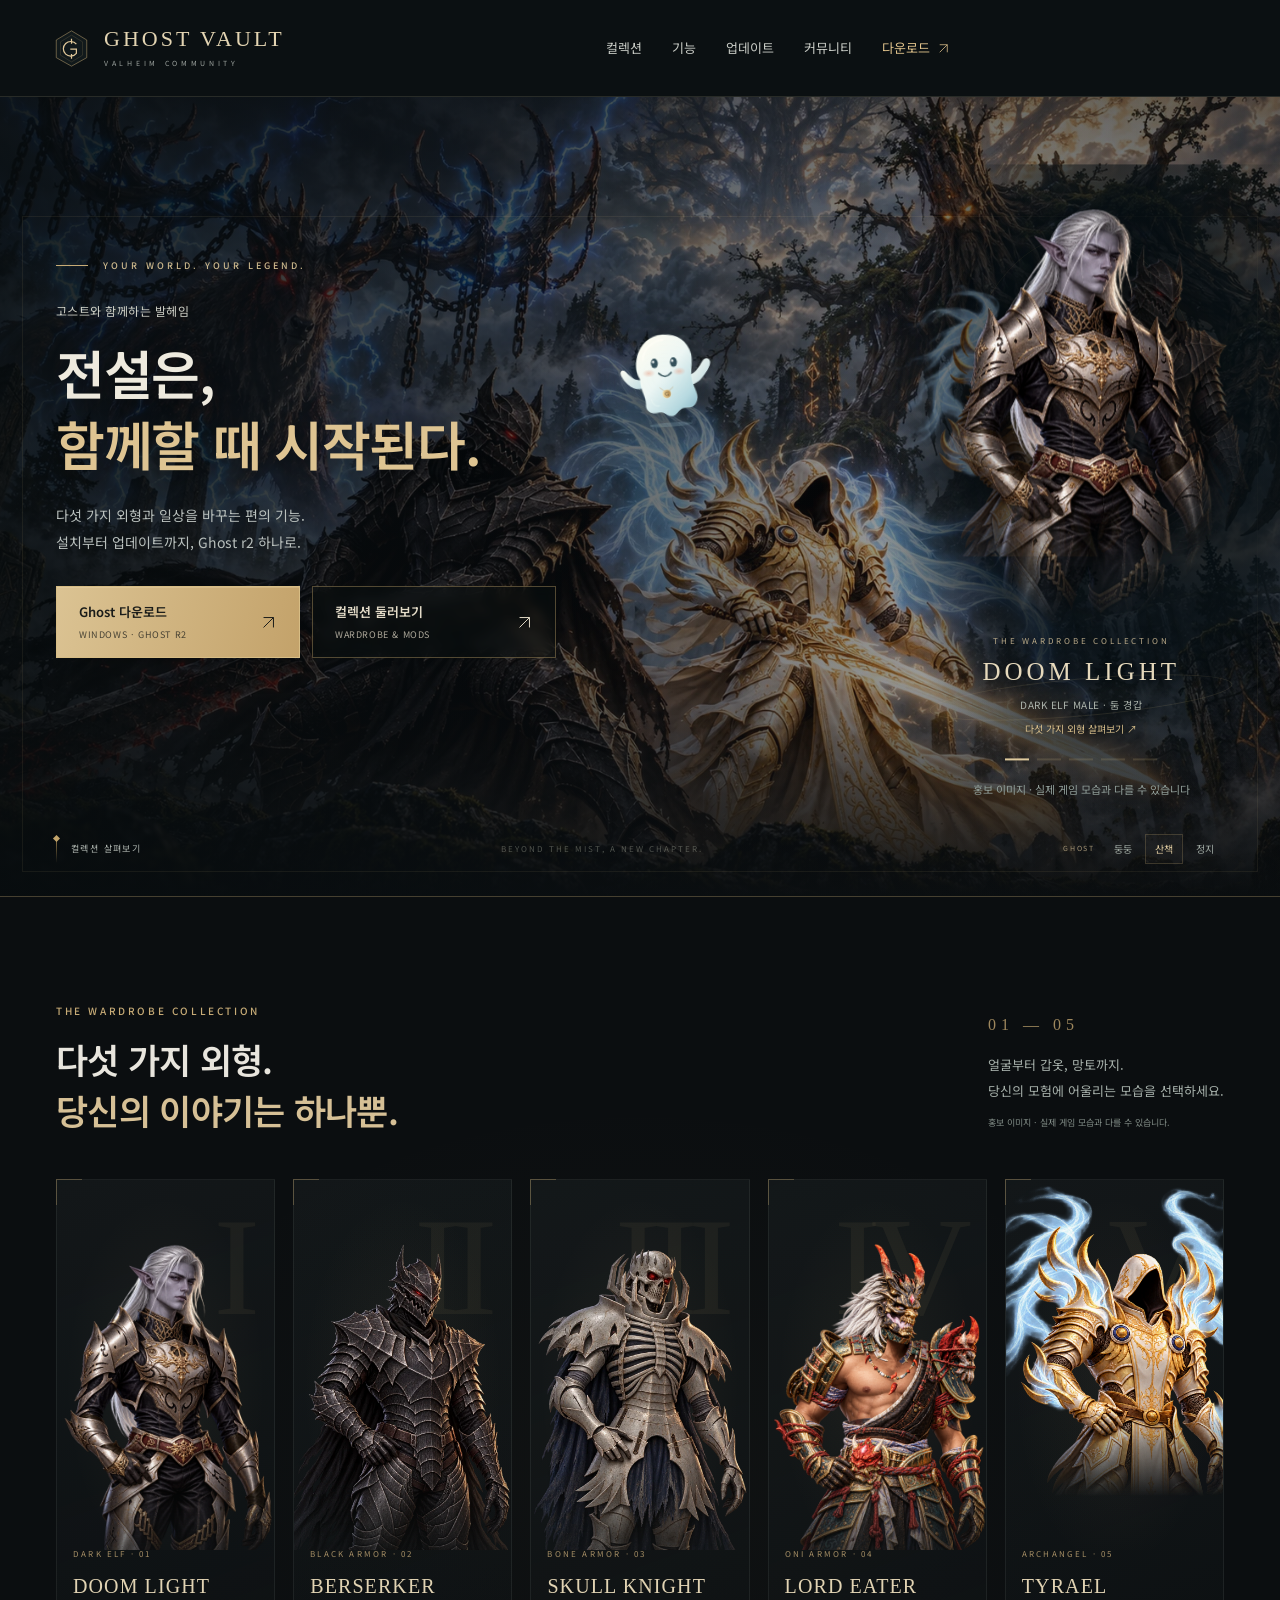
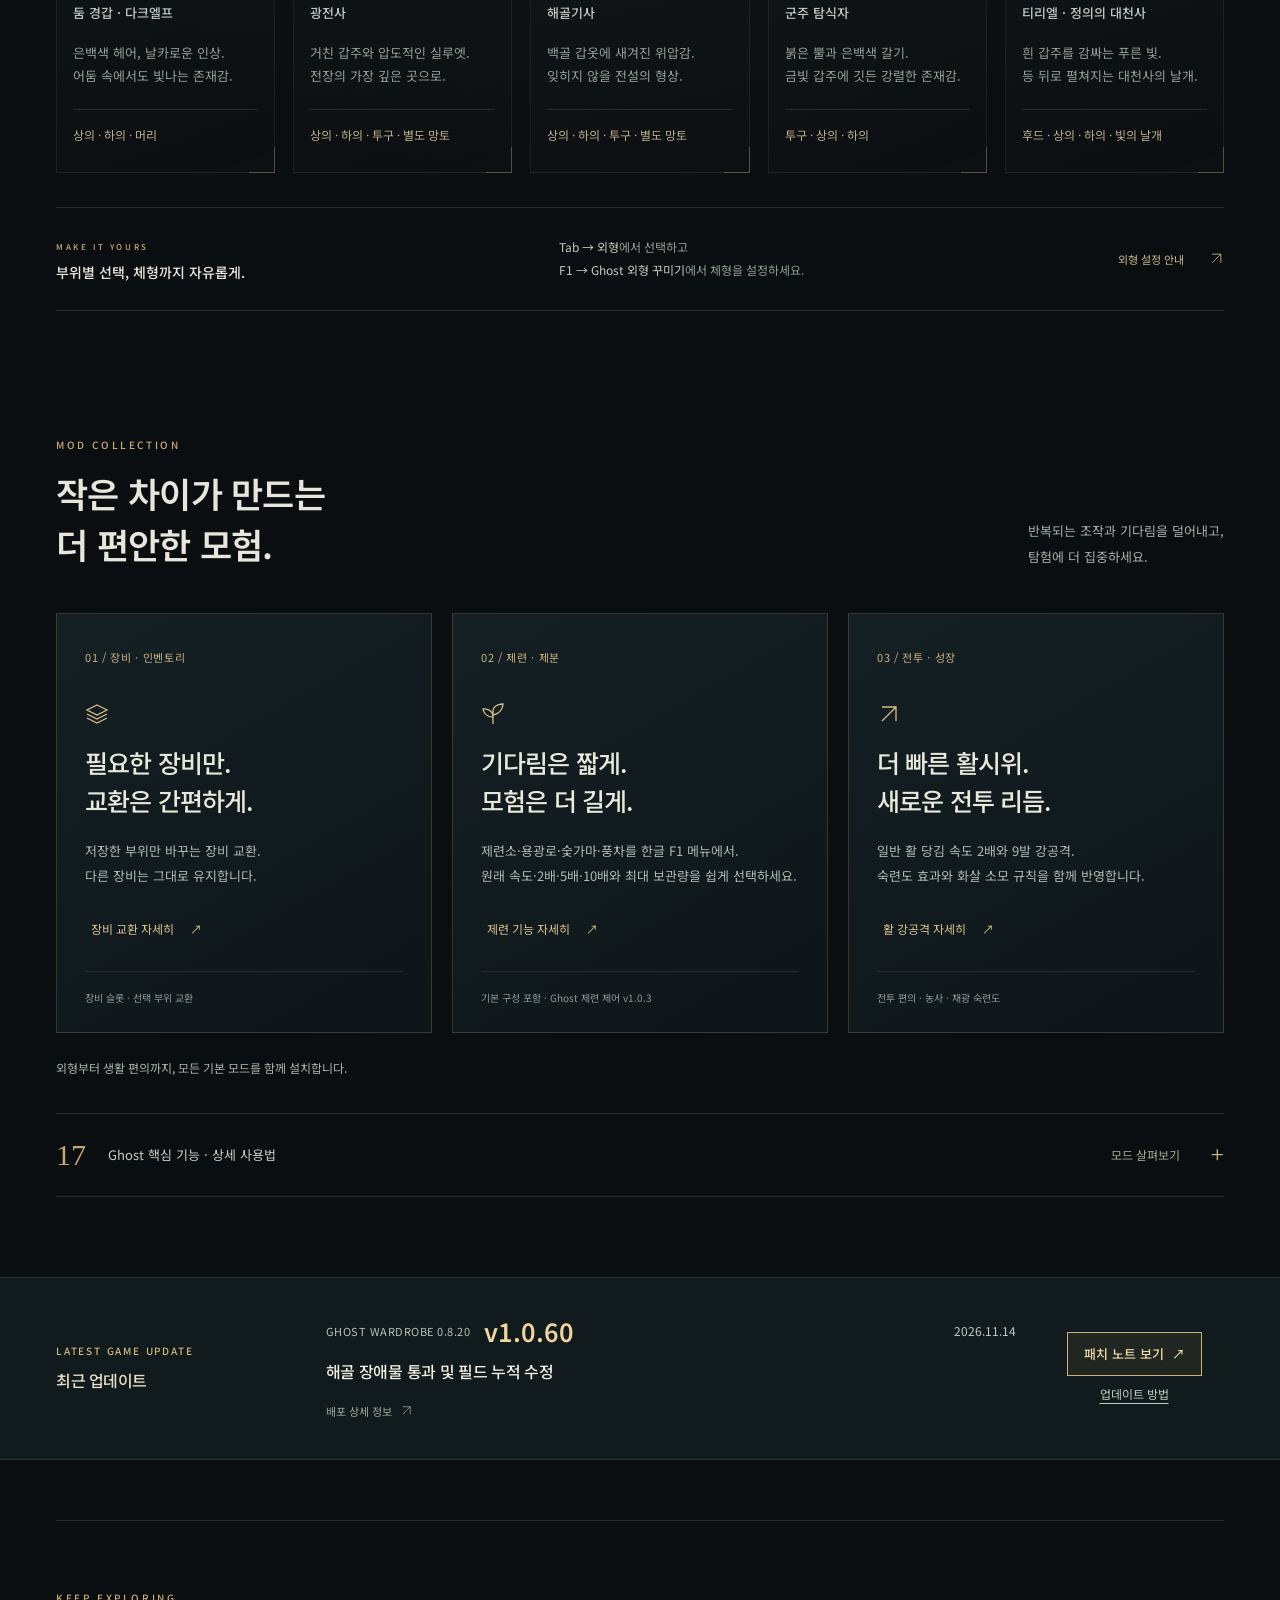
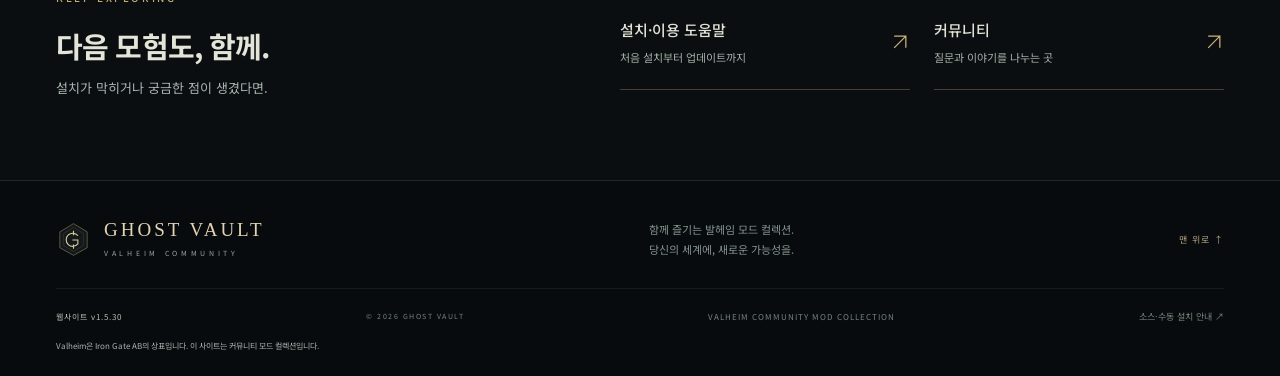
<file: docs/index.html>
<!doctype html>
<html lang="ko" translate="no">
<head>
<meta charset="utf-8"><meta name="google" content="notranslate"><meta name="viewport" content="width=device-width,initial-scale=1"><meta name="theme-color" content="#0b0e10">
<title>GHOST VAULT — 전설은, 함께할 때 시작된다.</title>
<meta name="description" content="고스트와 함께하는 발헤임. 다섯 가지 외형, 엄선한 편의 기능, 하나의 통합팩. Ghost r2로 당신의 모험을 시작하세요.">

<link rel="icon" href="assets/mark.svg" type="image/svg+xml"><script src="hero-backgrounds.js?v=1.0.0"></script>

<link rel="preload" href="assets/ghost-kr-sans-v2.woff" as="font" type="font/woff" crossorigin>
<link rel="stylesheet" href="motion.css?v=1.2.0"><link rel="stylesheet" href="style.css?v=1.2.0">
<!-- ghost-homepage-organized-v3 / ghost-homepage-royal-v4 / ghost-homepage-optimized-v1.2.0 -->
<script src="modules.js?v=1.5.31" defer></script><script src="app.js?v=1.5.0" defer></script><script src="motion.js?v=1.2.0" defer></script>
<link rel="stylesheet" href="wardrobe-five.css?v=1.4.20"><link rel="stylesheet" href="typography-ko-v3.css?v=1.4.20"><!-- ghost-history-style-v1 --><link rel="stylesheet" href="update-history.css?v=1.2.0"><!-- /ghost-history-style-v1 --><link rel="canonical" href="https://sukgicalm-lang.github.io/ghost-valheim-vault/"><link rel="stylesheet" href="site-layout.css?v=1.5.1"><link rel="stylesheet" href="hero-backgrounds.css?v=1.0.3"></head>
<body>
<a class="skip" href="#main">본문 바로가기</a><svg class="svg-defs" xmlns="http://www.w3.org/2000/svg" aria-hidden="true"><defs>
<symbol id="arrow" viewBox="0 0 24 24"><path d="M5 19 19 5M5 5h14v14"/></symbol>
<symbol id="download" viewBox="0 0 24 24"><path d="M12 3v12m-5-5 5 5 5-5M4 17v4h16v-4"/></symbol>
<symbol id="refresh" viewBox="0 0 24 24"><path d="M20 8a9 9 0 1 0 1 7M20 3v6h-6"/></symbol>
<symbol id="search" viewBox="0 0 24 24"><circle cx="10.5" cy="10.5" r="6.5"/><path d="m16 16 5 5"/></symbol>
<symbol id="shield" viewBox="0 0 24 24"><path d="m12 2 8 3v7c0 5-8 10-8 10S4 17 4 12V5l8-3Z"/><path d="m8 12 3 3 5-6"/></symbol>
<symbol id="layers" viewBox="0 0 24 24"><path d="m12 3 10 5-10 5L2 8l10-5Zm-10 9 10 5 10-5M2 16l10 5 10-5"/></symbol>
<symbol id="growth" viewBox="0 0 24 24"><path d="M12 22V9m0 6C3 15 2 7 2 7s10-1 10 8Zm0-6C12 2 22 2 22 2s0 9-10 11"/></symbol>
</defs></svg>
<header class="header"><div class="header-inner"><a class="brand" href="#main" aria-label="Ghost Vault 홈"><img src="assets/mark.svg" width="42" height="42" alt=""><span>GHOST VAULT<small>VALHEIM COMMUNITY</small></span></a><nav aria-label="주 메뉴"><a href="#wardrobe">컬렉션</a><a href="#collection">기능</a><a href="#release">업데이트</a><a id="ghost-board-link" href="https://ghost-valheim-board.nobleox7.chatgpt.site/">커뮤니티</a><a class="nav-download" href="install.html">다운로드 <svg aria-hidden="true"><use href="#arrow"/></svg></a></nav><button class="menu-toggle" aria-label="메뉴 열기" aria-expanded="false"><span></span><span></span></button></div></header>
<main id="main">
<section class="hero" aria-labelledby="hero-title" data-ghost-motion="wander">
<div class="hero-art" aria-hidden="true"></div><div class="hero-vignette" aria-hidden="true"></div>
<div class="ghost-companion" aria-hidden="true">
  <div class="companion-aura"></div>
  <svg class="ghost-mascot" viewBox="0 0 280 300" xmlns="http://www.w3.org/2000/svg">
   <defs><linearGradient id="ghost-pearl" x1=".15" y1="0" x2=".9" y2="1"><stop offset="0" stop-color="#fffdf1"/><stop offset=".46" stop-color="#edf6f4"/><stop offset=".82" stop-color="#b5d8df"/><stop offset="1" stop-color="#89b7c8"/></linearGradient><linearGradient id="ghost-hand" x1="0" y1="0" x2="1" y2="1"><stop stop-color="#fffdf4"/><stop offset="1" stop-color="#bad8df"/></linearGradient><radialGradient id="ghost-blush"><stop stop-color="#e9ae99" stop-opacity=".65"/><stop offset="1" stop-color="#e9ae99" stop-opacity="0"/></radialGradient><linearGradient id="ghost-gold"><stop stop-color="#f3dba4"/><stop offset="1" stop-color="#aa7d40"/></linearGradient></defs>
   <ellipse class="ghost-shadow" cx="145" cy="280" rx="58" ry="6" fill="#b7dce4" opacity=".18"/>
   <g class="ghost-body">
    <path d="M81 153C67 157 52 152 43 141 34 132 29 121 21 125 11 131 24 152 35 163 49 177 66 182 84 175Z" fill="url(#ghost-hand)"/>
    <path class="ghost-wave" d="M200 152C218 145 230 132 238 119 246 106 254 104 260 110 270 119 252 143 241 155 230 169 214 176 202 176Z" fill="url(#ghost-hand)"/>
    <path d="M69 151C59 133 59 111 65 92 75 57 103 35 137 35 178 34 205 57 212 92 216 115 206 137 210 164 213 187 230 207 216 226 204 244 189 232 176 239 164 246 161 257 148 257 135 257 130 242 116 245 95 250 78 240 81 221 83 202 69 185 69 151Z" fill="url(#ghost-pearl)" stroke="#e5f8f4" stroke-opacity=".4" stroke-width="1.5"/>
    <path d="M80 99C84 69 110 49 137 49" fill="none" stroke="#fffdf7" stroke-width="6" stroke-linecap="round" opacity=".7"/>
    <ellipse cx="94" cy="137" rx="18" ry="11" fill="url(#ghost-blush)"/><ellipse cx="177" cy="137" rx="18" ry="11" fill="url(#ghost-blush)"/>
    <g class="ghost-eye ghost-eye-left"><ellipse cx="111" cy="111" rx="9.5" ry="13" fill="#304c57"/><ellipse cx="108" cy="107" rx="3" ry="4" fill="#fff" opacity=".95"/></g>
    <g class="ghost-eye ghost-eye-right"><ellipse cx="163" cy="111" rx="9.5" ry="13" fill="#304c57"/><ellipse cx="160" cy="107" rx="3" ry="4" fill="#fff" opacity=".95"/></g>
    <path d="M121 139Q138 157 155 139" fill="none" stroke="#405b62" stroke-width="4" stroke-linecap="round"/>
    <path d="m121 178 18 15 19-15" fill="none" stroke="#b9955e" stroke-width="1.5" opacity=".8"/><circle cx="139" cy="196" r="11" fill="url(#ghost-gold)" stroke="#ffedc1" stroke-width="1"/><text x="139" y="201" text-anchor="middle" fill="#5a482c" font-family="Georgia,serif" font-size="15">G</text>
    <path d="M96 209c4 14 11 20 21 18" fill="none" stroke="#f7fff9" stroke-width="3" opacity=".35" stroke-linecap="round"/>
   </g>
  </svg>
  <span class="companion-caption">A LITTLE GHOST. A GREAT ADVENTURE.</span>
 </div>
<div class="hero-fireflies" aria-hidden="true"><i></i><i></i><i></i><i></i><i></i><i></i></div>
<div class="hero-content wrap"><div class="hero-text">
<div class="eyebrow hero-eyebrow"><span></span> YOUR WORLD. YOUR LEGEND.</div>
<p class="hero-prelude">고스트와 함께하는 발헤임</p>
<h1 id="hero-title">전설은,<br><em>함께할 때 시작된다.</em></h1>
<p class="hero-copy">다섯 가지 외형과 일상을 바꾸는 편의 기능.<br>설치부터 업데이트까지, Ghost r2 하나로.</p>
<div class="hero-actions"><a class="button gold" href="install.html"><span>Ghost 다운로드<small>WINDOWS · GHOST R2</small></span><svg aria-hidden="true"><use href="#arrow"/></svg></a><a class="button outline" href="#wardrobe"><span>컬렉션 둘러보기<small>WARDROBE &amp; MODS</small></span><svg aria-hidden="true"><use href="#arrow"/></svg></a></div>

</div>
<figure class="wardrobe-showcase" data-wardrobe-carousel aria-label="다섯 가지 외형 홍보 이미지. 6초마다 앞자리가 바뀝니다.">
 <svg class="svg-defs" aria-hidden="true" xmlns="http://www.w3.org/2000/svg"><defs><filter id="tyrael-soft-light" color-interpolation-filters="sRGB"><feComponentTransfer><feFuncA type="gamma" amplitude="1" exponent="2" offset="0"/></feComponentTransfer></filter></defs></svg>
 <div class="wardrobe-orbit" aria-hidden="true"></div>
 <div class="wardrobe-stage">
  <div class="wardrobe-portrait" data-character="doom" data-label="DOOM LIGHT" data-subtitle="DARK ELF MALE · 둠 경갑" data-slot="front"><img src="assets/doom-darkelf-v1.webp" width="1024" height="1536" alt="둠 경갑을 입은 다크엘프 남성" fetchpriority="high"></div>
  <div class="wardrobe-portrait" data-character="berserker" data-label="BERSERKER" data-subtitle="BLACK ARMOR · 광전사" data-slot="right"><img src="assets/wardrobe-berserker-v1.webp" width="768" height="1152" alt="검은 갑옷과 붉은 눈의 광전사" decoding="async"></div>
  <div class="wardrobe-portrait" data-character="skull" data-label="SKULL KNIGHT" data-subtitle="BONE ARMOR · 해골기사" data-slot="back-right"><img src="assets/wardrobe-skullknight-v1.webp" width="768" height="1152" alt="백골 갑옷과 붉은 눈의 해골기사" decoding="async"></div>
  <div class="wardrobe-portrait" data-character="lordeater" data-label="LORD EATER" data-subtitle="ONI ARMOR · 군주 탐식자" data-slot="back-left"><img src="assets/wardrobe-lordeater-v1.webp" width="1024" height="1536" alt="붉은 뿔과 흰 갈기, 금빛 청록 갑옷의 군주 탐식자" decoding="async"></div>
  <div class="wardrobe-portrait" data-character="tyrael" data-label="TYRAEL" data-subtitle="ARCHANGEL · 티리엘" data-slot="left"><img src="assets/wardrobe-tyrael-portrait-v7.webp" width="1254" height="1254" alt="흰색과 금색 갑옷에 빛의 날개를 펼친 티리엘" decoding="async"></div>
 </div>
 <figcaption><span class="wardrobe-kicker">THE WARDROBE COLLECTION</span><strong data-wardrobe-name>DOOM LIGHT</strong><span data-wardrobe-subtitle>DARK ELF MALE · 둠 경갑</span><a href="#wardrobe">다섯 가지 외형 살펴보기 <span aria-hidden="true">↗</span></a><span class="wardrobe-dots" role="group" aria-label="외형 선택"><button type="button" data-wardrobe-index="0" aria-label="둠 경갑 보기" aria-pressed="true"></button><button type="button" data-wardrobe-index="1" aria-label="광전사 보기" aria-pressed="false"></button><button type="button" data-wardrobe-index="2" aria-label="해골기사 보기" aria-pressed="false"></button><button type="button" data-wardrobe-index="3" aria-label="군주 탐식자 보기" aria-pressed="false"></button><button type="button" data-wardrobe-index="4" aria-label="티리엘 정의의 대천사 보기" aria-pressed="false"></button></span><small>홍보 이미지 · 실제 게임 모습과 다를 수 있습니다</small></figcaption>
</figure>
</div>
<div class="hero-bottom wrap"><a class="scroll-cue" href="#wardrobe"><span class="scroll-line"></span>컬렉션 살펴보기</a><span class="world-caption">BEYOND THE MIST, A NEW CHAPTER.</span><div class="motion-switch" role="group" aria-label="메인 캐릭터 움직임"><span>GHOST</span><div><button data-motion="float" aria-pressed="false" title="제자리에서 둥둥 떠 있기">둥둥</button><button data-motion="wander" aria-pressed="true" title="풍경 안에서 천천히 산책하기">산책</button><button data-motion="still" aria-pressed="false" title="유령과 외형 컬렉션의 움직임 정지">정지</button></div></div></div>
</section>
<section id="wardrobe" class="wardrobe-section wrap section-space" aria-labelledby="wardrobe-title">
<div class="section-heading"><div><div class="eyebrow">THE WARDROBE COLLECTION</div><h2 id="wardrobe-title">다섯 가지 외형.<br><em>당신의 이야기는 하나뿐.</em></h2></div><div class="section-intro"><span class="chapter-index" aria-hidden="true">01 — 05</span><p>얼굴부터 갑옷, 망토까지.<br>당신의 모험에 어울리는 모습을 선택하세요.</p><span class="art-note">홍보 이미지 · 실제 게임 모습과 다를 수 있습니다.</span></div></div>
<div class="wardrobe-cards">
<article class="look-card"><div class="look-art"><span class="look-watermark" aria-hidden="true">I</span><img src="assets/doom-darkelf-v1.webp" alt="둠 경갑을 입은 은백색 머리의 다크엘프 남성" width="1024" height="1536" loading="lazy"></div><div class="look-text"><span class="look-no">DARK ELF · 01</span><h3>DOOM LIGHT</h3><h4>둠 경갑 · 다크엘프</h4><p>은백색 헤어, 날카로운 인상.<br>어둠 속에서도 빛나는 존재감.</p><span class="look-parts">상의 · 하의 · 머리</span></div></article>
<article class="look-card"><div class="look-art"><span class="look-watermark" aria-hidden="true">II</span><img src="assets/wardrobe-berserker-v1.webp" alt="검은 갑주와 붉은 눈의 광전사" width="768" height="1152" loading="lazy"></div><div class="look-text"><span class="look-no">BLACK ARMOR · 02</span><h3>BERSERKER</h3><h4>광전사</h4><p>거친 갑주와 압도적인 실루엣.<br>전장의 가장 깊은 곳으로.</p><span class="look-parts">상의 · 하의 · 투구 · 별도 망토</span></div></article>
<article class="look-card"><div class="look-art"><span class="look-watermark" aria-hidden="true">III</span><img src="assets/wardrobe-skullknight-v1.webp" alt="백골 갑옷과 해골 투구의 해골기사" width="768" height="1152" loading="lazy"></div><div class="look-text"><span class="look-no">BONE ARMOR · 03</span><h3>SKULL KNIGHT</h3><h4>해골기사</h4><p>백골 갑옷에 새겨진 위압감.<br>잊히지 않을 전설의 형상.</p><span class="look-parts">상의 · 하의 · 투구 · 별도 망토</span></div></article>
<article class="look-card"><div class="look-art"><span class="look-watermark" aria-hidden="true">IV</span><img src="assets/wardrobe-lordeater-v1.webp" alt="붉은 뿔과 흰 갈기, 금빛 청록 갑옷의 군주 탐식자" width="1024" height="1536" loading="lazy"></div><div class="look-text"><span class="look-no">ONI ARMOR · 04</span><h3>LORD EATER</h3><h4>군주 탐식자</h4><p>붉은 뿔과 은백색 갈기.<br>금빛 갑주에 깃든 강렬한 존재감.</p><span class="look-parts">투구 · 상의 · 하의</span></div></article>
<article class="look-card" data-look="tyrael"><div class="look-art"><span class="look-watermark" aria-hidden="true">V</span><img src="assets/wardrobe-tyrael-portrait-v7.webp" alt="빛의 날개와 흰색 금빛 갑옷의 티리엘" width="1254" height="1254" loading="lazy"></div><div class="look-text"><span class="look-no">ARCHANGEL · 05</span><h3>TYRAEL</h3><h4>티리엘 · 정의의 대천사</h4><p>흰 갑주를 감싸는 푸른 빛.<br>등 뒤로 펼쳐지는 대천사의 날개.</p><span class="look-parts">후드 · 상의 · 하의 · 빛의 날개</span></div></article>
</div>
<div class="wardrobe-options"><div><span class="micro-label">MAKE IT YOURS</span><strong>부위별 선택, 체형까지 자유롭게.</strong></div><p><b>Tab → 외형</b>에서 선택하고<br><b>F1 → Ghost 외형 꾸미기</b>에서 체형을 설정하세요.</p><details class="help-details"><summary>외형 설정 안내 <svg aria-hidden="true"><use href="#arrow"/></svg></summary><div><p>의상에 맞출 체형에서 발헤임 체형 또는 원작 체형을 선택합니다. 둠 경갑은 원작 비율을 유지합니다.</p><p>둠 머리는 얼굴·귀·헤어를 함께 표시합니다. 해제하면 기존 얼굴·헤어로 돌아옵니다. 광전사·해골기사 망토는 망토 부위에서 따로 선택하세요. 둠·군주 탐식자에는 별도 망토가 없습니다. 티리엘 빛의 날개는 망토 외형에서 별도로 선택합니다. 티리엘 장갑은 상의, 장화는 하의에 포함됩니다.</p><p>광전사·해골기사 망토 움직임에서 망토가 움직일지 선택합니다. 원작 체형은 원작 비율을 유지하고 전체 키를 게임 크기에 맞춥니다. 한 부위를 해제해도 다른 부위는 유지됩니다.</p><p>티리엘 어깨·팔은 고체 표면 대신 반투명한 불길로 표현합니다. F1 → Ghost 외형 꾸미기 → 티리엘 옷의 빛에서 움직임·속도·밝기를 조절합니다. 빛의 날개는 Tab → 외형 → 망토에서 선택하고, 티리엘 날개에서 움직임·크기·빛 농도를 조절합니다. 크기는 배수, 빛 농도는 퍼센트로 표시합니다. 원작 느낌을 목표로 한 발헤임용 근사 표현입니다.</p><p>실제 장비 능력치는 유지합니다. 친구도 같은 통합팩 버전으로 맞춰 주세요.</p></div></details></div>
</section>
<section id="collection" class="collection wrap section-space" aria-labelledby="collection-title"><div class="section-heading"><div><div class="eyebrow">MOD COLLECTION</div><h2 id="collection-title">작은 차이가 만드는<br>더 편안한 모험.</h2></div><p>반복되는 조작과 기다림을 덜어내고,<br>탐험에 더 집중하세요.</p></div><div class="experience-grid">
<article class="experience-card"><span class="experience-label">01 / 장비 · 인벤토리</span><svg class="experience-icon" aria-hidden="true"><use href="#layers"/></svg><h3>필요한 장비만.<br>교환은 간편하게.</h3><p>저장한 부위만 바꾸는 장비 교환.<br>다른 장비는 그대로 유지합니다.</p><button class="text-link" type="button" data-module="AzuExtendedPlayerInventory">장비 교환 자세히 <span aria-hidden="true">↗</span></button><span class="experience-meta">장비 슬롯 · 선택 부위 교환</span></article>
<!-- GHOST-SMELTER-BEGIN -->
<article id="ghost-smelter" class="experience-card">
<span class="experience-label">02 / 제련 · 제분</span><svg class="experience-icon" aria-hidden="true"><use href="#growth"/></svg>
<h3>기다림은 짧게.<br>모험은 더 길게.</h3>
<p>제련소·용광로·숯가마·풍차를 한글 F1 메뉴에서.<br>원래 속도·2배·5배·10배와 최대 보관량을 쉽게 선택하세요.</p>
<button class="text-link" type="button" data-module="GhostSmelterControl">제련 기능 자세히 <span aria-hidden="true">↗</span></button>
<span class="experience-meta">기본 구성 포함 · Ghost 제련 제어 v1.0.3</span>
</article>
<!-- GHOST-SMELTER-END -->
<article class="experience-card"><span class="experience-label">03 / 전투 · 성장</span><svg class="experience-icon" aria-hidden="true"><use href="#arrow"/></svg><h3>더 빠른 활시위.<br>새로운 전투 리듬.</h3><p>일반 활 당김 속도 2배와 9발 강공격.<br>숙련도 효과와 화살 소모 규칙을 함께 반영합니다.</p><button class="text-link" type="button" data-module="GhostBowSkill">활 강공격 자세히 <span aria-hidden="true">↗</span></button><span class="experience-meta">전투 편의 · 농사 · 채광 숙련도</span></article>
</div><p class="collection-note">외형부터 생활 편의까지, 모든 기본 모드를 함께 설치합니다.</p><details class="catalog-disclosure"><summary><span><b>15</b> Ghost 핵심 기능 · 상세 사용법</span><span class="disclosure-hint">모드 살펴보기 <i aria-hidden="true">+</i></span></summary><div class="catalog-body"><div class="catalog-toolbar"><div class="filters" role="group" aria-label="모드 분류"><button class="selected" data-filter="all" aria-pressed="true">전체 <span>15</span></button><button data-filter="inventory" aria-pressed="false">인벤토리</button><button data-filter="skills" aria-pressed="false">숙련·성장</button><button data-filter="life" aria-pressed="false">생활 편의</button><button data-filter="world" aria-pressed="false">월드</button></div><label class="search-box"><svg aria-hidden="true"><use href="#search"/></svg><input id="module-search" type="search" aria-label="모드 이름이나 기능 검색" placeholder="모드 이름이나 기능 검색"></label></div><div class="catalog-labels" aria-hidden="true"><span>모드</span><span>주요 기능</span><span>분류</span><span></span></div><div id="module-list"></div><div class="catalog-footer"><p id="search-result" aria-live="polite">전체 15개 중 15개 표시</p><span>THE DETAILS MAKE THE DIFFERENCE.</span></div></div></details></section>
<section id="release" class="release-clean" aria-labelledby="release-title"><div class="release-inner wrap"><div class="release-heading"><span class="eyebrow">LATEST GAME UPDATE</span><h2 id="release-title">최근 업데이트</h2></div><div class="release-summary"><div class="release-meta"><span class="release-tag" data-wardrobe-version>GHOST WARDROBE 0.8.20</span><strong data-release-version>v1.0.60</strong><time data-release-date datetime="2026-11-14">2026.11.14</time></div><h3 data-release-title>해골 장애물 통과 및 필드 누적 수정</h3><p id="release-notes">해골 장애물 통과 및 필드 누적 수정</p></div><div class="release-actions"><button type="button" class="ghost-history-open" data-update-history aria-haspopup="dialog" aria-controls="ghost-update-history">패치 노트 보기 <span aria-hidden="true">↗</span></button><a class="release-update-link" href="install.html#updates">업데이트 방법</a></div><details class="release-extra"><summary>배포 상세 정보 <svg aria-hidden="true"><use href="#arrow"/></svg></summary><div class="release-extra-content"><span data-release-size>505.54 MiB · ZIP</span><p class="release-status" id="release-status" role="status">최신 배포 정보입니다. 설치 버전은 Ghost r2에서 확인하세요.</p><div class="release-links"><button id="check-release" class="text-link">최신 버전 확인 <svg aria-hidden="true"><use href="#refresh"/></svg></button><a class="text-link" href="install.html#manual-downloads">수동 설치 안내 <svg aria-hidden="true"><use href="#arrow"/></svg></a><button class="text-link" id="copy-hash">검증 코드 복사 <svg aria-hidden="true"><use href="#shield"/></svg></button></div><span class="hash-label">SHA-256 <code id="release-hash">5832135d…908e0407</code></span></div></details></div></section>
<section id="support" class="home-support wrap" aria-labelledby="support-title"><div><span class="eyebrow">KEEP EXPLORING</span><h2 id="support-title">다음 모험도, 함께.</h2><p>설치가 막히거나 궁금한 점이 생겼다면.</p></div><div class="support-links"><a href="install.html#help"><span><strong>설치·이용 도움말</strong><small>처음 설치부터 업데이트까지</small></span><svg aria-hidden="true"><use href="#arrow"/></svg></a><a href="https://ghost-valheim-board.nobleox7.chatgpt.site/"><span><strong>커뮤니티</strong><small>질문과 이야기를 나누는 곳</small></span><svg aria-hidden="true"><use href="#arrow"/></svg></a></div></section>
</main>
<footer class="footer"><div class="wrap"><div class="footer-top"><a class="brand" href="#main" aria-label="Ghost Vault 홈"><img src="assets/mark.svg" width="42" height="42" alt=""><span>GHOST VAULT<small>VALHEIM COMMUNITY</small></span></a><p>함께 즐기는 발헤임 모드 컬렉션.<br>당신의 세계에, 새로운 가능성을.</p><a class="back-top" href="#main">맨 위로 ↑</a></div><div class="footer-bottom"><span class="polish-site-version">웹사이트 v1.5.30</span><span>© 2026 GHOST VAULT</span><span>VALHEIM COMMUNITY MOD COLLECTION</span><a href="install.html#manual-downloads">소스·수동 설치 안내 ↗</a></div><p class="ownership-note">Valheim은 Iron Gate AB의 상표입니다. 이 사이트는 커뮤니티 모드 컬렉션입니다.</p></div></footer>

<dialog id="module-dialog" aria-labelledby="module-detail-title"><div class="dialog-top"><span class="eyebrow">INSIDE THE COLLECTION</span><button class="close" aria-label="닫기">×</button></div><div id="module-detail"></div></dialog><div class="toast" role="status" aria-live="polite"></div>
<script id="ghost-release-default" type="application/json">{"version":"1.0.60","date":"2026-11-14","file":"downloads/Ghost-GhostValheimSuite-1.0.60.zip","bytes":530094868,"sha256":"5832135d9de40d4eb32596dff08f4830ebb30ae10f1b22d1a7128aee908e0407","appIntegration":true,"dependencies":["denikson-BepInExPack_Valheim-5.4.2351","ValheimModding-JsonDotNET-13.0.4","shudnal-ConfigurationManager-1.1.25","Ghost-GhostSmelterControl-1.0.3"],"notes":"해골 장애물 통과 및 필드 누적 수정","downloadUrl":"https://github.com/sukgicalm-lang/ghost-valheim-vault/releases/download/suite-1.0.60/Ghost-GhostValheimSuite-1.0.60.zip"}</script>
<script defer src="wardrobe-carousel.js?v=1.4.20"></script>
<!-- ghost-history-dialog-v1 --><dialog id="ghost-update-history" aria-labelledby="ghost-history-title" aria-describedby="ghost-history-intro">
 <div class="gh-header"><div class="gh-top"><div><div class="gh-eyebrow">UPDATE CENTER</div><h2 id="ghost-history-title">업데이트 센터</h2></div><button type="button" data-history-close aria-label="업데이트 센터 닫기" autofocus>×</button></div>
 <div class="gh-tabs" role="tablist" aria-label="패치 분류">
  <button type="button" role="tab" id="gh-tab-mods" data-history-kind="mods" aria-selected="true" aria-controls="gh-records">게임 업데이트 <span data-tab-count></span></button>
  <button type="button" role="tab" id="gh-tab-r2" data-history-kind="r2" aria-selected="false" aria-controls="gh-records" tabindex="-1">런처 업데이트 <span data-tab-count></span></button>
  <button type="button" role="tab" id="gh-tab-site" data-history-kind="site" aria-selected="false" aria-controls="gh-records" tabindex="-1">서비스 소식 <span data-tab-count></span></button>
 </div></div>
 <div class="gh-intro" id="ghost-history-intro"><span data-history-count></span><p data-history-status role="status">최신 소식부터 확인하세요.</p></div>
 <div id="gh-records" role="tabpanel" aria-labelledby="gh-tab-mods" data-history-list></div>
 <div class="gh-footer">설치된 통합팩 버전은 Ghost r2에서 확인할 수 있습니다.</div>
</dialog>
<script id="ghost-update-history-data" type="application/json">{"siteUpdates":[{"id":"module:GhostSmelterControl:1.0.3","kind":"module","component":"GhostSmelterControl","version":"1.0.3","date":"2026-10-31","title":"Ghost F1 설정을 한글 이름·버튼·설명으로 정리","changes":["한글 설정의 선택 버튼과 직접 입력 기능이 실제 F1 구조에서도 연결되도록 보완했습니다.","생산 속도를 원래 속도·2배·5배·10배로 선택하고 현재 배수를 표시합니다. 최대 보관량은 개수로 설명합니다.","Ghost 외형·생활·성장과 지도 순간이동의 설정 40개를 한글로 정리했습니다. 발효는 분, 경험치·외형 크기는 배수, 날개 빛 농도는 퍼센트입니다.","설명을 각 항목 아래에도 표시합니다. 현재 미사용인 이전 설정과 조절 항목 없는 고정 활 기능도 명확히 안내합니다.","기존 개인 설정과 게임 동작을 유지합니다. 풍차의 바람 영향도 그대로입니다."],"notes":["게임을 종료하고 Ghost 런처를 다시 열면 자동으로 준비합니다. 런처 재설치나 통합팩 재다운로드는 필요하지 않습니다."]},{"id":"module:GhostLineageMusic:1.0.1","kind":"module","component":"GhostLineageMusic","version":"1.0.1","date":"2026-11-14","title":"리니지 II 배경음악 재생 오류 수정","changes":["발헤임이 일부 Ogg 파일을 읽지 못해 기본 음악이 재생되던 경로를 수정했습니다. 모드에서 Ogg를 직접 디코딩해 재생합니다."],"notes":["음악 모드와 음원은 각 PC의 프로필에 별도로 설치합니다. 통합팩 자동 업데이트와 별도로 적용됩니다."]},{"id":"module:GhostLineageMusic:1.0.0","kind":"module","component":"GhostLineageMusic","version":"1.0.0","date":"2026-11-14","title":"리니지 II 상황별 배경음악 추가","changes":["등록한 침대에서 수평 거리 100m 이내는 마을곡, 바깥이나 침대 미등록 시에는 필드곡을 재생합니다.","전투 중에는 전투곡을 우선 재생하고, 전투가 끝나면 위치에 맞는 음악으로 돌아갑니다.","각 목록의 곡을 섞어 재생합니다. 발헤임 음악 볼륨과 모드 볼륨 설정을 함께 적용합니다."],"notes":["개별 프로필에 설치하는 음악 모드입니다. 로컬에 준비한 음원을 사용하며, 음원과 모드는 통합팩 자동 업데이트에 포함되지 않습니다."]},{"id":"launcher:1.0.15","kind":"launcher","component":"launcher","version":"1.0.15","date":"2026-11-12","title":"HotbarSwitch 등 꺼 둔 모드의 설정 유지","changes":["기본 구성에 포함된 모드도 사용자가 끄면 다시 켤 때까지 꺼진 상태를 유지합니다.","자동 업데이트는 켜 둔 모드에 적용합니다. 꺼 둔 모드는 직접 업데이트해도 꺼진 상태를 유지합니다.","런처에서 프로필을 열 때 확인하고, 이후 정기 확인 간격은 5분입니다."]},{"id":"launcher:1.0.14","kind":"launcher","component":"launcher","version":"1.0.14","date":"2026-11-02","title":"고스트 구버전 중복 정리의 실제 런처 파일 검증 수정","changes":["1.0.13에서 DLL을 문자열로 읽어 중복 파일 검증이 일치하지 않던 문제를 수정했습니다.","실제 런처의 파일 전달 경로에서도 DLL 원본 바이트를 보존해 확인하도록 변경했습니다.","이미 최신인 통합팩에서도 확인된 구버전 고스트 파일을 백업 후 자동 정리합니다.","실제 화면·preload·내부 파일 처리 코드를 연결한 회귀 검사를 추가했습니다."],"notes":["통합팩·다른 모드·개인 설정·세이브와 기존 정리 안전 조건을 유지합니다.","게임과 런처를 완전히 종료 후 다시 실행하면 런처가 자동 업데이트됩니다."]},{"id":"launcher:1.0.13","kind":"launcher","component":"launcher","version":"1.0.13","date":"2026-11-02","title":"통합 전 고스트 모드 중복 파일 자동 정리","changes":["통합팩이 이미 최신인 기존 프로필도 구버전 고스트 중복 파일을 자동으로 확인합니다.","고스트 보우 시험판 0.1.0~0.1.2, 초기 강공격·활 당김·고스트 기본 조정의 확인된 배포 파일만 정리합니다.","통합팩 안의 정상 대체 파일을 SHA-256으로 확인하고, 원본을 GhostBackups에 검증 백업한 뒤 게임의 로딩 경로에서 제거합니다.","게임·다른 모드 관리자가 실행 중이거나 프로필이 바뀌면 작업을 중단하고 다음 검사에서 다시 시도합니다."],"notes":["직접 추가한 다른 모드, 설정, 세이브와 알 수 없는 수정 파일은 유지합니다.","Ghost r2 1.0.12는 완전히 종료 후 다시 실행하면 런처 자동 업데이트를 받습니다."]},{"id":"setup:2","kind":"setup","component":"setup","version":"1.5.7","date":"2026-10-31","title":"WoWArmors를 기본 구성에서 제외 · 필수 모드 28개","changes":["Ghost 외형과 필수 기능에서 사용하지 않는 WoWArmors를 자동 설치 대상에서 제외했습니다.","기존 런처가 새 구성 정보를 받아 28개 필수 모드만 준비합니다. 런처 재설치는 필요하지 않습니다.","와우 장비를 사용하지 않는 이용자는 Installed에서 WoWArmors를 펼쳐 Uninstall로 삭제할 수 있습니다. 이후 자동 준비에서 다시 설치하지 않습니다."],"notes":["WoWArmors는 별도 능력치가 있는 장비를 추가하는 모드입니다. 해당 장비의 보존을 위해 기존 설치분을 강제 삭제하지 않습니다. Ghost의 다섯 외형과 기존 제련·생활·전투 기능은 유지합니다."]},{"id":"module:GhostSmelterControl:1.0.2","kind":"module","component":"GhostSmelterControl","version":"1.0.2","date":"2026-10-31","title":"Ghost F1 설정을 한글 이름·버튼·설명으로 정리","changes":["생산 속도를 원래 속도·2배·5배·10배로 선택하고 현재 배수를 표시합니다. 최대 보관량은 개수로 설명합니다.","Ghost 외형·생활·성장과 지도 순간이동의 설정 40개를 한글로 정리했습니다. 발효는 분, 경험치·외형 크기는 배수, 날개 빛 농도는 퍼센트입니다.","설명을 각 항목 아래에도 표시합니다. 현재 미사용인 이전 설정과 조절 항목 없는 고정 활 기능도 명확히 안내합니다.","기존 개인 설정과 게임 동작을 유지합니다. 풍차의 바람 영향도 그대로입니다."],"notes":["게임을 종료하고 Ghost 런처를 다시 열면 자동으로 준비합니다. 런처 재설치나 통합팩 재다운로드는 필요하지 않습니다."]},{"id":"module:GhostSmelterControl:1.0.1","kind":"module","component":"GhostSmelterControl","version":"1.0.1","date":"2026-10-31","title":"풍차 처리 시간·보리 투입량 F1 설정 추가","changes":["Ghost 제련 제어에 풍차를 추가했습니다. Windmill의 Seconds와 Barley 설정으로 기준 처리 시간과 보리 한도를 조절합니다.","새 기본값은 기준 1초·보리 100개입니다. 바람 세기·가림과 생산물 묶음 배출 방식은 유지합니다.","기존 제련소·용광로·숯가마의 F1 설정과 다른 Ghost 게임 DLL은 유지합니다."],"notes":["게임을 종료하고 Ghost 런처를 열면 독립 모드 1.0.1을 자동으로 준비합니다. 런처 재설치는 필요하지 않습니다."]},{"id":"launcher:1.0.12","kind":"launcher","component":"launcher","version":"1.0.12","date":"2026-10-31","title":"모드 목록 스크롤·창 크기 저장 처리 개선","changes":["자동 준비 안내 아래 모드 목록이 화면 밖으로 잘려 휠 스크롤이 되지 않던 높이 제한 오류를 수정했습니다.","설치된 모드와 온라인 목록이 창 크기에 맞춰 스크롤되도록 화면 배치를 보완했습니다.","창 크기 저장과 실행 중인 프로그램 확인을 비동기로 처리해 화면 처리를 막는 작업을 줄였습니다.","창 크기 저장 순서와 종료 시 최종 상태 저장을 보완했습니다."],"notes":["필수 모드 29개와 게임 모드 DLL·설정은 변경하지 않았습니다.","1.0.11은 런처를 다시 실행하면 자동 업데이트됩니다. 이전 버전은 홈페이지의 설치 파일로 교체할 수 있습니다."]},{"id":"launcher:1.0.11","kind":"launcher","component":"launcher","version":"1.0.11","date":"2026-10-31","title":"단일 실행 파일 설치·Windows 자동 업데이트 오류 수정","changes":["홈페이지의 기본 다운로드를 압축 해제가 필요 없는 Windows 설치 EXE로 통일했습니다.","설치 파일을 실행하면 기존 런처를 교체하고 자동으로 실행합니다. 기존 프로필과 모드 설정은 유지합니다.","Windows 기본 PowerShell 실행 실패와 런처 종료 시 교체 도구까지 종료되던 문제를 해결하도록 독립 실행 도구로 교체했습니다.","필수 모드 29개 자동 준비를 유지하며 실제 Windows에서 런처 종료 후 교체·재실행 과정을 검사합니다."],"notes":["1.0.10 이하는 홈페이지에서 이번 한 번 새 설치 파일을 실행해 교체하세요. 1.0.11부터 이후 런처 업데이트는 실행 시 자동 적용됩니다."]},{"id":"launcher:1.0.10","kind":"launcher","component":"launcher","version":"1.0.10","date":"2026-10-31","title":"새 프로필에서 필수 모드 자동 설치가 시작되지 않던 문제 수정","changes":["런처 설치 후 모드 목록이 비어 있던 자동 준비 시작 연결을 수정했습니다.","필수 모드 설치 계획과 설치 대상 확인·실패 처리·설정 보존 처리를 배포본에 포함했습니다.","배포 파일 검사에 실제 관리자 화면의 자동 준비 연결 확인을 추가했습니다."],"notes":["1.0.7 이상은 런처를 완전히 종료한 뒤 다시 실행하면 업데이트됩니다. 개별 모드 ZIP을 받을 필요가 없습니다."]},{"id":"launcher:1.0.9","kind":"launcher","component":"launcher","version":"1.0.9","date":"2026-10-31","title":"필수 모드 자동 준비 중 프로필 전환 차단 보완","changes":["필수 모드를 설치하는 동안 게임·프로필 전환과 프로필 내보내기 버튼을 잠가 설치 대상이 바뀌지 않게 했습니다.","필수 모드 29개 자동 설치·업데이트·누락 복구와 설치 완료 후 게임 실행 흐름을 유지합니다."],"notes":["1.0.7 이상 런처는 다시 실행하면 자동 업데이트됩니다. 게임 모드 DLL과 필수 구성 버전은 변경하지 않았습니다."]},{"id":"launcher:1.0.8","kind":"launcher","component":"launcher","version":"1.0.8","date":"2026-10-31","title":"런처 하나로 필수 모드 29개 자동 준비","changes":["런처를 열면 Valheim의 마지막 사용 프로필을 열고, 처음에는 Default 프로필을 준비합니다.","공식 필수 모드 29개를 자동 설치하고, 누락·비활성화된 패키지를 복구합니다. Ghost 통합팩과 제련 제어의 새 배포도 자동 적용합니다.","설치 진행·대기·실패 원인과 준비 완료를 표시하고, 필수 구성이 준비된 뒤 모드를 적용해 게임을 실행합니다.","외부 모드는 확인된 배포 버전을 기준으로 내려받으며, 파일 크기와 SHA-256을 검증합니다. 준비된 패키지는 다시 받지 않습니다.","홈페이지는 런처 다운로드 중심으로 안내하고, 개별 ZIP은 비상 복구에만 사용하도록 정리했습니다."],"notes":["1.0.7 사용자는 런처를 열면 자동 업데이트됩니다. 1.0.6 이하는 처음 한 번 새 런처 설치가 필요합니다.","개인 설정값은 자동으로 동기화하지 않습니다. 게임이 실행 중이면 설치를 기다립니다."]},{"id":"launcher:1.0.7","kind":"launcher","component":"launcher","version":"1.0.7","date":"2026-10-30","title":"런처 자동 업데이트·자동 재실행","changes":["실행할 때 Ghost 런처의 새 버전을 확인하고 자동으로 내려받아 교체한 뒤 다시 실행합니다.","배포 파일의 출처·크기·SHA-256을 검증하고, 설치된 모드·프로필·개인 설정은 유지합니다.","다운로드나 검증에 실패하면 다시 시도하거나 현재 버전으로 계속할 수 있습니다."],"notes":["1.0.5·1.0.6 등 이전 런처는 처음 한 번 1.0.7을 직접 설치해야 합니다. 이 버전부터 이후 런처 업데이트를 자동 적용합니다."]},{"id":"site:1.5.0","kind":"site","version":"1.5.0","date":"2026-10-30","title":"소개와 설치 동선 전면 정리","changes":["메인은 외형 컬렉션·기능·최근 소식 순서로 구성하고, 설치 안내를 전용 페이지로 옮겼습니다.","설치와 업데이트를 상황별로 구분하고, 기본 모드는 하나의 전체 설치 경로로 연결했습니다.","전체 모드 목록에 제련 제어를 포함하고 상세 사용법·수동 설치·도움말을 유지했습니다."],"notes":[]},{"id":"site:1.4.22","kind":"site","version":"1.4.22","date":"2026-10-30","title":"제련 모드 필수 설치 연결","changes":["제련 편의 모드를 Ghost 통합팩의 필수 설치 항목으로 연결했습니다.","전체 모드 설치 버튼으로 통합팩과 제련 모드를 같은 프로필에 함께 설치하도록 안내를 통일했습니다.","기존 이용자의 누락 모드 추가와 두 ZIP의 수동 설치 안내를 정리했습니다."],"notes":[]},{"id":"site:1.4.21","kind":"site","version":"1.4.21","date":"2026-10-30","title":"설치·업데이트 안내 정리","changes":["설치 안내를 메인 화면 다음에 배치하고 런처 설치·통합팩 설치·게임 실행의 3단계로 정리했습니다.","런처 다운로드를 한곳으로 모으고 제련 편의 모드는 선택 설치 항목으로 구분했습니다.","ZIP 직접 다운로드와 소스 파일은 수동 설치 안내로 모았습니다."],"notes":[]},{"id":"site:1.4.20","kind":"site","version":"1.4.20","date":"2026-10-30","title":"둠 창 수직·곡괭이 공격 방향·활 실제 당김 접점 수정","changes":["장병기 대기에서 무기를 두 손 사이 방향으로 눕히던 보정을 제거하고, 원본 Weapon_R_Bone 방향과 자루의 끝 방향을 맞춥니다. 원본 팔 자세는 유지하며 한손 창에도 같은 원본 부착 기준을 적용합니다.","곡괭이와 양손 무기의 앞뒤를 원본 부착 방향에 맞춥니다. 실제 공격·막기·후진 등 네이티브 동작에서는 무기를 두 손 사이 축으로 다시 회전시키지 않고 게임 무기의 실제 방향을 유지하며 외형용 손목만 네이티브 손바닥에 맞춥니다.","활은 대기·막기·이동 중 빈 보조 손을 시위로 추적하지 않습니다. 실제 당김 중의 양손 부착점으로 접점을 맞추며, 잘못 추정했던 약5cm 시위 대신 이번 가는나무 활의 약89cm 실제 당김 간격을 사용합니다. 약89cm를 고정값으로 넣은 것은 아니며 무기·프레임의 실제 값을 읽습니다.","활 조준에서 손목 회전과 그에 따른 손바닥 오프셋을 함께 계산합니다. 팔 길이를 유지하는 두 관절 보정을 사용하며 몸통·다리의 원본 준비 자세와 접지 기준은 유지합니다. 도달 불가능한 준비 초반은 강제 변형하지 않습니다.","주축 추정의 단일 시작 방향 문제를 보완했습니다. 원본82뼈·407클립·갑옷 자산·체형, 다른 외형, 다른13DLL, 활 밸런스·발사·판정·인벤토리·개인cfg·수리도구 카메라·런처1.0.5를 유지합니다.","제공된 철 장병기·철 곡괭이·가는나무 활·철 둔기+방패의38개 실제 캡처 입력을 호스트에서 재생하고 위아래 조준을 추가 검사했습니다. 이는 새 수정본의 실제 Valheim/GPU/친구 실행 확인과 구분합니다."],"notes":["홈페이지 이미지는 실제 게임 화면이 아닌 홍보 일러스트입니다."]},{"id":"site:1.4.19","kind":"site","version":"1.4.19","date":"2026-10-29","title":"둠 무기 형상 기준 접점·활 조준 공중 회전 보완","changes":["1.0.38에서 네이티브 보조 손을 실제 무기 접점으로 간주했던 보정을 대체했습니다. 창·양손검 계열은 렌더 메시에서 자루 축과 손잡이를 읽어 원본 두 손의 쥔 지점에 맞추며, 빈 보조 손을 쫓아 원본 팔 자세를 바꾸지 않습니다.","활은 자루 무기와 다른 방식으로 손잡이·활 면·시위 위치를 읽습니다. 활 손잡이를 잡는 손과 시위를 당기는 손을 별도로 맞추고, 장전된 화살·비활성 장식은 활의 형상 계산에서 제외합니다. 실제 화살 크기와 기존 효과 표시는 유지합니다.","활 조준 방향을 맞추려고 몸통 전체를 회전시키던 보정을 제거했습니다. 서서 당길 때는 실제 원본 Atk01_Bow의 준비 구간 키를 실제 충전율로 재생하고, 시위/활 방향에 맞추는 보정은 팔에만 적용합니다. 이동 중에는 기존 게임 동작을 읽는 경로를 유지합니다.","접지 중 조준할 때 원본 서기 자세의 발 기준 높이를 유지합니다. 메시 좌표축이 회전된 경우도 실제 캐릭터 위쪽 방향으로 높이를 계산하여 조준하면서 몸이 떠오르거나 비틀리는 경로를 보완했습니다.","승인된 원본 체형·얼굴·전체 원본 데이터·기본 걷기/달리기·장신구 부착·수납 정리·수리 도구와 카메라의 원래 동작을 유지합니다. 실제 게임 뼈·무기·공격 판정·인벤토리·개인cfg·다른13DLL·런처1.0.5는 변경하지 않습니다."],"notes":["홈페이지 이미지는 실제 게임 화면이 아닌 홍보 일러스트입니다."]},{"id":"site:1.4.18","kind":"site","version":"1.4.18","date":"2026-10-29","title":"둠 양손 무기 접점·활 상하 조준·방향별 이동 보완","changes":["사용자 확인에 따라 수리·건설 도구 대기의 카메라 자동 회전은 발헤임 원래 동작 그대로 유지합니다. 카메라·입력·수리 도구 로직을 패치하지 않습니다.","양손검·양손둔기·장병기·양손 지팡이·석궁의 실제 두 손 접점을 하나의 강체 무기 좌표로 계산합니다. 양쪽 팔은 원본 길이를 유지하는 외형 전용 두 관절 보정으로 손잡이에 맞추며 실제 무기·충돌·판정은 이동하지 않습니다. 쌍단검·한손창·검+방패에는 양손 단일무기 보정을 적용하지 않습니다.","활을 당기거나 조준할 때 수평으로 남는 동작을 보완했습니다. 활을 쥔 손과 시위를 당기는 손의 축을 실제 조준 방향에 맞추고 두 손 접점을 함께 보정합니다. 위·정면·아래 조준과 당김/유지/해제 및 친구 화면의 동기화 look 방향을 구분해 반영합니다.","정방향 이동은 승인된 리니지2 원본 걷기·달리기를 유지합니다. 받은 원본에는 뒤걷기/옆걷기 전용 클립이 없어, 후진·옆이동은 발헤임의 실제 방향별 동작을 원본 길이의 외형 뼈로 읽습니다. 캐릭터를 카메라 쪽으로 강제로 돌리지 않습니다.","창/양손 무기의 손 내부 grip 좌표에 부모 모델 크기를 정확히 한 번 적용합니다. 큰 월드 좌표에서도 손바닥 방향과 팔 회전 계산은 외형 내부 좌표를 사용합니다. 기존 원본 체형·얼굴·407클립 데이터·장신구 몸 부착·무기 수납 정리와 다른13DLL/설정/인벤토리/런처1.0.5는 보존합니다."],"notes":["홈페이지 이미지는 실제 게임 화면이 아닌 홍보 일러스트입니다."]},{"id":"site:1.4.17","kind":"site","version":"1.4.17","date":"2026-10-29","title":"둠 창 손잡이·활 당김/유지·달리기 장신구 부착 수정","changes":["둠의 승인된 원본 체형·얼굴 비율·82뼈·기존 대기/걷기/숙인 달리기와 다른 외형은 유지합니다.","창·장병기는 대기 중 손에서 벗어나는 원본 무기 helper 대신, 원본 손잡이의 손 내부 좌표와 실제 손바닥 방향으로 위치와 회전을 맞춥니다. 다른 무기·방패의 기존 정렬은 유지합니다.","활은 발사 전 당김·완충전 유지·조준 동작도 실제 게임 애니메이터에서 읽어 원본 길이의 시각 뼈에 반영합니다. 로컬 당김 상태와 무기에 지정된 동기화 draw 상태를 함께 확인하며, 이미 동작하던 발사·취소 경로를 유지합니다.","장신구·유틸리티·노출된 장비 장식·등 수납 장비의 메시 표시를 실제 다크엘프 몸의 해당 부위에 연결합니다. 허리·가슴·머리 등 부위별 고정 장식과 여러 뼈에 걸친 스킨 장식을 구분해 숙인 달리기 중에도 몸을 따라갑니다.","장신구 교체·해제·외형 전환·비활성·파괴 시 표시 사본과 보조 뼈를 정리하고 원래 렌더러를 복원합니다. 실제 게임 뼈·장비 스크립트·충돌·인벤토리·개인cfg·다른13DLL·런처1.0.5는 유지합니다."],"notes":["홈페이지 이미지는 실제 게임 화면이 아닌 홍보 일러스트입니다."]},{"id":"site:1.4.16","kind":"site","version":"1.4.16","date":"2026-10-29","title":"광전사 공통 체형 업데이트 안내","changes":["통합팩1.0.34/외형0.8.16의 둠·해골기사·군주 탐식자 공통 광전사 체형 변경을 버전과 업데이트 내역에 반영했습니다.","기존5종 홍보 이미지·티리엘 날개·한글 글꼴·닫기 X 정렬·게시판·이력을 유지합니다."],"notes":["홈페이지 이미지는 실제 게임 화면이 아닌 홍보 일러스트입니다."]},{"id":"site:1.4.15","kind":"site","version":"1.4.15","date":"2026-10-29","title":"광전사 공통 체형 업데이트 안내","changes":["통합팩1.0.34/외형0.8.15의 둠·해골기사·군주 탐식자 공통 광전사 체형 변경을 버전과 업데이트 내역에 반영했습니다.","기존5종 홍보 이미지·티리엘 날개·한글 글꼴·닫기 X 정렬·게시판·이력을 유지합니다."],"notes":["홈페이지 이미지는 실제 게임 화면이 아닌 홍보 일러스트입니다."]},{"id":"site:1.4.14","kind":"site","version":"1.4.14","date":"2026-10-29","title":"광전사 공통 체형 업데이트 안내","changes":["통합팩1.0.34/외형0.8.14의 둠·해골기사·군주 탐식자 공통 광전사 체형 변경을 버전과 업데이트 내역에 반영했습니다.","기존5종 홍보 이미지·티리엘 날개·한글 글꼴·닫기 X 정렬·게시판·이력을 유지합니다."],"notes":["홈페이지 이미지는 실제 게임 화면이 아닌 홍보 일러스트입니다."]},{"id":"site:1.4.13","kind":"site","version":"1.4.13","date":"2026-10-29","title":"티리엘 반투명한 빛·색감·흩어지는 날개 끝","changes":["원작 스크린샷을 기준으로 진한 파랑·보라와 넓은 면의 농도를 낮추고 배경이 비치는 청백색 빛을 보완했습니다.","기존 포즈·갑옷과 위로 흐르는 방향을 유지하며, 날카로운 날개 끝이 흐려지도록 수정했습니다.","기존 한글 글꼴과 X 중앙 정렬을 유지합니다."],"notes":["편집된 홍보 일러스트이며 실제 게임 캡처가 아닙니다.","게임 변경은 통합팩1.0.33/외형0.8.13에 포함합니다."]},{"id":"site:1.4.12","kind":"site","version":"1.4.12","date":"2026-10-29","title":"티리엘 날개 상향 흐름 수정 · 한글 글꼴과 X 정렬","changes":["기존 티리엘 일러스트 포즈와 갑옷을 살리고, 원작 참고 화면처럼 위로 솟아 바깥으로 흐르는 날개 결을 반영했습니다. 메인 회전 이미지와 하단 컬렉션에 함께 적용합니다.","한글 제목·본문·업데이트 센터의 글꼴, 굵기와 간격을 정리했습니다.","업데이트 창과 안내 창의 X를 네모 버튼 정중앙에 고정했습니다."],"notes":["홈페이지 홍보 이미지이며 실제 게임 화면과 다를 수 있습니다.","게임 통합팩1.0.32·외형0.8.12·런처1.0.5는 유지합니다."]},{"id":"site:1.4.9","kind":"site","version":"1.4.9","date":"2026-10-29","title":"한글 글꼴 통일과 티리엘 실제 날개 사진","changes":["한글 전체를 동일한 한국어 가변 글꼴로 표시해 문장 안의 굵기 차이를 정리했습니다.","업데이트 안내와 모바일 글자 크기·정렬을 보완했습니다.","티리엘 메인 회전 이미지와 컬렉션 카드를 실제 구현 게임 사진으로 교체했습니다."],"notes":["티리엘 사진은 사용자 제공 실제 게임 화면이며 최신 밝기·크기 조정 전 촬영본입니다.","게임 통합팩1.0.32와 런처1.0.5는 유지합니다."]},{"id":"site:1.4.8","kind":"site","version":"1.4.8","date":"2026-10-29","title":"티리엘 날개 크기 90%·투명도와 빛 겹침 완화 적용 후보","changes":["비교 사진 기준으로 티리엘 플레이어 날개의 표시 크기를 1.0.31의 90%로 조정했습니다. 시뮬레이션 크기·바람·입자·강성·장착 좌표는 유지합니다.","날개에 로딩된 알파 혼합 셰이더를 우선 선택하고, 두 겹의 투명도 예산을 분배해 겹침이 흰색으로 누적되는 현상을 줄입니다. 색 강도를 제한하며, 알파 셰이더가 없으면 낮은 강도의 투명 가산 혼합을 사용합니다.","기존 원본 모델·텍스처·가중치와 물리 솔버를 보존했습니다. 90%는 비교 사진을 바탕으로 한 표시 보정값이며 원작의 정확한 실측 배율을 뜻하지 않습니다."],"notes":["홍보 일러스트는 실제 게임 화면과 다를 수 있습니다.","플레이어용 원본 모델과 cloth 연결을 사용합니다. 원작 shader/solver 자체는 포함되지 않으며 실제 게임 시각·친구 화면·성능은 미확인입니다."]},{"id":"site:1.4.7","kind":"site","version":"1.4.7","date":"2026-10-28","title":"티리엘 플레이어 원본 날개와 cloth 이동 반응 적용 후보","changes":["1.0.30에서 날개가 천처럼 접히고 앞으로 쏠리는 실제 게임 피드백에 따라 물리·뼈 연결 경로를 수정했습니다.","원본 APP에서 누락됐던 입자별 blend/animation fraction, parent/tangent 연결과 47개 3점 연결·질량 보정 계수를 복원했습니다. 원본 메시·31개 뼈·가중치·크기는 유지합니다.","원본 eBendModel=1의 별도 3점 자료로 rest-curvature 계산을 재구성하고, 물리 결과와 원래 자세를 입자별 원본 비율로 섞습니다. 임의 확대·사인파·새 강성 값은 사용하지 않습니다."],"notes":["홍보 일러스트는 실제 게임 화면과 다를 수 있습니다.","플레이어용 원본 모델과 cloth 연결을 사용합니다. 원작 shader/solver 자체는 포함되지 않으며 실제 게임 시각·친구 화면·성능은 미확인입니다."]},{"id":"site:1.4.6","kind":"site","version":"1.4.6","date":"2026-10-28","title":"티리엘 플레이어 원본 날개와 cloth 이동 반응 적용 후보","changes":["티리엘 망토의 기본 날개를 NPC S15에서 플레이어용 Wings of Justice(trophy_glo026_stor) 원본 모델로 교체했습니다. 원본의 장식·가닥 메시와 가중치를 보존합니다.","원본 Barbarian 캐릭터의 키와 HP_chestBack 장착점으로 착용 비율을 계산합니다. 기존 키1.6배 제한이나 별도 가닥 굵기 조작은 사용하지 않습니다.","원본 ClothData의 입자39개·고정점9개·실제 제약111개·가닥 뼈28개 연결로 달리기·정지·회전·바람에 반응합니다. 원본 SIMD 패딩 입자와 제약은 제외합니다."],"notes":["홍보 일러스트는 실제 게임 화면과 다를 수 있습니다.","플레이어용 원본 모델과 cloth 연결을 사용합니다. 원작 shader/solver 자체는 포함되지 않으며 실제 게임 시각·친구 화면·성능은 미확인입니다."]},{"id":"site:1.4.5","kind":"site","version":"1.4.5","date":"2026-10-28","title":"티리엘 원본 S15 날개 애니메이션 적용 후보","changes":["티리엘 망토 날개에 제공된 S15 원본 메시·115관절·3.3초 애니메이션을 연결했습니다. 기존 임의 곡선 대신 원본 트랙을 재생합니다.","NPC 원본의 큰 단위를 캐릭터 키에 맞게 줄였습니다. 망토 단독은 몸이나 갑옷을 바꾸지 않으며, 기존 날개 크기·밝기·농도 설정을 유지합니다.","어깨·팔의 원본 FX 표면을 반투명 원본 텍스처 기반으로 표시하고 무늬를 흐르게 합니다. 원작 셰이더 그래프가 없으므로 빛 재질은 발헤임용으로 재구성했습니다."],"notes":["홍보 일러스트는 실제 게임 화면과 다를 수 있습니다.","S15 NPC 원본을 착용 크기로 변환했습니다. 플레이어 전용 날개와 동일성·실제 게임 시각·친구 화면은 미확인입니다."]},{"id":"site:1.4.4","kind":"site","version":"1.4.4","date":"2026-10-27","title":"티리엘 목 피부와 갑옷 빛·날개 가시성 수정","changes":["티리엘 후드와 상의에 광전사에서 가져온 목 피부를 추가하던 표시를 제외했습니다. 원래 후드·검은 베일과 갑옷은 그대로 유지합니다.","다른 닫힌 투구의 원작 목과 플레이어 목이 겹치는 범위를 줄이고, 광전사·해골기사의 보충 목에 남던 경계 아래 삼각형을 정확히 잘랐습니다. 원작 상부 목 연결부, 군주 탐식자의 노출 피부, 열린 둠 얼굴은 보존합니다.","날개 기본 펼침 크기·가닥 폭·농도를 높였고 TyraelWingBrightness(기본1.8)를 추가해 옷 효과와 밝기를 분리했습니다.","옷 효과의 폭과 농도를 높이고 발생 위치를 갑옷 바깥으로 옮겨 어깨·손목에서 보이도록 조정했습니다."],"notes":["홍보 일러스트는 실제 게임 화면과 다를 수 있습니다.","실제 게임 효과의 밝기·가림·친구 화면은 적용 후 확인이 필요합니다."]},{"id":"site:1.4.3","kind":"site","version":"1.4.3","date":"2026-10-27","title":"티리엘 효과 크기 오류와 은은한 빛 수정 안내","changes":["옷 효과만 비정상적으로 확대될 수 있던 내부 단위/모델 배율 계산을 수정했습니다. 효과는 실제 몸 크기에 맞춰 생성합니다.","어깨·손목 효과를 몸 표면 가까이에서 보일 듯 말 듯하게 일렁이는 짧고 옅은 빛으로 줄였습니다. 기존 개인 밝기 설정이 높아도 옷 효과의 농도는 낮게 유지합니다.","날개는 망토 외형을 선택했을 때만 별도로 표시합니다. 등 뒤의 가는 가닥이 부드럽게 휘고 말리며 빛무늬가 흐르도록 수정했습니다.","중복된 양면 삼각형으로 빛이 두 배 더해지던 부분을 제거하고, 효과 재질의 기존 변형·잘라내기 설정이 섞이지 않도록 제한했습니다."],"notes":["홍보 일러스트는 실제 게임 화면과 다를 수 있습니다.","실제 게임 효과의 밝기·가림·친구 화면은 적용 후 확인이 필요합니다."]},{"id":"site:1.4.2","kind":"site","version":"1.4.2","date":"2026-10-27","title":"티리엘 빛의 날개와 부드러운 불길 안내","changes":["티리엘 빛의 날개를 망토 외형에서 따로 선택하는 방법을 추가했습니다.","어깨·팔의 고체 FX를 반투명하게 움직이는 빛의 띠로 교체한 통합팩1.0.26 안내를 반영합니다.","날개 크기·농도와 효과 움직임 설정을 안내합니다. 기존 다섯 홍보 이미지는 유지합니다."],"notes":["홍보 일러스트는 실제 게임 화면과 다를 수 있습니다.","실제 게임 효과의 밝기·가림·친구 화면은 적용 후 확인이 필요합니다."]},{"id":"site:1.4.0","kind":"site","version":"1.4.0","date":"2026-10-27","title":"티리엘을 포함한 다섯 가지 외형과 빛 효과 안내","changes":["메인 외형 회전에 티리엘을 추가해5종이6초마다순환합니다.","외형선택버튼5개와하단티리엘카드를추가했습니다.","티리엘빛흐름/속도/밝기설정과현재Original체형안내를갱신했습니다.","통합팩1.0.25/Wardrobe0.8.5버전·다운로드·모드설명·이력을함께갱신합니다.","기존폰트에없던새한글글자를추가폰트로보완해다섯·흐름·밝기등의표시가빠지지않게했습니다."],"notes":["기존홈페이지디자인·게시판·과거기록을보존합니다.","이미지는프로모션/CPU모델미리보기이며실제게임화면과차이가있습니다."]},{"id":"site:1.3.1","kind":"site","version":"1.3.1","date":"2026-10-26","title":"네 가지 외형과 Windows 게시 호환 보정","changes":["메인 외형 회전에 군주 탐식자 홍보 이미지를 추가해 네 가지 외형을 차례로 표시합니다.","6초 자동 전환과 움직임 정지를 유지하고 외형 선택 버튼 네 개를 제공합니다.","하단 외형 컬렉션에 군주 탐식자 카드를 추가하고 안내 문구를 네 가지로 갱신했습니다.","Windows PowerShell에서 업데이트 기록이 중첩 배열로 저장되는 문제를 보정하고 오류 발생 위치를 표시합니다."],"notes":["홍보용 일러스트로 실제 게임 화면과 차이가 있을 수 있습니다.","통합팩 1.0.19와 런처 1.0.5 버전은 그대로 유지합니다."]},{"id":"site:1.2.0","kind":"site","version":"1.2.0","date":"2026-10-25","title":"홈페이지 메뉴와 이용 가이드 정돈","changes":["상단 메뉴를 업데이트·컬렉션·이용 가이드·커뮤니티로 정리했습니다.","업데이트 센터를 게임 업데이트·런처 업데이트·서비스 소식으로 나누고 최신 통합팩을 먼저 표시합니다.","처음 설치·버전 업데이트·문제 해결 안내를 이용 가이드 한곳에 모았습니다.","외형과 모드 컬렉션을 이어 배치하고 반복되던 설치 버튼·별도 안내 창·하단 안내를 정리했습니다.","최신 게임 업데이트 상단 표시와 이미지·초기 목록 처리 개선을 함께 유지합니다."],"notes":["게임 통합팩과 Ghost r2 앱 파일은 변경하지 않습니다."]},{"id":"launcher:1.0.5","kind":"site","component":"launcher","version":"1.0.5","date":"2026-10-24","title":"런처 표시 버전 통일과 배포 검사 강화","changes":["제목·설정·시작로그·프로필 내보내기 등에서 앱 실제버전1.0.5를 함께 사용합니다.","수동으로 적던 표시버전을 제거하고 package.json 버전을 단일 원본으로 사용합니다.","빌드 전 소스 표시버전 검사와 빌드 후 실제app.asar 내부버전·표시코드 검사를 필수 연결했습니다.","기존 공개서버 직접조회·30초 갱신·창복귀 확인·캐시우회·재귀복사완료대기를 유지합니다."],"notes":["기존프로필/모드/설정은 유지하며, 새바탕화면 아이콘으로 실행하세요. 이전고정아이콘은 이전앱을 실행할수 있습니다."]},{"id":"launcher:1.0.4","kind":"site","component":"launcher","version":"1.0.4","date":"2026-10-24","title":"런처 업데이트 확인 지연 개선","changes":["배포 조회를 예전 운영 PC 경유에서 공개 서버 직접 조회로 변경했습니다.","Ghost 업데이트를30초마다 별도 확인하고, 시작·프로필 진입·창 복귀·수동 확인 시 새 정보를 조회합니다.","고유 조회 주소와 캐시 우회 요청으로 이전 응답의 재사용을 줄였습니다.","최신 배포와 전체 목록을 함께 확인하고 오래된 응답이 저장된 새 버전을 덮지 못하게 했습니다.","모드 폴더 복사 완료를 기다려 설치·백업 완료 처리가 앞서지 않도록 수정했습니다."],"notes":["공개 서버에 새 배포가 올라온 뒤 확인 주기와 통신 시간이 필요합니다. 게시 자체가 완료되기 전에는 표시할 수 없습니다.","기존 프로필·모드·게임 설정은 유지하며 이번 런처 설치는 통합팩 버전을 변경하지 않습니다."]},{"id":"site:1.0.3","kind":"site","version":"1.0.3","date":"2026-10-24","title":"통합 업데이트 다운로드와 패치 기록 갱신","changes":["통합팩1.0.15와 런처1.0.5의 다운로드·버전별 상세패치기록을 갱신했습니다.","활 강공의 화살별피해1.5배·9발합13.5배 설명을 명확히 했습니다."],"notes":[]},{"id":"site:1.0.2","kind":"site","version":"1.0.2","date":"2026-10-24","title":"런처 변경 기록과 다운로드 갱신","changes":["업데이트 정보에 런처 분류를 추가했습니다.","런처 설치 파일과 소스 다운로드를1.0.4로 갱신했습니다."],"notes":[]},{"id":"site:1.0.1","kind":"site","version":"1.0.1","date":"2026-10-24","title":"안내와 사용 흐름 정리","changes":["활 모드 설명을 추가하고 포함 모드 수를 맞췄습니다.","메뉴 이름을 모드·사용법으로 정리하고 설치·업데이트 도움말을 추가했습니다.","안내 글씨의 크기와 대비를 보완했습니다.","게임·홈페이지·게시판 기록을 구분해 볼 수 있습니다."],"notes":["통합팩과 런처 버전은 그대로 유지합니다."]},{"id":"site:1.0.0","kind":"site","version":"1.0.0","date":"2026-10-24","title":"버전별 업데이트 기록과 게시판 연결","changes":["이전 버전 목록과 상세 변경 내용을 확인하는 업데이트 정보 창을 추가했습니다.","상단 메뉴와 하단에 자유게시판을 연결했습니다."],"notes":["앞서 적용한 홈페이지 기능을 기록에 정리했습니다."]},{"id":"board:1.0.0","kind":"board","version":"1.0.0","date":"2026-10-24","title":"로그인 없는 자유게시판","changes":["로그인 없이 글과 댓글을 작성할 수 있습니다.","작성 비밀번호로 수정·삭제하고 검색과 분류로 글을 찾을 수 있습니다."],"notes":["앞서 공개한 게시판 기능을 기록에 정리했습니다."]}],"schema":1,"currentVersion":"1.0.60","entries":[{"version":"1.0.60","date":"2026-11-14","title":"해골 장애물 통과 및 필드 누적 수정","changes":["해골이 길을 찾지 못하면 잠시 충돌을 끄고 따라오며, 65m 이상 벌어지면 안전한 곳으로 복귀합니다.","구역 밖에서 사라진 해골의 저장 기록을 복귀시키고, 재소환 완료 후 이전에 뒤처진 해골이 누적되지 않게 정리합니다.","자기 소환 해골이 플레이어를 몸으로 밀지 않습니다."],"notes":["멀티플레이에서 저장 기록 복귀와 정리를 적용하려면 호스트 또는 전용 서버도 업데이트하세요."]},{"version":"1.0.59","date":"2026-11-14","title":"리니지 II 배경음악 202곡 내장","changes":["GhostR2 업데이트로 리니지 II 음원 202곡을 함께 설치합니다.","등록한 침대 반경 100m에서 마을곡 78곡, 밖에서 필드곡 66곡, 전투 중에는 전투곡 58곡을 상황에 맞게 섞어 재생합니다."],"notes":["리니지 II 설치 없이 재생됩니다."]},{"version":"1.0.58","date":"2026-11-14","title":"리니지 II 배경음악 모드 자동 설치","changes":["GhostR2 업데이트로 리니지 II 상황별 배경음악 모드를 설치합니다.","설치된 리니지 II 클라이언트의 음원을 자동으로 찾습니다. 침대 반경 100m 마을곡, 필드곡, 전투곡을 상황에 맞춰 섞어 재생합니다."],"notes":["리니지 II 클라이언트나 지정 음원이 없는 PC에서는 발헤임 기본 음악이 재생됩니다. 별도 설치 경로는 F1의 LineageFolder에서 지정할 수 있습니다."]},{"version":"1.0.57","date":"2026-11-14","title":"소환 해제 후 해골 개체가 다시 나타나는 현상 수정","changes":["해골 소환 해제 시 다른 구역에 저장된 내 소환 해골까지 월드에서 제거합니다.","진행 중인 소환도 함께 취소합니다. 다른 구역의 해골을 정리할 수 있도록 인벤토리 버튼을 계속 표시합니다."],"notes":["GhostR2에서 업데이트를 마친 뒤 게임을 다시 실행하세요.","발헤임 1.0.21 게임 DLL 대상 빌드와 자동 검증을 완료했습니다. 실제 플레이 화면 확인은 필요합니다."]},{"version":"1.0.56","date":"2026-11-14","title":"소환 해제 후 해골 이름표가 다시 나타나는 현상 수정","changes":["해제된 해골이 같은 네트워크 ID로 다시 로드돼도 이름표가 표시되지 않습니다.","네트워크 소유자가 없거나 몸체가 숨겨진 해골의 이름표를 감춥니다."],"notes":["GhostR2에서 업데이트를 마친 뒤 게임을 다시 실행하세요.","발헤임 1.0.21 게임 DLL 대상 빌드와 자동 검증을 완료했습니다. 실제 플레이 화면 확인은 필요합니다."]},{"version":"1.0.55","date":"2026-11-14","title":"인벤토리에 해골 소환 해제 버튼 추가","changes":["해골을 소환한 뒤 인벤토리(Tab)에서 내 해골을 한꺼번에 해제할 수 있습니다.","해제할 해골이 있을 때만 해골 소환 해제 버튼이 표시됩니다."],"notes":["GhostR2에서 업데이트를 마친 뒤 게임을 다시 실행하세요.","발헤임 1.0.21 게임 DLL 대상 빌드와 자동 검증을 완료했습니다. 실제 플레이 화면 확인은 필요합니다."]},{"version":"1.0.54","date":"2026-11-13","title":"낙하 피해 보호막 우선 흡수 및 해골 이름표 잔상 정리","changes":["보호의 스태프 보호막이 낙하 피해를 먼저 흡수합니다. 남은 피해만 체력에 적용합니다.","재소환 뒤 실제 개체와 연결이 끊기거나 화면에 따로 남은 해골 이름표를 제거합니다."],"notes":["GhostR2에서 업데이트를 마친 뒤 게임을 다시 실행하세요.","발헤임 1.0.21 게임 DLL 대상 빌드와 자동 검증을 완료했습니다. 실제 플레이 화면 확인은 필요합니다."]},{"version":"1.0.53","date":"2026-11-04","title":"재소환 후 유령 이름표·보호막 잔상 정리","changes":["재소환으로 해제되는 옛 해골은 즉시 이름표·순간이동 보류·추적 보정·보호막 이펙트 복구 대상에서 제외합니다. 게임의 원래 본체 해제 RPC는 그대로 실행합니다.","게임의 현재 개체 목록과 네트워크 유효성·생존·해제 상태를 확인해 본체 없는 이름·낮은 HP·보호막 0 잔상과 화면 캐시를 한 번에 정리합니다. 순간이동으로 화면이 초기화되기를 기다리지 않습니다.","옛 해골에서 새 해골로 HUD 연결이 바뀌는 경우 표시를 새 개체 기준으로 다시 구성합니다. 현재 살아 있는 해골의 실제 체력·보호막과 원래 시전 적용은 유지합니다.","최대 수 동시 소환·기존 해골 교체·무기 다양화·기본 비율의 여왕 버프 간격·정상 순간이동과 회복을 유지합니다."],"notes":["GhostR2에서 업데이트 완료 후 게임을 다시 실행하고 새로 소환하세요. 친구·전용 서버도 같은 버전으로 업데이트하세요.","동작 검사 253개·게임 DLL API 검사 107개·실제 Harmony 실행 검사 39개로 해제 지연·HUD 잔상·보호막 유지 경로를 확인합니다. 실제 게임 화면 검증은 별도입니다."]},{"version":"1.0.52","date":"2026-11-04","title":"해골 최대 수 동시 소환 · 실제 무기 종류 다양화 수정","changes":["해골 소환의 개체별 생성 전·생성 사이 대기 시간을 제거했습니다. 원래 공통 시전 동작 이후 최대 수가 한꺼번에 생성되며 기존 해골 교체와 원래 소환 한도를 유지합니다.","NPC 무기가 같은 숙련도 항목으로 묶여 있어도 실제 무기 프리팹과 종류로 구분해 배정합니다. 원래 사용 가능한 무기 종류가 3개이고 3마리를 소환하면 서로 다른 3종을 배정합니다.","게임이 실제 장비를 지급하는 GiveDefaultItems 직전에 해당 개체의 장비 목록에 배정 무기를 적용합니다. 코루틴 종료 후 다음 프레임에 장비가 생성되거나 아이템 초기화가 난수를 소비해도 무기 다양화가 유지됩니다.","배정한 원래 무기·방패를 저장해 친구 화면과 재접속에도 유지합니다. 공유 원본 프리팹·외부 장비·기존 UI 배치·동행과 보호막 기능은 변경하지 않습니다."],"notes":["GhostR2에서 업데이트 완료 후 게임을 다시 실행하세요. 이미 소환된 해골의 장비는 새 소환 때 교체됩니다. 친구·서버도 같은 버전으로 업데이트하세요.","동작 검사 244개·게임 DLL API 검사 105개·실제 Harmony 실행 검사 36개를 확인합니다. 실제 게임 화면 확인은 별도입니다."]},{"version":"1.0.51","date":"2026-11-04","title":"기존 해골 교체 소환 · 여왕 버프 기본 간격 복원","changes":["해골이 이미 있어도 매번 현재 최대 수의 새 해골을 소환합니다. 한도가 4라면 기존 4마리 또는 2마리에서 시전해도 새 4마리로 교체됩니다. 새 소환 성공에 따라 게임의 원래 네트워크 해제 처리로 오래된 해골이 교체됩니다.","새로 소환되는 해골끼리 활·창·검 계열과 방패 유무를 고르게 배정합니다. 기존 해골의 무기 구성 때문에 새 배치가 한 종류로 몰리지 않습니다.","여왕 등 보스 버프의 빈 컨테이너·텍스트 상자 대신 실제 아이콘과 그려진 글자만 측정합니다. 원래 HP와 버프 사이 간격을 보호막 오른쪽에도 같은 비율로 유지하며 불필요한 추가 여백을 없앴습니다.","UI 배율·음식에 따른 HP 크기 변경·세로 HP 배치에도 간격을 맞추고, 보호막 소진 시 버프를 기본 위치로 복원합니다. 기존 머리 위 숫자·남은 시간, 보호막 재충전, 동행·순간이동·회복 기능을 유지합니다."],"notes":["GhostR2에서 업데이트 완료 후 게임을 다시 실행하세요. 친구·전용 서버도 같은 통합팩으로 업데이트하세요.","동작 검사 240개·게임 DLL API 검사 99개·실제 Harmony 실행 검사 33개를 확인했습니다. 실제 Valheim 화면 확인은 별도로 필요합니다."]},{"version":"1.0.50","date":"2026-11-04","title":"최대 수 일괄 소환 · 해골 장비 분산 · 간결한 보호막 숫자와 남은 시간","changes":["해골 소환을 한 번 시전하면 현재 지팡이·숙련도 설정이 허용하는 최대 수까지 부족한 해골을 채웁니다. 이미 있는 살아 있는 해골은 체력·장비·보호막을 유지하며 최대 수에서는 새로 덮어 소환하지 않습니다.","기존 해골의 무기까지 고려해 적게 있는 활·창·검 계열을 우선 배정하고, 같은 계열 안에서는 방패 유무도 분산합니다. 원래 해골이 가질 수 있는 장비 안에서 조절하며 선택값을 저장해 친구 화면·재접속 후에도 같은 장비를 유지합니다.","동시에 시전해도 진행 중인 소환 자리를 함께 계산해 최대 수를 넘지 않게 하고, 실제 생성·능력치·명령·시전 자원 처리는 게임의 기존 소환 과정을 사용합니다.","내 캐릭터 머리 위 HP·방어막 수치·이름·막대를 없앴습니다. 방어막이 있을 때만 원래 이름 크기의 작은 남은 시간(예: 1:48)을 표시합니다.","해골은 이름 아래 HP 현재 / 최대치, 다음 줄에 방어막 잔량 / 최대치만 표시합니다. HP·방어막이라는 앞글자와 막대·배경 패널을 제거하고 숫자를 이름보다 약간 작게 표시합니다.","본인과 해골의 보호막 남은 시간은 이름보다 한 줄 위에 이름과 동일한 글자 크기로 표시하며, 보호막 소진·만료 시 즉시 숨깁니다. 숫자와 시간은 실제 효과 값에서 읽고 원격 해골은 동기화된 기록의 경과 시간을 반영합니다.","내 HP 오른쪽 파란 보호막은 유지합니다. 여왕 등 보스 버프의 아이콘·이름·준비/재사용 대기시간 전체가 겹치지 않도록, 실제 UI 크기와 배율을 확인해 보스 버프 묶음을 오른쪽으로 이동합니다. 보호막이 사라지면 원래 배치를 복원합니다.","보호막 재시전 충전·20m 적용 반경·순간이동 잔량과 시간 보존·100m 또는 10초 걸림 복귀·캐릭터 기준 해골 회복을 유지합니다."],"notes":["GhostR2는 켜둬도 업데이트를 자동 확인합니다. 업데이트 완료 후 게임만 다시 실행하세요. 친구·전용 서버도 같은 통합팩으로 업데이트하세요.","동작 검사 227개·게임 DLL API 검사 97개·실제 Harmony 실행 검사 33개를 배포 전에 확인합니다. 실제 Valheim 월드 화면 확인은 별도로 필요합니다."]},{"version":"1.0.49","date":"2026-11-04","title":"내 HP 오른쪽 방어막 · 본인 머리 위 수치 · 해골 HP·방어막 2줄 표시와 회복 개선","changes":["내 방어막 막대를 HP 막대의 화면 오른쪽에 같은 높이로 배치했습니다. 세로 HP 모양·크기·UI 배율을 따르며 막대에는 남은 수치를 간결하게 표시합니다.","본인 머리 위에도 방어막 잔량 / 최대치가 보입니다. 본인과 해골의 머리 위 표시는 위에 빨간 HP 막대·현재 / 최대 HP, 아래에 파란 방어막 막대·잔량 / 최대치를 표시합니다.","아군 해골의 체력 표시가 마우스를 떼면 숨겨지던 조건을 보완하고, 30m 안의 살아 있는 해골은 HP·방어막을 계속 확인할 수 있게 했습니다.","해골 HP 회복은 캐릭터 음식·회복 버프의 초당 회복량에 맞춰 개선했습니다. 설치된 Regeneration 모드의 회복량·주기 배율도 반영하며, 기존 회복이 더 빠르면 유지합니다.","먹이를 먹을 수 없는 소환 해골은 회복 호출 중에만 동물 배고픔 판정을 우회합니다. 회복 후·예외 시 즉시 원상 복구하며, 동물·야생 몬스터·원격 비소유 개체에는 적용하지 않습니다.","방어막 재시전 충전·20m 적용 범위·순간이동 시 잔량 보존·100m 또는 10초 걸림 복귀 조건을 유지합니다."],"notes":["게임과 GhostR2를 완전히 종료한 뒤 다시 실행하면 통합팩 1.0.49을 자동 준비합니다. 친구·전용 서버도 같은 버전으로 업데이트하세요.","동작 검사 186개·게임 DLL API 검사 68개·실제 Harmony 실행 검사 23개를 배포 전에 확인합니다. 실제 Valheim 월드 실행 확인은 별도로 필요합니다."]},{"version":"1.0.48","date":"2026-11-04","title":"내 HP 오른쪽 방어막 · 본인 머리 위 수치 · 해골 HP·방어막 2줄 표시와 회복 개선","changes":["내 방어막 막대를 HP 막대의 화면 오른쪽에 같은 높이로 배치했습니다. 세로 HP 모양·크기·UI 배율을 따르며 막대에는 남은 수치를 간결하게 표시합니다.","본인 머리 위에도 방어막 잔량 / 최대치가 보입니다. 본인과 해골의 머리 위 표시는 위에 빨간 HP 막대·현재 / 최대 HP, 아래에 파란 방어막 막대·잔량 / 최대치를 표시합니다.","아군 해골의 체력 표시가 마우스를 떼면 숨겨지던 조건을 보완하고, 30m 안의 살아 있는 해골은 HP·방어막을 계속 확인할 수 있게 했습니다.","해골 HP 회복은 캐릭터 음식·회복 버프의 초당 회복량에 맞춰 개선했습니다. 설치된 Regeneration 모드의 회복량·주기 배율도 반영하며, 기존 회복이 더 빠르면 유지합니다.","방어막 재시전 충전·20m 적용 범위·순간이동 시 잔량 보존·100m 또는 10초 걸림 복귀 조건을 유지합니다."],"notes":["게임과 GhostR2를 완전히 종료한 뒤 다시 실행하면 통합팩 1.0.48을 자동 준비합니다. 친구·전용 서버도 같은 버전으로 업데이트하세요.","동작 검사 181개·게임 DLL API 검사 65개·실제 Harmony 실행 검사 20개를 배포 전에 확인합니다. 실제 Valheim 월드 실행 확인은 별도로 필요합니다."]},{"version":"1.0.47","date":"2026-11-04","title":"본인·해골 방어막 재시전 경로 누락 수정 · 실제 충전과 표시 갱신 · 반경 20m 유지","changes":["이미 방어막이 있을 때 게임이 기존 적용 함수를 거치지 않고 직접 갱신하는 경로를 처리해, 본인과 해골 모두 재시전 충전이 적용되도록 수정했습니다.","예: 최대 300·잔량 55 → 재시전 후 300 / 300. 숙련도 등으로 새 최대치가 350이면 350 / 350으로 갱신합니다.","공통 시간 갱신·최대치 계산 후 실제 소모량을 초기화합니다. 순간이동 복원·HUD 읽기·레벨 계산만으로 방어막을 채우지 않습니다.","반경 20m, 내 HP 옆 막대·해골 방어막 숫자, 100m·10초 자동 복귀와 고속 추적을 유지합니다."],"notes":["게임과 GhostR2를 완전히 종료한 뒤 다시 실행하면 통합팩 1.0.47을 자동 준비합니다. 친구·전용 서버도 같은 버전으로 업데이트하세요.","동작 검사 153개·게임 DLL API 검사 57개·실제 Harmony 실행 검사 16개를 배포 전에 확인합니다. 실제 Valheim 월드 실행 확인은 별도로 필요합니다."]},{"version":"1.0.46","date":"2026-11-04","title":"보호의 스태프 적용 반경 20m로 확대 · 재시전 방어막 충전·실시간 표시 유지","changes":["보호의 스태프가 주변 아군에게 방어막을 주는 적용 반경을 20m(지름 40m)로 넓혔습니다.","플레이어·소환 해골 등 원래 시전이 허용하던 대상에게 적용합니다. 다른 마법과 적의 범위 공격은 변경하지 않습니다.","실제 적용 범위와 구체 충돌 반경을 함께 맞추며, 시각 효과 자체를 크게 늘리지 않습니다.","재시전 시 이번 시전의 최대 방어막으로 충전하고 내 HP 옆 막대·해골 방어막 수치에 실시간 반영합니다. 100m·10초 자동 복귀와 고속 추적도 유지합니다."],"notes":["게임과 GhostR2를 완전히 종료한 뒤 다시 실행하면 통합팩 1.0.46을 자동 준비합니다. 친구·전용 서버도 같은 버전으로 업데이트하세요.","동작 검사 150개와 실제 제공 게임 DLL의 API 검사 54개 통과. 실제 Valheim 월드 실행 확인은 별도로 필요합니다."]},{"version":"1.0.45","date":"2026-11-04","title":"보호의 스태프 재시전 시 방어막을 새 최대치로 충전 · 내 HP·해골 방어막 수치 즉시 반영","changes":["보호의 스태프로 이미 방어막이 있는 대상에게 다시 시전하면, 이번 시전의 최대 방어막으로 충전합니다. 예: 최대 300·잔량 55 → 재시전 후 300 / 300.","300으로 고정하거나 기존 방어막에 더하지 않습니다. 숙련도 등에 따라 새 최대치가 350이면 350 / 350으로 갱신합니다. 내 HP 옆 막대와 해골 방어막 숫자에도 반영합니다.","실제 재시전일 때만 충전합니다. 순간이동 복원·대기·HUD 확인은 방어막을 회복시키지 않습니다. 기존 100m·10초 자동 복귀와 고속 추적은 유지합니다."],"notes":["게임과 GhostR2를 완전히 종료한 뒤 다시 실행하면 통합팩 1.0.45를 자동 준비합니다. 친구·전용 서버도 같은 버전으로 업데이트하세요.","동작 검사 137개와 실제 제공 게임 DLL의 API 검사 49개 통과. 실제 Valheim 월드 실행 확인은 별도로 필요합니다."]},{"version":"1.0.44","date":"2026-11-03","title":"해골 자동 복귀 100m·10초 기준 · 고속 추적 · 검은 로딩 화면 충돌·반복 작업 수정 · 내 방어막 막대","changes":["자동 복귀는 100m 이상 떨어지거나, 실제로 이동해야 할 해골이 10초 이상 움직이지 못한 경우에만 시도합니다. 정상 대기·전투 시간은 걸림에서 제외합니다.","20m 이상 뒤처지면 이동속도를 최대 6배로 높여 달려 따라오고 8m 이내에서 원래 속도로 돌아옵니다. 가까이 붙으면 걸어서 물러납니다.","순간이동 로딩 중 공유 지역 목록을 건드리던 경로를 분리하고, 합류·충돌 탐색·이펙트 복구를 프레임별로 분산했습니다. 같은 도착 좌표의 반복 이동·강제 전송을 제거했습니다.","내 HP 옆에 같은 모양의 파란 방어막 막대와 남은 흡수량 / 최대 흡수량을 실시간 표시합니다. 해골 방어막 표시·상태 유지도 보존합니다."],"notes":["게임과 GhostR2를 완전히 종료한 뒤 다시 실행하면 통합팩 1.0.44를 자동 준비합니다. 친구·전용 서버도 같은 버전으로 업데이트하세요.","자동 검사 170개 통과. 실제 Valheim 월드에서 화면·프레임 시간·서버 실행 확인은 별도로 필요합니다."]},{"version":"1.0.43","date":"2026-11-03","title":"해골 비전투 추적·대기 거리 확대 · 가까워지면 바깥쪽으로 물러나기","changes":["순간이동 도착뿐 아니라 적이 없을 때 평소 따라오기·대기 거리도 넓혔습니다.","가까운 거리에서 멈추기만 하던 기본 동작을 보완해, 몸 사이 여유가 부족하면 바깥쪽으로 걸어 물러납니다.","물러날 때 플레이어 몸을 가로질러 반대편으로 가려는 경로를 피합니다. 넓은 대기 구역에 있으면 더 접근하지 않습니다.","지형에 막혀 가까이 붙은 상태가 약 4초 지속되면 안전한 더 먼 위치로 합류합니다. 전투 중인 해골은 이 거리 보정에서 제외합니다."],"notes":["게임과 GhostR2를 완전히 종료한 뒤 다시 실행하면 통합팩 1.0.43을 자동 준비합니다. 친구·전용 서버도 같은 버전으로 업데이트하세요.","자동 검사 114개 통과. 실제 게임 화면·친구 PC에서의 실행 확인은 별도로 필요합니다."]},{"version":"1.0.42","date":"2026-11-03","title":"해골 방어막 이펙트 복구·실시간 잔량 표시 · 도착 시 1m 이상 간격","changes":["순간이동 후 해골의 방어막 수치가 남아 있는데 이펙트만 사라지는 경로를 수정했습니다. 버프 재시전·소유권 전환·이펙트 유실 시 원래 방어막 이펙트를 다시 생성합니다.","해골 체력바 오른쪽에 방어막 413 / 450처럼 남은 흡수량과 전체 흡수량을 표시합니다. 피해·만료·재시전에 따라 갱신합니다.","순간이동과 자동 합류 때 캐릭터 뒤쪽·양옆을 우선하며 몸 사이에 최소 1m의 여유를 둡니다.","안전한 자리가 없으면 캐릭터와 겹치게 놓지 않고 위치 탐색을 재시도합니다. 기존 체력·방어막 잔량·남은 시간은 유지합니다."],"notes":["게임과 GhostR2를 완전히 종료한 뒤 다시 실행하면 통합팩 1.0.42를 자동 준비합니다. 친구·전용 서버도 같은 버전으로 업데이트하세요.","자동 검사 96개 통과. 실제 게임 화면·친구 PC에서의 실행 확인은 별도로 필요합니다."]},{"version":"1.0.41","date":"2026-11-03","title":"소환 해골 순간이동·방어막 유지 · 점프 지형에 막히면 안전하게 합류","changes":["나를 따라오는 소환 해골이 지도 순간이동과 포탈 이동에 함께 따라옵니다.","기존 해골의 체력·장비·등급과 방어막 남은 시간·흡수량을 유지합니다. 로딩 중에도 시간은 흐릅니다.","바위·단차에 막혀 약 4초 동안 접근하지 못한 해골은 바닥과 충돌을 확인한 가까운 위치로 합류합니다. 플레이어가 공중에 있으면 기다립니다.","평소에는 걸어서 따라오며, 대기 명령의 해골과 다른 동물은 자동 이동시키지 않습니다."],"notes":["게임과 GhostR2를 완전히 종료한 뒤 다시 실행하면 통합팩 1.0.41을 자동 준비합니다. 친구·전용 서버도 같은 버전으로 업데이트하세요.","자동 검사 65개 통과. 실제 게임 월드·친구 PC에서의 실행 확인은 별도로 필요합니다."]},{"version":"1.0.40","title":"둠 창 수직·곡괭이 공격 방향·활 실제 당김 접점 수정","changes":["둠 창 수직·곡괭이 공격 방향·활 실제 당김 접점 수정"],"notes":[],"date":"2026-10-30"},{"version":"1.0.39","title":"둠 무기 형상 기준 접점·활 조준 공중 회전 보완","changes":["둠 무기 형상 기준 접점·활 조준 공중 회전 보완"],"notes":[],"date":"2026-10-29"},{"version":"1.0.38","title":"둠 양손 무기 접점·활 상하 조준·방향별 이동 보완","changes":["둠 양손 무기 접점·활 상하 조준·방향별 이동 보완"],"notes":[],"date":"2026-10-29"},{"version":"1.0.37","title":"둠 창 손잡이·활 당김","changes":["둠 창 손잡이·활 당김","유지·달리기 장신구 부착 수정"],"notes":[],"date":"2026-10-29"},{"version":"1.0.36","title":"둠 무기별 원본 자세·손잡이 정렬·수납 잔상 수정","changes":["둠 무기별 원본 자세·손잡이 정렬·수납 잔상 수정"],"notes":[],"date":"2026-10-29"},{"version":"1.0.35","title":"둠 경갑 남자 다크엘프 원본82뼈·체형·대기","changes":["둠 경갑 남자 다크엘프 원본82뼈·체형·대기","걷기","달리기"],"notes":[],"date":"2026-10-29"},{"version":"1.0.34","title":"둠·해골기사·군주 탐식자의 공통 광전사 체형과 자세 기준","changes":["둠·해골기사·군주 탐식자의 공통 광전사 체형과 자세 기준"],"notes":[],"date":"2026-10-29"},{"version":"1.0.33","title":"티리엘 반투명한 빛·색감·흩어지는 날개 끝·부드러운 어깨","changes":["티리엘 반투명한 빛·색감·흩어지는 날개 끝·부드러운 어깨","팔 흐름"],"notes":[],"date":"2026-10-29"},{"version":"1.0.32","title":"티리엘 날개 크기 90%·투명도와 빛 겹침 완화 적용 후보","changes":["티리엘 날개 크기 90%·투명도와 빛 겹침 완화 적용 후보"],"notes":[],"date":"2026-10-29"},{"version":"1.0.31","title":"티리엘 날개 접힘·앞쏠림 수정 후보 — 누락 원본 blend","changes":["티리엘 날개 접힘·앞쏠림 수정 후보 — 누락 원본 blend","3점 연결","회전 운반 복원"],"notes":[],"date":"2026-10-28"},{"version":"1.0.30","title":"티리엘 플레이어 원본 날개 · 원본 비율과 cloth 연결에 따른 이동·바람 반응 (게임 검증 전)","changes":["티리엘 플레이어 원본 날개 · 원본 비율과 cloth 연결에 따른 이동·바람 반응 (게임 검증 전)"],"notes":[],"date":"2026-10-28"},{"version":"1.0.29","title":"티리엘 원본 S15 날개 애니메이션 · 원본 텍스처 기반 갑옷 빛 (게임 검증 전)","changes":["티리엘 원본 S15 날개 애니메이션 · 원본 텍스처 기반 갑옷 빛 (게임 검증 전)"],"notes":[],"date":"2026-10-28"},{"version":"1.0.28","title":"티리엘 목 피부 관통 수정 · 갑옷 빛 가시성 · 넓고 흐르는 별도 날개","changes":["티리엘 목 피부 관통 수정 · 갑옷 빛 가시성 · 넓고 흐르는 별도 날개"],"notes":[],"date":"2026-10-28"},{"version":"1.0.27","title":"티리엘 옷 효과 확대 오류 수정 · 은은한 갑옷 빛 · 굽이치는 별도 날개","changes":["티리엘 옷 효과 확대 오류 수정 · 은은한 갑옷 빛 · 굽이치는 별도 날개"],"notes":[],"date":"2026-10-27"},{"version":"1.0.26","title":"티리엘 빛의 날개 망토","changes":["티리엘 빛의 날개 망토","부드러운 어깨·팔 불길","기존 외형·인벤토리 방어 유지"],"notes":[],"date":"2026-10-27"},{"version":"1.0.25","title":"티리엘 빛 흐름","changes":["티리엘 빛 흐름","홈페이지5종회전","인벤토리 방어 유지"],"notes":[],"date":"2026-10-27"},{"version":"1.0.23","date":"2026-10-27","wardrobeVersion":"0.8.3","title":"인벤토리 재귀 방지 추가 / 목·눈·4종 부분착용 수정 유지","changes":["숨겨진 인벤토리 칸의 같은 좌표로 삽입을 반복할 수 있는 경로를 차단합니다. 거부한 삽입은 아이템 수량을 바꾸지 않고 기존 일반 배치로 넘어갑니다.","음식 획득 전후 수량·좌표를 읽기 전용 로그에 기록합니다. 멧돼지 요리 누락 원인은 아직 미확정입니다.","1.0.22의 목·눈·4종 부분착용·원작 기본몸·망토 수명·진단도구를 그대로 보존합니다. 둠 완전 착용 체형을 변경하지 않습니다.","닫힌 D4 가면에 겹쳐진 맨얼굴/눈을 숨기고 원작 목과 가면 경계를 연결합니다.","Original과Valheim의 목/눈 표시 경로를 수정합니다.","4종의 한 부위를 벗어도 나머지 외형이 유지되도록 부분 착용을 지원합니다. 빈 부위에는 검증된 원작 기본 몸/머리를 씁니다.","둠의 완전 착용 원본 메시/체형 배율은 유지하고 원본 대조만 했습니다.","장비 변경의 시각 재생성을 지연/병합하고 cloth 해제 수명 처리를 보강합니다. 묘석 종료·음식 누락 원인은 아직 미확정입니다.","읽기 전용 음식 인벤토리 진단과 원클릭 로그 수집 도구를 추가합니다. 다른13DLL/개인설정/홈페이지4종 회전을 유지합니다."],"notes":["실제 게임 확인 전. 음식 누락 원인은 미확정."]},{"version":"1.0.21","date":"2026-10-27","wardrobeVersion":"0.8.1","title":"원작 체형과 가면 피부 돌출 수정 테스트","changes":["Original의 원작 메시를 다시 발헤임 몸통 비율로 변형하던 경로를 수정합니다. 몸통 비율을 유지하고 전체 키만 맞춥니다.","외형 전용 동작 매핑과 손·발 접촉 보정을 추가합니다. 실제 발헤임 뼈대·무기·공격·충돌 위치는 유지합니다.","Valheim 체형의 목 보호 영역이 볼·턱 피부까지 남기던 문제를 기하 절단으로 수정합니다.","Original 체형에서도 닫힌 가면 아래 얼굴·입·수염을 가립니다. 원작 눈/목과 열린 둠 얼굴은 유지합니다.","다른13DLL/개인설정/홈페이지4종 회전과 기록은 유지합니다. 실제 게임 확인이 필요한 테스트 후보입니다."],"notes":["Ghost r2에서 통합팩 1.0.21로 업데이트하세요.","Original은 같은 세트 상의·하의·머리 전체 필요.","실제 게임·친구 화면 확인 전."]},{"version":"1.0.20","date":"2026-10-26","wardrobeVersion":"0.8.0","title":"원작 외형4종 전환 — 게임 확인용 테스트","changes":["4종 Original에서 발헤임 몸체 proxy를 제거하고 원작 목·몸체·머리·피부 표면을 사용합니다.","실제 발헤임 뼈대와 무기 위치를 유지하며 원작 외형을 게임 관절/크기에 맞춥니다.","목 경계 가중치를 맞추고 얼굴·턱이 목 길이에 늘어나지 않게 보정합니다.","원작 눈·수염 텍스처를 발헤임용 재질로 연결하고, 갑옷에 가려지는 원작 피부를 세트별로 처리합니다.","기존 다른13개 DLL·활·망토·개인설정 유지. 실제 게임 외형/상호작용/친구 화면 확인이 필요한 테스트 버전입니다."],"notes":["Ghost r2에서 통합팩 1.0.20으로 업데이트하세요.","F1 Appearance BodyShape=Original, 같은 세트 상의·하의·머리 전체 착용. 개인cfg 보존.","실제 게임·멀티플레이 검증 전. 원작 게임 셰이더와 같은 화면을 보장하지 않습니다."]},{"version":"1.0.19","date":"2026-10-26","wardrobeVersion":"0.6.1","title":"목과 투구를 자연스럽게 잇는 외형 보정","changes":["Original 체형의 목과 머리 피부를 실제 뼈대 기준점에 맞추도록 보정했습니다.","투구를 표시할 때 목 피부가 함께 숨겨지는 현상을 줄였습니다.","노출된 목만 완만하게 다듬고 변형에 맞춰 표면 법선을 보정합니다. NeckWidth 기본 0.90, 1.00이면 폭 보정 해제.","군주 탐식자 투구·상의·하의 및 둠·광전사·해골기사 외형과 기존 망토를 모두 포함합니다.","기존 다른 DLL 13개, 활 강공·자동줍기·순간이동 제한과 개인 설정을 유지합니다."],"notes":["게임 종료 후 Ghost r2에서 통합팩 1.0.19로 업데이트하세요. 별도 DLL 교체는 필요 없습니다.","빌드와 회귀 검사는 통과했습니다. 실제 게임 조명·움직임·친구 화면은 적용 후 확인이 필요합니다."]},{"version":"1.0.18","date":"2026-10-26","wardrobeVersion":"0.6.0","title":"군주 탐식자, 새로운 외형 컬렉션","changes":["Ghost Wardrobe에 군주 탐식자 투구·상의·하의를 추가했습니다. 장갑은 상의, 신발은 하의에 포함됩니다.","실제 장비 능력치를 유지하는 외형 전용입니다. 추가 제작·마법·드롭은 없습니다.","치마의 잘린 뼈대 연결을 복원하고, 검은 판으로 보이던 연기 표면과 임시 피부 표면을 제외했습니다.","발헤임 피부를 유지하며 Valheim·Original 체형과 새 OriginalScaleLordEater 설정을 지원합니다.","기존 의상·망토 물리와 다른 DLL 13개, F6·활 설정·미탐험 금지·100m 순간이동 제한은 유지합니다."],"notes":["무기·디아블로 피부 문신·연기 효과는 포함하지 않습니다.","실제 게임 착용·조명·모션·친구 화면은 적용 후 확인이 필요합니다.","Ghost r2에서 통합팩 1.0.18로 업데이트하세요."]},{"version":"1.0.17","date":"2026-10-25","wardrobeVersion":"0.5.4","title":"지도 순간이동 제한 조정","changes":["지도 Shift+좌클릭 순간이동에서 주석·구리 등 아이템 소지 제한을 제거했습니다.","적에게 감지된 전투 중 사용 제한을 제거했습니다.","미탐험 지역 이동 금지와 최소 수평 이동거리 100m는 유지합니다.","MapTeleport 1.0.1 수정본을 통합팩에 포함해 친구도 Ghost r2 업데이트로 받을 수 있습니다.","활·외형·자동줍기·이전 호환 수정 DLL 13개와 기존 개인 설정을 유지합니다."],"notes":["실제 게임·친구 환경 검증은 별도 확인이 필요합니다.","Ghost r2에서 통합팩 1.0.17로 업데이트하세요."]},{"version":"1.0.16","date":"2026-10-24","wardrobeVersion":"0.5.4","title":"자동 줍기 고정과 친구 설정 동기화 오류 호환 수정","changes":["아이템 자동 줍기를 항상 켜짐으로 고정하고 V키·게임패드 전환 입력과 키보드 설정 항목을 제거했습니다.","기본 줍기 거리·인벤토리·회수 제한은 유지합니다.","MistBeGone/TargetPortal/Mining/Farming의 Everybody 상수 구형접근13곳을 현재 게임 값에 맞게 수정했습니다.","기존 활 각1.5배×9발/준비2.5배/확산20%확대·런처1.0.5·Wardrobe0.5.4·F6·다른설정을 유지합니다.","홈페이지 모드설명과 버전별 상세패치기록을 함께갱신합니다."],"notes":["제공된 화면만으로 오류가 발생한 DLL을 확정하지 못했습니다. 추가 모드가 있다면 해당 로그 확인이 필요합니다.","실제Unity플레이/WindowsUI/멀티/온라인게시는별도확인필요."]},{"version":"1.0.15","date":"2026-10-24","wardrobeVersion":"0.5.4","title":"강공 화살별 피해 강화·런처 표시 버전 수정","changes":["강공 화살 한발마다 일반 완전당김 화살의1.5배 피해를 적용합니다.9발 전부명중시 명목총피해13.5배입니다.","강공 준비2.5배·확산각20% 확대(좌우최대±3.6도/상하±1.8도)·9발9개 소모를 유지합니다.","일반사격 기본효과와 강공전용 속성색 강조 궤적, 모든활설정고정을 유지합니다.","Ghost r2 런처1.0.5: 실제 앱 버전과 제목·설정·시작로그 등 표시버전을 하나로 통일했습니다.","런처 빌드에 소스·실제배포내부 버전일치검사를 연결했습니다.","홈페이지의 게임·런처 다운로드와 모드설명·버전별 상세패치기록을 함께갱신합니다. 기존디자인/게시판/기록은보존합니다."],"notes":["개별피해1.5배는 공격명중시 피해계수입니다. 방어·저항·독DoT중첩은 게임규칙에 따라 실제합계가 달라집니다.","이번1.0.15가 이전1.0.14준비본을대체합니다. 실제WindowsUI·게임화면·멀티·온라인게시는별도확인필요."]},{"version":"1.0.13","date":"2026-10-24","wardrobeVersion":"0.5.4","title":"활 설정 고정과 강공 이펙트·확산 정리","changes":["활 관련 인게임 조절 항목을 모두 제거하고 이전cfg 값을 읽지 않도록 고정했습니다.","일반 사격은 기본 이펙트를 유지하고 강공만 기본visual1.5배와 전용궤적으로 구분했습니다.","강공의 좌우·상하 확산을 이전 기본값의절반으로 줄였습니다.","9발발사/화살9개/일반대비준비3배/명목피해합3배는 유지합니다.","Ghost r2 런처1.0.4의 직접 배포 조회·30초 확인·창복귀 확인과 함께 배포합니다.","기존 Wardrobe0.5.4와 정상망토·체형·모션·F6 등 다른 모드를 보존했습니다."],"notes":["9발 배치는 기존 구성을 유지합니다. 이번 세부 조정의 실제 게임 확인은 별도 필요합니다.","별도모드/DLL교체까지 차단하는 서버보안 기능은 아닙니다."]},{"version":"1.0.12","date":"2026-10-24","title":"활 강공격 9발 정식 추가","wardrobeVersion":"0.5.4","changes":["활 보조공격(기본 휠 클릭)에 가로5발·위2발·아래2발의9발 공격을 추가했습니다.","화살 소모를 실제 발사 수와 같은9개로 맞췄습니다. 같은 묶음에9개 이상 필요합니다.","강공 준비시간을 일반 완전 당김의3배로 설정했습니다.9발의 명목피해합은 일반화살3배입니다.","시험본0.1.2보다 visual크기·추가궤적폭·잔상시간을1.5배로 강화했습니다. 화살 속성색을 유지합니다.","일반 활 당김속도를 숙련도 계산 후2배로 고정했습니다. 인게임 조절 항목을 없애고 이전 설정파일 값도 무시합니다.","홈페이지 모드 목록·설명·모드 수와 버전별 패치 기록을 갱신했습니다.","Wardrobe0.5.4와 정상인 망토·체형·모션·F6 및 다른 모드를 보존했습니다."],"notes":["독 등 지속피해의 중첩·방어·저항에 따라 실제 피해합은 달라집니다.","시험본의 9발 배치를 유지합니다. 이번 준비시간·효과·고정속도 변경의 실제 게임 결과는 별도 확인이 필요합니다.","플러그인의 UI·cfg로 속도를 조절할 수 없게 한 것입니다. 별도모드나 DLL교체까지 차단하는 서버보안 기능은 아닙니다."]},{"version":"1.0.11","title":"활 시위 당기는 속도 2배","wardrobeVersion":"0.5.4","changes":["Ghost Bow Draw 1.0.0을 추가했습니다.","활 숙련도 효과를 유지하면서 완전히 당기는 시간을 기존의 절반으로 줄입니다.","F1에서 속도 배율을 조절할 수 있습니다. 기본값은 2이며, 1이면 원래 속도입니다.","활에만 적용하고 석궁과 NPC는 제외합니다.","Wardrobe 0.5.4와 F6·발효·중량·숙련도 경험치 기능 및 기존 설정을 유지합니다."],"notes":["발사 후 동작과 시간당 스태미나 소모는 유지합니다. 완전히 당길 때까지의 총스태미나는 줄어듭니다.","전체 연사 속도가 정확히 2배가 되는 변경은 아닙니다."],"date":"2026-10-24"},{"version":"1.0.10","date":"2026-10-24","title":"해골기사 망토 연결 수정","wardrobeVersion":"0.5.4","changes":["해골기사 망토가 손·다리 등 잘못된 신체 뼈에 연결되던 자산 오류를 수정했습니다.","정상인 광전사 망토와 기존 외형 크기·모션을 보존했습니다.","앞선 Wardrobe 0.5.3의 망토 초기화 보완과 손 피팅 수정을 포함합니다.","F6 장비 스왑과 기존 게임플레이 모드·개인 설정을 유지했습니다."],"notes":["일부 환경에서 수정 효과를 확인했습니다. 다른 PC와 모든 자세에 대한 검증은 완료되지 않았습니다.","r2에서 새 버전을 인식하는 지연 문제는 이 버전에서 수정되지 않았습니다."]},{"version":"1.0.9","date":"2026-10-23","title":"망토 물리와 신체 충돌 보완","wardrobeVersion":"0.5.2","changes":["망토 물리에서 사용하는 거리와 표시 단위를 정리했습니다.","몸통·골반·다리 충돌체와 망토의 충돌 처리를 보완했습니다.","정상화된 외형 크기와 모션을 유지했습니다."],"notes":["이 버전 이후에도 망토가 굳거나 신체에 끌리는 증상이 남아 후속 수정을 진행했습니다."]},{"version":"1.0.8","title":"Original 체형 크기와 모션 보정","wardrobeVersion":"0.5.1","changes":["Original 체형이 지나치게 크게 표시되던 문제를 보정했습니다.","자산 좌표와 모델 배율이 중복 적용되지 않도록 변환을 정리했습니다.","외형 표시 중에도 원본 애니메이션이 갱신되도록 보완했습니다."],"notes":["일부 환경에서 크기와 움직임이 정상임을 확인했습니다. 망토 문제는 이후 버전에서 계속 보완했습니다."],"date":"2026-10-23"},{"version":"1.0.7","title":"Wardrobe 0.5.0 통합 기준 버전","wardrobeVersion":"0.5.0","changes":["Wardrobe 0.5.0을 포함한 통합팩 기준 버전입니다."],"notes":["이전 작업에서 확보한 소스·배포 기록을 기준으로 복원했습니다. 이 버전보다 앞선 상세 변경 기록은 추가 확인이 필요합니다."],"date":"2026-10-23"},{"version":"1.0.6","title":"외형 등록 초기화 오류 수정","changes":["외형 등록 초기화 오류 수정","둠 원작 얼굴·헤어 머리 외형","광전사·해골기사 상의 망토·흔들림","홈페이지 회전 6초"],"notes":[],"date":"2026-10-23"},{"version":"1.0.5","title":"광전사·해골기사 외형 추가","changes":["광전사·해골기사 외형 추가","둠 포함 Valheim·Original 체형 선택","원작 얼굴·헤어 미포함","게임 내 확인용"],"notes":[],"date":"2026-10-23"},{"version":"1.0.4","date":"2026-10-23","title":"둠 경갑 재질 검색 오류 수정","changes":["둠 경갑 재질 검색 오류 수정","게임에 로딩된 장비/캐릭터 재질을 복제해 텍스처 적용. 실제 착용 모습은 업데이트 후 확인해 주세요."],"notes":["당시 배포 기록에서 복원한 내용입니다. 이후 수정 사항은 다음 버전 기록을 확인하세요."]},{"version":"1.0.3","date":"2026-10-23","title":"둠 경갑 Spine 간격 오류 수정","changes":["둠 경갑 Spine 간격 오류 수정","골반/어깨 기준의 몸통 변환 및 보조 관절 호환 보강. 실제 착용 모습은 업데이트 후 확인해 주세요."],"notes":["당시 배포 기록에서 복원한 내용입니다. 이후 수정 사항은 다음 버전 기록을 확인하세요."]},{"version":"1.0.2","date":"2026-10-23","title":"둠 경갑 외형이 표시되지 않던 모델 단위 변환 오류 수정","changes":["둠 경갑 외형이 표시되지 않던 모델 단위 변환 오류 수정","외형 해금과 기존 선택 유지. 실제 착용 모습은 업데이트 후 확인해 주세요."],"notes":["당시 배포 기록에서 복원한 내용입니다. 이후 수정 사항은 다음 버전 기록을 확인하세요."]},{"version":"1.0.1","date":"2026-10-23","title":"리니지2 둠 경갑 남성 외형 추가","changes":["리니지2 둠 경갑 남성 외형 추가","접속 시 자동 해금","기존 외형 메뉴에서 선택. 실제 착용은 첫 확인이 필요한 테스트 배포."],"notes":["당시 배포 기록에서 복원한 내용입니다. 이후 수정 사항은 다음 버전 기록을 확인하세요."]},{"version":"1.0.0","date":"2026-10-22","title":"장비 선택 교환, 숙련도 경험치 2배, 발효·벨트 설정과 수정 모드 통합.","changes":["장비 선택 교환, 숙련도 경험치 2배, 발효·벨트 설정과 수정 모드 통합."],"notes":["당시 배포 기록에서 복원한 내용입니다. 이후 수정 사항은 다음 버전 기록을 확인하세요."]}]}</script>
<script defer src="update-history.js?v=1.2.0"></script>
<!-- /ghost-history-dialog-v1 --></body></html>
</file>
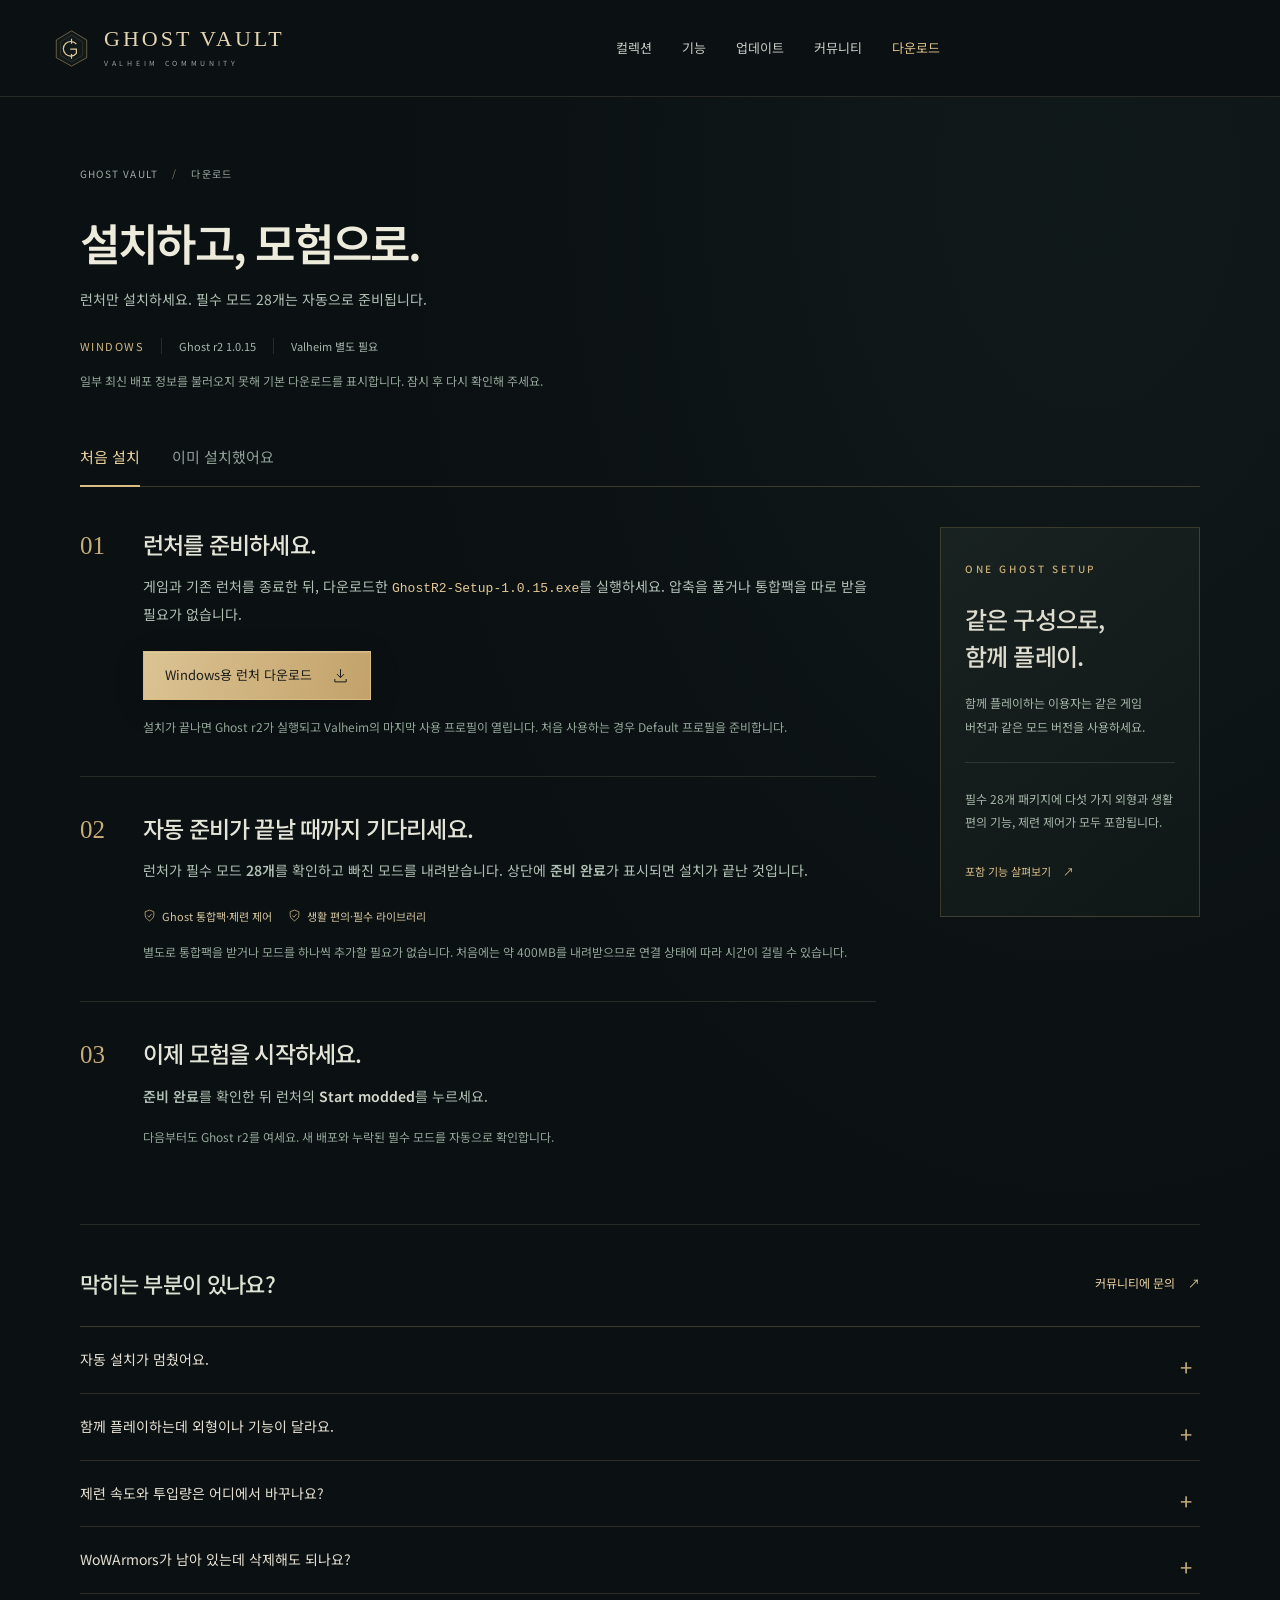
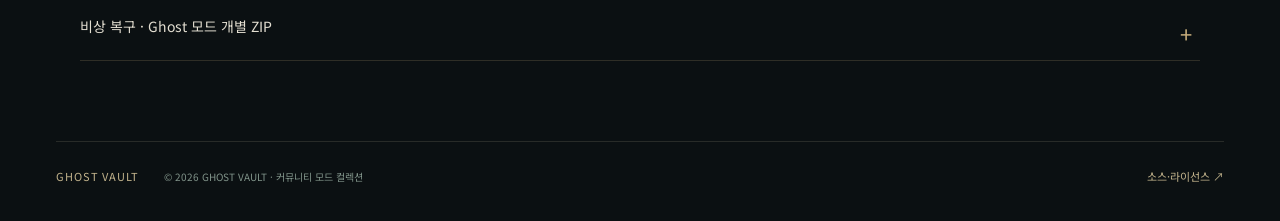
<file: docs/install.html>
<!doctype html>
<html lang="ko" translate="no">
<head>
<meta charset="utf-8"><meta name="google" content="notranslate"><meta name="viewport" content="width=device-width,initial-scale=1"><meta name="theme-color" content="#0b0e10">
<title>Ghost 다운로드 · 설치 안내 — GHOST VAULT</title>
<meta name="description" content="Ghost r2 설치, 전체 모드 설치, 게임 실행까지. Ghost 필수 모드 28개 자동 설치와 업데이트를 지원하는 공식 이용 안내.">

<link rel="icon" href="assets/mark.svg" type="image/svg+xml"><link rel="preload" href="assets/hero.webp" as="image">

<link rel="preload" href="assets/ghost-kr-sans-v2.woff" as="font" type="font/woff" crossorigin>
<link rel="stylesheet" href="motion.css?v=1.2.0"><link rel="stylesheet" href="style.css?v=1.2.0">
<!-- ghost-homepage-organized-v3 / ghost-homepage-royal-v4 / ghost-homepage-optimized-v1.2.0 -->

<link rel="stylesheet" href="wardrobe-five.css?v=1.4.20"><link rel="stylesheet" href="typography-ko-v3.css?v=1.4.20"><!-- ghost-history-style-v1 --><link rel="stylesheet" href="update-history.css?v=1.2.0"><!-- /ghost-history-style-v1 --><link rel="canonical" href="https://sukgicalm-lang.github.io/ghost-valheim-vault/install.html"><link rel="stylesheet" href="site-layout.css?v=1.5.6"><script src="install.js?v=1.5.6" defer></script></head>
<body class="download-page"><a class="skip" href="#main">본문 바로가기</a><svg class="svg-defs" xmlns="http://www.w3.org/2000/svg" aria-hidden="true"><defs>
<symbol id="arrow" viewBox="0 0 24 24"><path d="M5 19 19 5M5 5h14v14"/></symbol>
<symbol id="download" viewBox="0 0 24 24"><path d="M12 3v12m-5-5 5 5 5-5M4 17v4h16v-4"/></symbol>
<symbol id="refresh" viewBox="0 0 24 24"><path d="M20 8a9 9 0 1 0 1 7M20 3v6h-6"/></symbol>
<symbol id="search" viewBox="0 0 24 24"><circle cx="10.5" cy="10.5" r="6.5"/><path d="m16 16 5 5"/></symbol>
<symbol id="shield" viewBox="0 0 24 24"><path d="m12 2 8 3v7c0 5-8 10-8 10S4 17 4 12V5l8-3Z"/><path d="m8 12 3 3 5-6"/></symbol>
<symbol id="layers" viewBox="0 0 24 24"><path d="m12 3 10 5-10 5L2 8l10-5Zm-10 9 10 5 10-5M2 16l10 5 10-5"/></symbol>
<symbol id="growth" viewBox="0 0 24 24"><path d="M12 22V9m0 6C3 15 2 7 2 7s10-1 10 8Zm0-6C12 2 22 2 22 2s0 9-10 11"/></symbol>
</defs></svg><header class="header"><div class="header-inner"><a class="brand" href="index.html" aria-label="Ghost Vault 홈"><img src="assets/mark.svg" width="42" height="42" alt=""><span>GHOST VAULT<small>VALHEIM COMMUNITY</small></span></a><nav aria-label="주 메뉴"><a href="index.html#wardrobe">컬렉션</a><a href="index.html#collection">기능</a><a href="index.html#release">업데이트</a><a href="https://ghost-valheim-board.nobleox7.chatgpt.site/">커뮤니티</a><a class="nav-download" href="install.html" aria-current="page">다운로드</a></nav><button class="menu-toggle" aria-label="메뉴 열기" aria-expanded="false"><span></span><span></span></button></div></header>
<main id="main" class="download-main wrap">
<div class="download-intro"><a class="breadcrumb" href="index.html">GHOST VAULT <span aria-hidden="true">/</span> 다운로드</a><h1>설치하고, 모험으로.</h1><p>런처만 설치하세요. 필수 모드 28개는 자동으로 준비됩니다.</p><div class="download-platform"><span>WINDOWS</span><span>Ghost r2 <b data-client-version>1.0.15</b></span><span>Valheim 별도 필요</span></div></div>
<div class="download-tabs" role="tablist" aria-label="이용 상황"><button id="tab-install" type="button" role="tab" aria-selected="true" aria-controls="new-install" data-install-tab="new">처음 설치</button><button id="tab-updates" type="button" role="tab" aria-selected="false" aria-controls="returning-install" tabindex="-1" data-install-tab="existing">이미 설치했어요</button></div>
<div class="download-layout">
<div class="download-panels">
<section id="new-install" role="tabpanel" aria-labelledby="tab-install">
<ol class="download-steps">
<li id="launcher-update"><span class="download-step-number">01</span><div><h2>런처를 준비하세요.</h2><p>게임과 기존 런처를 종료한 뒤, 다운로드한 <code>GhostR2-Setup-1.0.15.exe</code>를 실행하세요. 압축을 풀거나 통합팩을 따로 받을 필요가 없습니다.</p><a class="button gold client-download" href="https://github.com/sukgicalm-lang/ghost-valheim-vault/releases/download/client-1.0.15/GhostR2-Setup-1.0.15.exe" download>Windows용 런처 다운로드 <svg aria-hidden="true"><use href="#download"/></svg></a><p class="download-hint">설치가 끝나면 Ghost r2가 실행되고 Valheim의 마지막 사용 프로필이 열립니다. 처음 사용하는 경우 Default 프로필을 준비합니다.</p></div></li>
<li><span class="download-step-number">02</span><div><h2>자동 준비가 끝날 때까지 기다리세요.</h2><p>런처가 필수 모드 <b>28개</b>를 확인하고 빠진 모드를 내려받습니다. 상단에 <b>준비 완료</b>가 표시되면 설치가 끝난 것입니다.</p><div class="included-packages"><span><svg aria-hidden="true"><use href="#shield"/></svg> Ghost 통합팩·제련 제어</span><span><svg aria-hidden="true"><use href="#shield"/></svg> 생활 편의·필수 라이브러리</span></div><p class="download-hint">별도로 통합팩을 받거나 모드를 하나씩 추가할 필요가 없습니다. 처음에는 약 400MB를 내려받으므로 연결 상태에 따라 시간이 걸릴 수 있습니다.</p></div></li>
<li><span class="download-step-number">03</span><div><h2>이제 모험을 시작하세요.</h2><p><b>준비 완료</b>를 확인한 뒤 런처의 <b class="native-control">Start modded</b>를 누르세요.</p><p class="download-hint">다음부터도 Ghost r2를 여세요. 새 배포와 누락된 필수 모드를 자동으로 확인합니다.</p></div></li>
</ol>
</section>
<section id="returning-install" role="tabpanel" aria-labelledby="tab-updates" hidden>
<div class="launcher-migration"><strong>1.0.10 이하 런처는 이번에 한 번 새 설치 파일로 교체하세요.</strong><p>이전 버전의 자동 업데이트 오류를 수정했습니다. 위의 Windows용 런처를 실행하면 기존 프로필과 설정을 유지하며 교체합니다. 1.0.11 이상은 이후 업데이트를 런처 실행 시 자동으로 적용합니다.</p><button type="button" class="inline-link" data-show-install>설치 파일 받는 곳으로 →</button></div>
<div class="returning-heading"><span class="eyebrow">KEEP YOUR WORLD READY</span><h2>열면 준비하고,<br>준비되면 플레이.</h2><p>게임을 종료하고 Ghost r2를 실행하세요. 별도로 통합팩을 다시 받을 필요가 없습니다.</p></div>
<ol class="returning-steps"><li><span>1</span><div><strong>런처 자동 업데이트</strong><p>새 런처가 있으면 내려받아 적용하고 다시 실행합니다.</p></div></li><li><span>2</span><div><strong>필수 구성 자동 확인</strong><p>새 프로필의 기본 구성을 자동으로 준비합니다. 사용 중인 모드는 자동 업데이트하고, 직접 꺼 둔 모드는 꺼진 상태를 유지합니다.</p></div></li><li><span>3</span><div><strong>Start modded</strong><p>상단의 준비 완료 표시를 확인하고 게임을 실행하세요.</p></div></li></ol>
<p class="download-hint">게임이 실행 중이면 모드 변경을 기다립니다. 다운로드에 실패하면 원인이 표시되며, 연결이 복구된 뒤 다시 시도할 수 있습니다.</p>
</section>
</div>
<aside class="download-aside"><span class="eyebrow">ONE GHOST SETUP</span><h2>같은 구성으로,<br>함께 플레이.</h2><p>함께 플레이하는 이용자는 같은 게임 버전과 같은 모드 버전을 사용하세요.</p><div class="download-aside-rule"></div><p>필수 28개 패키지에 다섯 가지 외형과 생활 편의 기능, 제련 제어가 모두 포함됩니다.</p><a class="text-link" href="index.html#collection">포함 기능 살펴보기 <span aria-hidden="true">↗</span></a></aside>
</div>
<section id="help" class="download-help" aria-labelledby="help-title"><div class="help-heading"><h2 id="help-title">막히는 부분이 있나요?</h2><a class="text-link" href="https://ghost-valheim-board.nobleox7.chatgpt.site/">커뮤니티에 문의 <span aria-hidden="true">↗</span></a></div><div class="polish-questions">
<details><summary>자동 설치가 멈췄어요.</summary><p>인터넷 연결을 확인하고 게임과 일반 r2modman을 종료하세요. Ghost r2 상단에 표시된 원인을 확인한 뒤 다시 시도를 누르세요. 이미 받은 모드는 유지하므로 처음부터 전부 받을 필요는 없습니다.</p></details>
<details><summary>함께 플레이하는데 외형이나 기능이 달라요.</summary><p>각자 게임을 종료한 뒤 Ghost r2를 열어 준비 완료를 확인하세요. 같은 게임 버전과 공식 필수 구성을 사용해야 합니다. 개인 설정값은 별도로 유지됩니다.</p></details>
<details><summary>제련 속도와 투입량은 어디에서 바꾸나요?</summary><p>월드에 들어간 뒤 F1 → Ghost 제련·제분 설정에서 시설을 선택하세요. 원래 속도·2배·5배·10배 버튼이나 직접 입력한 배수로 생산 속도를 정합니다. 최대 보관량은 안에 넣어 둘 수 있는 개수이며 기본 100개입니다. 풍차는 바람과 가림의 영향을 계속 받습니다. Ghost 외형·생활·성장 설정도 한글 설명과 단위로 표시합니다.</p></details>
<details><summary>WoWArmors가 남아 있는데 삭제해도 되나요?</summary><p>WoWArmors는 와우 갑옷을 실제 장비로 추가하는 별도 모드입니다. Ghost의 다섯 외형과 필수 기능에는 필요하지 않아 자동 설치 대상에서 제외했습니다. 해당 갑옷을 사용하지 않는다면 런처의 Installed에서 WoWArmors를 펼치고 Uninstall로 삭제하세요. 다음 자동 준비에서 다시 설치하지 않습니다. 와우 장비를 계속 사용하려면 모드를 유지하세요. 기존 설치분은 아이템 보존을 위해 자동으로 강제 삭제하지 않습니다.</p></details>
<details id="manual-downloads"><summary>비상 복구 · Ghost 모드 개별 ZIP</summary><div class="manual-files"><p>자동 설치의 특정 Ghost 모드만 복구할 때 사용하는 파일입니다. 평소에는 받을 필요가 없습니다. 필요한 ZIP을 받아 압축을 풀지 말고 Ghost r2의 <b>Import local mod</b>에서 가져오세요.</p><a class="text-link suite-download" href="https://github.com/sukgicalm-lang/ghost-valheim-vault/releases/download/suite-1.0.60/Ghost-GhostValheimSuite-1.0.60.zip" download>Ghost 통합팩 ZIP <span aria-hidden="true">↗</span></a><a class="text-link smelter-download" href="https://github.com/sukgicalm-lang/ghost-valheim-vault/releases/download/smelter-1.0.3/Ghost-GhostSmelterControl-1.0.3.zip" download>Ghost 제련 제어 ZIP <span aria-hidden="true">↗</span></a><p class="download-hint">이 두 ZIP만으로 전체 28개 구성이 설치되는 것은 아닙니다. 전체 구성은 런처의 자동 준비로 설치합니다. 기존 FrizzQOL Smelter Control은 제거하여 중복 로드를 피하세요.</p></div></details>
</div></section>
</main>
<footer class="download-footer wrap"><a href="index.html">GHOST VAULT</a><span>© 2026 GHOST VAULT · 커뮤니티 모드 컬렉션</span><a class="client-source" href="https://github.com/sukgicalm-lang/ghost-valheim-vault/releases/download/client-1.0.15/GhostR2-Source-1.0.15.zip" download>소스·라이선스 ↗</a></footer><div class="toast" role="status" aria-live="polite"></div>
</body></html>
</file>
<file: docs/motion.css>
.ghost-companion{position:absolute;z-index:1;left:73%;top:47%;width:215px;transform:translate(-50%,-50%);pointer-events:none;filter:drop-shadow(0 10px 22px #05121980)}.ghost-mascot{display:block;width:100%;height:auto;overflow:visible;fill:initial;stroke:none;stroke-width:initial}.companion-aura{position:absolute;inset:19% 4% 19%;border-radius:50%;background:radial-gradient(ellipse,#c5f4ee22,transparent 70%);filter:blur(15px);animation:ghost-glow 5.5s ease-in-out infinite}.ghost-body{animation:ghost-bob 5.5s ease-in-out infinite;transform-origin:50% 60%}.ghost-eye{transform-box:fill-box;transform-origin:center;animation:ghost-blink 8s linear infinite}.ghost-eye-right{animation-delay:.04s}.ghost-wave{transform-box:fill-box;transform-origin:5% 85%;animation:ghost-wave 7s ease-in-out infinite}.ghost-shadow{transform-box:fill-box;transform-origin:center;animation:ghost-shadow 5.5s ease-in-out infinite}.companion-caption{display:block;white-space:nowrap;text-align:center;color:#cad9c0aa;font-size:5px;letter-spacing:1.3px;margin-top:4px;text-shadow:0 1px 6px #000;transform:translateY(3px)}.motion-switch{position:absolute;right:56px;bottom:153px;z-index:4;display:flex;align-items:center;gap:15px;padding:7px 9px 7px 15px;border:1px solid #c9ad762b;background:#06101575;backdrop-filter:blur(10px)}.motion-switch>span{font-size:8px;letter-spacing:1.3px;color:#a89a7d}.motion-switch>div{display:flex;gap:3px}.motion-switch button{font-size:12px;color:#86948b;padding:4px 9px;line-height:1.6;border:1px solid transparent}.motion-switch button[aria-pressed=true]{color:#e7d1a3;border-color:#c9ad7640;background:#c9ad760d}.motion-switch button:hover{color:#fff}.hero-fireflies{position:absolute;inset:0;pointer-events:none;z-index:0;overflow:hidden}.hero-fireflies i{position:absolute;left:65%;top:74%;width:2px;height:2px;background:#ffe1a6;border-radius:50%;box-shadow:0 0 9px 2px #edc88933;animation:firefly-drift 9s ease-in-out infinite;opacity:0}.hero-fireflies i:nth-child(2){left:78%;top:64%;animation-delay:-2s;animation-duration:12s}.hero-fireflies i:nth-child(3){left:84%;top:79%;animation-delay:-7s}.hero-fireflies i:nth-child(4){left:60%;top:58%;animation-delay:-4s;animation-duration:11s}.hero-fireflies i:nth-child(5){left:88%;top:47%;animation-delay:-3s;animation-duration:14s}.hero-fireflies i:nth-child(6){left:71%;top:85%;animation-delay:-6s;animation-duration:13s}
.hero[data-ghost-motion=wander] .ghost-companion{animation:ghost-wander 31s ease-in-out infinite}.hero[data-ghost-motion=still] .ghost-companion,.hero[data-ghost-motion=still] .ghost-companion *,.hero[data-ghost-motion=still] .hero-fireflies *{animation:none!important}.hero[data-ghost-motion=still] .hero-fireflies{display:none}
@keyframes ghost-bob{0%,100%{transform:translateY(0) rotate(-3deg)}50%{transform:translateY(-14px) rotate(3deg)}}@keyframes ghost-shadow{0%,100%{opacity:.18;transform:scaleX(1)}50%{opacity:.09;transform:scaleX(.75)}}@keyframes ghost-glow{0%,100%{opacity:.5;transform:scale(.9)}50%{opacity:.85;transform:scale(1.1)}}@keyframes ghost-blink{0%,41%,44%,100%{transform:scaleY(1)}42%,43%{transform:scaleY(.08)}}@keyframes ghost-wave{0%,65%,86%,100%{transform:rotate(0)}70%,80%{transform:rotate(-12deg)}75%{transform:rotate(5deg)}}@keyframes ghost-wander{0%,100%{left:88%;top:22%;transform:translate(-50%,-50%) rotate(-4deg)}25%{left:82%;top:37%;transform:translate(-50%,-50%) rotate(4deg)}55%{left:93%;top:33%;transform:translate(-50%,-50%) rotate(-3deg)}78%{left:90%;top:17%;transform:translate(-50%,-50%) rotate(4deg)}}@keyframes firefly-drift{0%,100%{opacity:0;transform:translate(0,10px)}35%{opacity:.65}65%{opacity:.2}90%{opacity:0;transform:translate(-17px,-85px)}}
@media(min-width:1600px){.ghost-companion{width:250px}.motion-switch{right:max(56px,calc((100vw - 1280px)/2))}}
@media(max-width:1050px){.ghost-companion{width:175px;left:78%}.motion-switch{right:32px}.companion-caption{font-size:4px}}
@media(max-width:760px){.ghost-companion{left:86%;top:78%;width:88px}.companion-caption{display:none}.companion-aura{filter:blur(7px)}.motion-switch{left:21px;right:auto;bottom:125px;padding:3px 5px;gap:0}.motion-switch>span{display:none}.motion-switch button{font-size:12px;padding:3px 10px}.hero[data-ghost-motion=wander] .ghost-companion{animation-name:ghost-wander-mobile}.hero-fireflies i{width:1px;height:1px;opacity:.3}.ghost-body{animation-name:ghost-bob-mobile}}
@keyframes ghost-wander-mobile{0%,100%{left:86%;top:78%;transform:translate(-50%,-50%) rotate(-4deg)}30%{left:79%;top:76%;transform:translate(-50%,-50%) rotate(5deg)}65%{left:85%;top:73%;transform:translate(-50%,-50%) rotate(-3deg)}}@keyframes ghost-bob-mobile{0%,100%{transform:translateY(0) rotate(-3deg)}50%{transform:translateY(-7px) rotate(3deg)}}
@media(prefers-reduced-motion:reduce){.ghost-companion,.ghost-companion *,.hero-fireflies *{animation:none!important}.hero-fireflies{display:none}}


/* Shared origin for still, float and wander. */
.hero[data-ghost-motion] .ghost-companion{left:88%;top:22%;width:110px;z-index:3;transform:translate(-50%,-50%) rotate(-4deg)}
.companion-caption{display:none}.motion-switch{right:max(40px,calc((100% - 1160px)/2));bottom:20px;padding:5px 8px;gap:10px}.motion-switch>span{font-size:9px}.motion-switch button{font-size:12px;padding:3px 10px;min-height:32px}
.hero[data-ghost-motion=still] .wardrobe-portrait img{animation:none}.hero[data-ghost-motion=still] .ghost-body{transform:translateY(0) rotate(-3deg)}
@media(max-width:760px){.hero[data-ghost-motion] .ghost-companion{left:88%;top:61%;width:80px}.hero[data-ghost-motion=wander] .ghost-companion{animation-name:ghost-wander-mobile}.motion-switch{left:20px;right:auto;bottom:15px;gap:6px}.motion-switch>span{display:none}.motion-switch button{min-height:36px;padding:3px 12px}}
@keyframes ghost-wander-mobile{0%,100%{left:88%;top:61%;transform:translate(-50%,-50%) rotate(-4deg)}30%{left:78%;top:68%;transform:translate(-50%,-50%) rotate(4deg)}65%{left:88%;top:73%;transform:translate(-50%,-50%) rotate(-3deg)}}
</file>
<file: docs/style.css>
/*! Bundled Noto fonts, subset locally. License notices:
Copyright 2012 Google Inc. All Rights Reserved.

This Font Software is licensed under the SIL Open Font License,
Version 1.1.

This license is copied below, and is also available with a FAQ at:
http://scripts.sil.org/OFL

-----------------------------------------------------------
SIL OPEN FONT LICENSE Version 1.1 - 26 February 2007
-----------------------------------------------------------

PREAMBLE
The goals of the Open Font License (OFL) are to stimulate worldwide
development of collaborative font projects, to support the font
creation efforts of academic and linguistic communities, and to
provide a free and open framework in which fonts may be shared and
improved in partnership with others.

The OFL allows the licensed fonts to be used, studied, modified and
redistributed freely as long as they are not sold by themselves. The
fonts, including any derivative works, can be bundled, embedded,
redistributed and/or sold with any software provided that any reserved
names are not used by derivative works. The fonts and derivatives,
however, cannot be released under any other type of license. The
requirement for fonts to remain under this license does not apply to
any document created using the fonts or their derivatives.

DEFINITIONS
"Font Software" refers to the set of files released by the Copyright
Holder(s) under this license and clearly marked as such. This may
include source files, build scripts and documentation.

"Reserved Font Name" refers to any names specified as such after the
copyright statement(s).

"Original Version" refers to the collection of Font Software
components as distributed by the Copyright Holder(s).

"Modified Version" refers to any derivative made by adding to,
deleting, or substituting -- in part or in whole -- any of the
components of the Original Version, by changing formats or by porting
the Font Software to a new environment.

"Author" refers to any designer, engineer, programmer, technical
writer or other person who contributed to the Font Software.

PERMISSION & CONDITIONS
Permission is hereby granted, free of charge, to any person obtaining
a copy of the Font Software, to use, study, copy, merge, embed,
modify, redistribute, and sell modified and unmodified copies of the
Font Software, subject to the following conditions:

1) Neither the Font Software nor any of its individual components, in
Original or Modified Versions, may be sold by itself.

2) Original or Modified Versions of the Font Software may be bundled,
redistributed and/or sold with any software, provided that each copy
contains the above copyright notice and this license. These can be
included either as stand-alone text files, human-readable headers or
in the appropriate machine-readable metadata fields within text or
binary files as long as those fields can be easily viewed by the user.

3) No Modified Version of the Font Software may use the Reserved Font
Name(s) unless explicit written permission is granted by the
corresponding Copyright Holder. This restriction only applies to the
primary font name as presented to the users.

4) The name(s) of the Copyright Holder(s) or the Author(s) of the Font
Software shall not be used to promote, endorse or advertise any
Modified Version, except to acknowledge the contribution(s) of the
Copyright Holder(s) and the Author(s) or with their explicit written
permission.

5) The Font Software, modified or unmodified, in part or in whole,
must be distributed entirely under this license, and must not be
distributed under any other license. The requirement for fonts to
remain under this license does not apply to any document created using
the Font Software.

TERMINATION
This license becomes null and void if any of the above conditions are
not met.

DISCLAIMER
THE FONT SOFTWARE IS PROVIDED "AS IS", WITHOUT WARRANTY OF ANY KIND,
EXPRESS OR IMPLIED, INCLUDING BUT NOT LIMITED TO ANY WARRANTIES OF
MERCHANTABILITY, FITNESS FOR A PARTICULAR PURPOSE AND NONINFRINGEMENT
OF COPYRIGHT, PATENT, TRADEMARK, OR OTHER RIGHT. IN NO EVENT SHALL THE
COPYRIGHT HOLDER BE LIABLE FOR ANY CLAIM, DAMAGES OR OTHER LIABILITY,
INCLUDING ANY GENERAL, SPECIAL, INDIRECT, INCIDENTAL, OR CONSEQUENTIAL
DAMAGES, WHETHER IN AN ACTION OF CONTRACT, TORT OR OTHERWISE, ARISING
FROM, OUT OF THE USE OR INABILITY TO USE THE FONT SOFTWARE OR FROM
OTHER DEALINGS IN THE FONT SOFTWARE.

Copyright 2014-2021 Adobe (http://www.adobe.com/), with Reserved Font Name 'Source'

This Font Software is licensed under the SIL Open Font License, Version 1.1.
This license is copied below, and is also available with a FAQ at:
https://scripts.sil.org/OFL


-----------------------------------------------------------
SIL OPEN FONT LICENSE Version 1.1 - 26 February 2007
-----------------------------------------------------------

PREAMBLE
The goals of the Open Font License (OFL) are to stimulate worldwide
development of collaborative font projects, to support the font creation
efforts of academic and linguistic communities, and to provide a free and
open framework in which fonts may be shared and improved in partnership
with others.

The OFL allows the licensed fonts to be used, studied, modified and
redistributed freely as long as they are not sold by themselves. The
fonts, including any derivative works, can be bundled, embedded, 
redistributed and/or sold with any software provided that any reserved
names are not used by derivative works. The fonts and derivatives,
however, cannot be released under any other type of license. The
requirement for fonts to remain under this license does not apply
to any document created using the fonts or their derivatives.

DEFINITIONS
"Font Software" refers to the set of files released by the Copyright
Holder(s) under this license and clearly marked as such. This may
include source files, build scripts and documentation.

"Reserved Font Name" refers to any names specified as such after the
copyright statement(s).

"Original Version" refers to the collection of Font Software components as
distributed by the Copyright Holder(s).

"Modified Version" refers to any derivative made by adding to, deleting,
or substituting -- in part or in whole -- any of the components of the
Original Version, by changing formats or by porting the Font Software to a
new environment.

"Author" refers to any designer, engineer, programmer, technical
writer or other person who contributed to the Font Software.

PERMISSION & CONDITIONS
Permission is hereby granted, free of charge, to any person obtaining
a copy of the Font Software, to use, study, copy, merge, embed, modify,
redistribute, and sell modified and unmodified copies of the Font
Software, subject to the following conditions:

1) Neither the Font Software nor any of its individual components,
in Original or Modified Versions, may be sold by itself.

2) Original or Modified Versions of the Font Software may be bundled,
redistributed and/or sold with any software, provided that each copy
contains the above copyright notice and this license. These can be
included either as stand-alone text files, human-readable headers or
in the appropriate machine-readable metadata fields within text or
binary files as long as those fields can be easily viewed by the user.

3) No Modified Version of the Font Software may use the Reserved Font
Name(s) unless explicit written permission is granted by the corresponding
Copyright Holder. This restriction only applies to the primary font name as
presented to the users.

4) The name(s) of the Copyright Holder(s) or the Author(s) of the Font
Software shall not be used to promote, endorse or advertise any
Modified Version, except to acknowledge the contribution(s) of the
Copyright Holder(s) and the Author(s) or with their explicit written
permission.

5) The Font Software, modified or unmodified, in part or in whole,
must be distributed entirely under this license, and must not be
distributed under any other license. The requirement for fonts to
remain under this license does not apply to any document created
using the Font Software.

TERMINATION
This license becomes null and void if any of the above conditions are
not met.

DISCLAIMER
THE FONT SOFTWARE IS PROVIDED "AS IS", WITHOUT WARRANTY OF ANY KIND,
EXPRESS OR IMPLIED, INCLUDING BUT NOT LIMITED TO ANY WARRANTIES OF
MERCHANTABILITY, FITNESS FOR A PARTICULAR PURPOSE AND NONINFRINGEMENT
OF COPYRIGHT, PATENT, TRADEMARK, OR OTHER RIGHT. IN NO EVENT SHALL THE
COPYRIGHT HOLDER BE LIABLE FOR ANY CLAIM, DAMAGES OR OTHER LIABILITY,
INCLUDING ANY GENERAL, SPECIAL, INDIRECT, INCIDENTAL, OR CONSEQUENTIAL
DAMAGES, WHETHER IN AN ACTION OF CONTRACT, TORT OR OTHERWISE, ARISING
FROM, OUT OF THE USE OR INABILITY TO USE THE FONT SOFTWARE OR FROM
OTHER DEALINGS IN THE FONT SOFTWARE.

*/
@font-face{font-family:Ghost Sans;src:url('assets/ghost-sans.woff') format('woff');font-weight:100 900;font-display:swap}@font-face{font-family:Ghost Serif;src:url('assets/ghost-serif.woff') format('woff');font-weight:200 900;font-display:swap}
:root{color-scheme:dark;--bg:#0b0e10;--panel:#101417;--ink:#e8e5dd;--muted:#aaaead;--gold:#c8ac77;--gold-light:#e8d0a0;--line:#c2b79a29;--serif:'Ghost Serif','Batang',serif;--sans:'Ghost Sans','Malgun Gothic',sans-serif}*{box-sizing:border-box}html{scroll-behavior:smooth;scroll-padding-top:94px}body{margin:0;background:var(--bg);color:var(--ink);font:14px/1.8 var(--sans);-webkit-font-smoothing:antialiased;word-break:keep-all;overflow-wrap:break-word}a{color:inherit;text-decoration:none}button,input{font:inherit}button{border:0;background:none;color:inherit;cursor:pointer}button,a,input,summary{touch-action:manipulation}button:disabled{opacity:.5;cursor:wait}a:focus-visible,button:focus-visible,input:focus-visible,summary:focus-visible{outline:2px solid var(--gold-light);outline-offset:6px}img{max-width:100%}svg{width:20px;height:20px;fill:none;stroke:currentColor;stroke-width:1.4;flex-shrink:0}em{font-style:normal;color:var(--gold-light)}p,h1,h2,h3,h4,figure{margin:0}strong,b{font-weight:600}code{font:11px/1.8 ui-monospace,Consolas,monospace;color:#d8c49e;overflow-wrap:anywhere}.svg-defs{position:absolute;width:0;height:0;overflow:hidden}.wrap{width:min(1280px,calc(100% - 112px));margin-inline:auto}.skip{position:fixed;top:-100px;left:24px;z-index:200;padding:12px 20px;background:var(--gold);color:#111}.skip:focus{top:16px}.eyebrow,.micro-label{font-family:var(--sans);font-size:10px;letter-spacing:2.6px;font-weight:500;color:var(--gold)}.text-link{display:inline-flex;align-items:center;gap:12px;font-size:12px;color:var(--gold-light);padding-block:8px}.text-link svg{width:15px;height:15px}.text-link:hover{color:#fff;text-decoration:underline;text-underline-offset:6px}
.header{position:absolute;inset:0 0 auto;z-index:20;border-bottom:1px solid #d2c39e26;background:linear-gradient(#05090bd4,#070b0d30)}.header-inner{width:calc(100% - 104px);max-width:1584px;margin:auto;display:flex;align-items:center;min-height:96px;gap:44px}.brand{display:inline-flex;align-items:center;gap:13px;flex-shrink:0}.brand img{width:39px;height:39px}.brand>span{font:22px/1.1 Georgia,serif;letter-spacing:3px;color:#e3d4b2}.brand small{display:block;margin-top:7px;font:7px/1.5 var(--sans);letter-spacing:3.7px;color:#9da39f}.header nav{display:flex;align-items:center;justify-content:center;gap:36px;margin-inline:auto}.header nav a{font-size:12px;letter-spacing:.2px;color:#c9ccc6;padding:36px 0;position:relative}.header nav a:after{content:'';position:absolute;left:50%;right:50%;bottom:0;height:1px;background:var(--gold);transition:left .25s,right .25s}.header nav a:hover{color:#fff}.header nav a:hover:after{left:0;right:0}.header-action{display:inline-flex;align-items:center;justify-content:center;gap:22px;padding:10px 19px;border:1px solid #cfb47a66;font-size:12px;color:#e0c995;background:#bca06c0a}.header-action:hover{background:#c7ae7420}.header-action svg{width:14px;height:14px}.menu-toggle{display:none}
.hero{position:relative;isolation:isolate;overflow:hidden;min-height:740px;height:min(900px,100svh);border-bottom:1px solid #c7ac7650}.hero-art{position:absolute;inset:0;z-index:-3;background:url('assets/hero.webp') center 52%/cover no-repeat;opacity:.72}.hero-vignette{position:absolute;inset:0;z-index:-2;background:linear-gradient(90deg,#070c0edb 0%,#080d1099 35%,#080d1025 72%,#060b0d48),linear-gradient(0deg,#0b0e10 0%,#0b0e1010 27%,#0b0e1000 70%,#080c1050)}.hero:after{content:'';position:absolute;left:22px;right:22px;top:119px;bottom:24px;border:1px solid #dbc08b13;pointer-events:none;z-index:-1}.hero-content{height:100%;display:grid;grid-template-columns:1.08fr 1fr;align-items:center;gap:24px;padding-top:114px;padding-bottom:107px;position:relative}.hero-text{position:relative;z-index:5;padding-bottom:6px}.hero-eyebrow{display:flex;align-items:center;gap:15px;font-size:9px;letter-spacing:3px;color:#cdb98d}.hero-eyebrow>span{display:block;width:32px;height:1px;background:var(--gold)}.hero-prelude{font-size:12px;color:#d0d2c8;letter-spacing:2px;margin-top:28px}.hero h1{font:500 clamp(42px,4.15vw,62px)/1.58 var(--serif);letter-spacing:-2.9px;color:#eeeade;margin:14px -16px 23px 0;white-space:nowrap;text-shadow:0 4px 32px #0006}.hero h1 em{color:#dec492}.hero-copy{font-size:13px;line-height:2.1;color:#b9c0bd;letter-spacing:.2px}.hero-actions{display:flex;gap:12px;max-width:500px;margin-top:31px}.button{display:inline-flex;align-items:center;justify-content:space-between;gap:23px;padding:16px 22px;min-height:62px;border:1px solid #bfa36a68;font-size:13px;line-height:1.4;transition:background .25s,border-color .25s,transform .25s;position:relative}.button.gold{background:linear-gradient(105deg,#dbc393,#c3a26a);color:#1a1c19;border-color:#d7bd85;box-shadow:inset 0 1px #f7e9c633,0 7px 32px #0002}.button.gold:hover{background:linear-gradient(105deg,#e7d4ac,#d3b57d);transform:translateY(-2px)}.button.outline{background:#0a101171;color:#e3dbc8;backdrop-filter:blur(6px)}.button.outline:hover{background:#c0a7771a;border-color:#e1c894}.hero-actions .button{flex:1;font-weight:600}.button small{display:block;font-size:9px;line-height:1.5;margin-top:6px;font-weight:400;letter-spacing:.6px;opacity:.75}.button svg{width:17px;height:17px}.hero-guide{display:flex;gap:10px;padding:0;margin-top:18px;font-size:11px;color:#939f9b}.hero-guide span{color:#c4b698}.hero-guide:hover span{color:var(--gold-light)}
.wardrobe-showcase{position:relative;min-width:0;text-align:center;pointer-events:none;align-self:center;margin-top:10px}.wardrobe-stage{height:465px;position:relative}.wardrobe-stage:before{content:'';position:absolute;inset:40px 8% -1px;border:1px solid #d0b27c24;border-radius:50% 50% 0 0;mask-image:linear-gradient(#0008,transparent 88%);transform:scaleX(.88)}.wardrobe-portrait{position:absolute;left:50%;top:0;width:340px;transform:translate(-50%,-12px) translateX(-119px) scale(.78);opacity:.65;filter:brightness(.65);z-index:1;transform-origin:center 65%;will-change:transform}.wardrobe-portrait[data-slot=front]{transform:translate(-50%,12px) scale(1);opacity:1;filter:brightness(1);z-index:3}.wardrobe-portrait[data-slot=right]{transform:translate(-50%,-12px) translateX(119px) scale(.78);z-index:2}.wardrobe-portrait img{display:block;width:100%;height:auto;aspect-ratio:2/3;object-fit:contain;filter:drop-shadow(0 20px 30px #02050790);mask-image:radial-gradient(ellipse 76% 76% at 50% 38%,#000 42%,transparent 82%);-webkit-mask-image:radial-gradient(ellipse 76% 76% at 50% 38%,#000 42%,transparent 82%);animation:wardrobe-breathe 6.4s ease-in-out infinite}.wardrobe-orbit{position:absolute;left:6%;right:6%;top:80%;height:38px;border:1px solid #d1b78121;border-radius:50%;transform:rotate(-5deg);background:radial-gradient(ellipse,#cbb98809,transparent 70%)}.wardrobe-showcase figcaption{display:flex;align-items:center;flex-direction:column;gap:7px;position:relative;z-index:4;text-shadow:0 3px 18px #000}.wardrobe-kicker{font-size:8px;letter-spacing:2.8px;color:#b8a887}.wardrobe-showcase figcaption strong{font:25px/1.4 Georgia,serif;letter-spacing:4px;color:#e6d9bc}.wardrobe-showcase [data-wardrobe-subtitle]{font-size:10px;letter-spacing:.5px;color:#acb4ac}.wardrobe-showcase figcaption a{pointer-events:auto;color:#d6bd8a;font-size:10px}.wardrobe-showcase figcaption small{font-size:8px;color:#909e99}.wardrobe-dots{display:flex;gap:8px;padding-block:3px}.wardrobe-dots i{height:2px;width:20px;background:#c0aa7833}.wardrobe-dots i[data-active=true]{background:#dfca9d}.hero-bottom{position:absolute;bottom:30px;left:0;right:0;z-index:6;display:flex;justify-content:space-between;align-items:center;gap:20px}.scroll-cue{font-size:9px;letter-spacing:1.4px;display:flex;align-items:center;gap:14px;color:#b1b8b2}.scroll-line{display:block;height:27px;width:1px;background:linear-gradient(#a58851,transparent);position:relative}.scroll-line:before{content:'';position:absolute;top:0;left:-2px;width:5px;height:5px;background:#c3a56b;transform:rotate(45deg)}.world-caption{font-size:8px;letter-spacing:2px;color:#a9ae9e70}.hero .motion-switch{position:static;display:flex;align-items:center;gap:9px;padding:2px 0;border:0;background:none;backdrop-filter:none}.hero .motion-switch>span{font-size:7px;letter-spacing:1.8px;color:#a49475}.hero .motion-switch button{font-size:10px;min-height:30px;padding:3px 9px;color:#9da7a0}.hero .motion-switch button[aria-pressed=true]{color:#ddc99f;border-color:#bca27040;background:#c5a87308}.hero[data-ghost-motion] .ghost-companion{left:88%;top:23%;width:103px;z-index:4}.hero .companion-aura{opacity:.5}.hero .companion-caption{display:none}
.release-clean{border-bottom:1px solid var(--line);background:#101416}.release-inner{display:flex;align-items:center;gap:45px;padding-block:30px;position:relative}.release-heading{flex-shrink:0;border-right:1px solid var(--line);padding-right:44px}.release-heading .eyebrow{font-size:8px;letter-spacing:2px}.release-heading h2{font-size:17px;letter-spacing:-.5px;font-weight:500;margin-top:3px}.release-summary{flex:1;min-width:0}.release-meta{display:flex;align-items:center;gap:12px;margin-bottom:5px}.release-tag{font-size:8px;letter-spacing:1.2px;color:#c2ab7e}.release-meta strong{font-size:9px;color:#b5c0b8;font-weight:400}.release-meta time{font-size:9px;color:#858f8c;margin-left:auto}.release-summary h3{font-size:15px;font-weight:500;letter-spacing:-.3px}.release-summary>p{font-size:10px;color:#929f99;margin-top:4px}.release-extra{margin-left:auto;font-size:11px}.release-extra summary{display:flex;align-items:center;gap:25px;padding:8px 0;cursor:pointer;color:#d2bc91;list-style:none;white-space:nowrap}.release-extra summary::-webkit-details-marker{display:none}.release-extra summary svg{width:15px;height:15px}.release-extra-content{position:absolute;top:calc(100% - 8px);right:0;width:min(560px,100%);z-index:15;background:#141a1d;border:1px solid #bfa46d4d;padding:24px;box-shadow:0 20px 60px #0009}.release-extra-content>span:first-child{font-size:10px;color:#bdc6bd}.release-status{font-size:11px;line-height:1.9;color:#9eaca3;margin-top:8px}.release-links{display:flex;flex-wrap:wrap;gap:20px;margin-top:12px}.release-links .text-link{font-size:11px}.hash-label{font-size:9px;color:#8a9790;display:block;margin-top:9px}.hash-label code{font-size:10px}
.section-space{padding-block:105px}.section-heading{display:flex;align-items:flex-end;justify-content:space-between;gap:50px;margin-bottom:43px}.section-heading h2{font:400 35px/1.65 var(--serif);letter-spacing:-1.3px;margin-top:15px}.section-heading h2 em{color:#d6c096}.section-heading>p,.section-intro p{font-size:12px;line-height:2;color:#a6b0aa}.section-intro{padding-bottom:5px}.chapter-index{font:16px/1.5 Georgia,serif;letter-spacing:5px;color:#9e875d;display:block;margin-bottom:15px}.art-note{font-size:9px;color:#828d87;display:block;margin-top:11px}.wardrobe-section{position:relative}.wardrobe-section:before{content:'';pointer-events:none;position:absolute;left:50%;top:15%;transform:translateX(-50%);height:70%;width:120%;max-width:100vw;background:radial-gradient(ellipse,#99845309,transparent 65%);z-index:-1}.wardrobe-cards{display:grid;grid-template-columns:repeat(3,1fr);gap:30px}.look-card{position:relative;min-width:0;background:linear-gradient(160deg,#1a202280,#0d121450);border:1px solid #9eac9e1b;transition:border-color .3s,transform .3s}.look-card:hover{border-color:#bda26e66;transform:translateY(-5px)}.look-card:before{content:'';position:absolute;top:-1px;left:-1px;width:25px;height:25px;border-top:1px solid #c6aa725a;border-left:1px solid #c6aa725a;z-index:2}.look-card:after{content:'';position:absolute;bottom:-1px;right:-1px;width:25px;height:25px;border-bottom:1px solid #c6aa725a;border-right:1px solid #c6aa725a}.look-art{height:370px;position:relative;overflow:hidden;background:radial-gradient(ellipse at 50% 55%,#c4a97312,transparent 65%)}.look-watermark{position:absolute;right:24px;top:3px;font:140px Georgia,serif;color:#c5ae7612;line-height:1.2;letter-spacing:-10px}.look-art img{position:absolute;height:124%;width:100%;object-fit:contain;top:-3px;left:0;mask-image:linear-gradient(#000 62%,transparent 92%);-webkit-mask-image:linear-gradient(#000 62%,transparent 92%);transition:transform .7s}.look-card:hover .look-art img{transform:scale(1.025)}.look-text{padding:0 30px 27px;position:relative;margin-top:-10px}.look-no{font-size:8px;letter-spacing:2.2px;color:#a58e65}.look-text h3{font:25px/1.5 Georgia,serif;letter-spacing:2px;color:#e1d3b3;margin-block:8px 2px}.look-text h4{font-size:12px;font-weight:400;color:#bec7c1}.look-text p{font-size:11px;color:#929f98;line-height:2;margin-top:17px}.look-parts{display:block;border-top:1px solid var(--line);margin-top:21px;padding-top:15px;font-size:10px;color:#bfae8c}.wardrobe-options{display:flex;align-items:center;justify-content:space-between;gap:28px;border-block:1px solid var(--line);margin-top:34px;padding:25px 0;position:relative}.wardrobe-options .micro-label{font-size:8px}.wardrobe-options strong{display:block;font-size:13px;font-weight:500;margin-top:5px}.wardrobe-options>p{font-size:11px;line-height:1.9;color:#909d96}.wardrobe-options>p b{font-weight:400;color:#c7cbbf}.help-details{font-size:11px}.help-details summary{cursor:pointer;list-style:none;color:#cbb58b;display:flex;align-items:center;gap:25px}.help-details summary svg{width:15px;height:15px}.help-details>div{position:absolute;right:0;top:calc(100% - 1px);z-index:5;width:min(600px,100%);padding:25px;background:#141a1d;border:1px solid var(--line);box-shadow:0 20px 60px #0007;color:#a5b0a8;font-size:12px;line-height:2}.help-details p+p{margin-top:10px}
.start-clean{isolation:isolate;position:relative;border-block:1px solid var(--line);overflow:hidden;background:#101617}.start-backdrop{position:absolute;inset:0;z-index:-2;background:linear-gradient(90deg,#0e141698 0%,#0d1415d9 44%,#0e1415f5 100%),linear-gradient(0deg,#0c1113bb,transparent 55%,#101617aa),url('assets/hero.webp') center 60%/cover;opacity:.8}.start-content{display:grid;grid-template-columns:1fr 1fr;gap:100px;padding-block:82px}.start-title-block h2{font:400 37px/1.6 var(--serif);letter-spacing:-1.4px;margin-block:17px}.start-title-block>p{font-size:12px;color:#a4b0a9;line-height:2}.start-title-block .button{margin-top:27px;min-width:230px;min-height:54px;padding:14px 23px;font-size:12px}.start-title-block>.text-link{display:inline-flex;margin-left:20px;font-size:10px}.install-flow{list-style:none;padding:0;margin:0;align-self:center}.install-flow li{display:flex;align-items:flex-start;gap:24px;position:relative;padding-block:20px;border-bottom:1px solid var(--line)}.install-flow li:first-child{padding-top:0}.install-flow li:last-child{padding-bottom:0;border:0}.step-number{font:22px/1.5 Georgia,serif;color:#ac9366;min-width:30px}.install-flow h3{font-size:14px;letter-spacing:-.2px;font-weight:500;color:#d3d8cf;margin-bottom:6px}.install-flow p{font-size:11px;color:#93a19a;line-height:1.9}.install-flow .text-link{font-size:11px;margin-top:3px;padding-bottom:0}.install-flow code{font-size:10px}
.collection{padding-bottom:70px}.collection .section-heading h2{font-size:30px}.catalog-disclosure{border-block:1px solid var(--line)}.catalog-disclosure>summary{display:flex;align-items:center;justify-content:space-between;gap:20px;list-style:none;padding:24px 0;cursor:pointer}.catalog-disclosure>summary::-webkit-details-marker{display:none}.catalog-disclosure>summary>span:first-child{font-size:13px;color:#c5cfc6;display:flex;align-items:center;gap:22px}.catalog-disclosure>summary b{font:30px Georgia,serif;color:#c3a773}.disclosure-hint{display:flex;align-items:center;gap:30px;font-size:10px;color:#a8a992}.disclosure-hint i{font:24px Georgia,serif;font-style:normal;font-weight:400;transition:transform .3s;color:#d5bd8d}.catalog-disclosure[open] .disclosure-hint i{transform:rotate(45deg)}.catalog-body{padding-block:20px 30px}.catalog-toolbar{display:flex;align-items:center;justify-content:space-between;gap:20px;margin-bottom:24px}.filters{display:flex;gap:5px;flex-wrap:wrap}.filters button{padding:9px 13px;font-size:11px;color:#99a59e;border:1px solid transparent}.filters button.selected{background:#bca16b0c;border-color:#bca16b40;color:#d8c395}.filters button:hover{color:#ddd0b2}.filters button span{font-size:9px;opacity:.7;margin-left:5px}.search-box{display:flex;align-items:center;gap:12px;border-bottom:1px solid #a0ad9c50;padding:10px 0;min-width:235px}.search-box svg{width:16px;height:16px;color:#99a08a}.search-box input{width:100%;background:none;border:0;outline:0;color:#d2dbd1;font-size:11px;min-width:0}.search-box:focus-within{border-color:var(--gold)}.search-box input:focus-visible{outline:0}.catalog-labels,.module-row{display:grid;grid-template-columns:1.1fr 1.2fr 90px 20px;gap:25px;align-items:center}.catalog-labels{font-size:8px;letter-spacing:1.4px;color:#7d8a80;padding-bottom:15px;border-bottom:1px solid var(--line)}.module-row{width:100%;text-align:left;padding:20px 0;border-bottom:1px solid #c2b79a18;transition:background .2s}.module-row:hover{background:#b99c6610}.module-name{display:flex;gap:20px;align-items:center;min-width:0}.module-number{font:12px Georgia,serif;color:#ab9162}.module-name strong{font-size:12px;font-weight:500;line-height:1.6}.module-name small{display:none}.module-row .description{font-size:11px;color:#95a39a;line-height:1.9}.module-row .category{font-size:10px;color:#b4bfae}.module-row .arrow{font-size:18px;color:#bea470}.catalog-footer{display:flex;justify-content:space-between;gap:20px;margin-top:22px;color:#8e9a8d;font-size:10px}.catalog-footer>span{font-size:8px;letter-spacing:1.6px}.empty{padding-block:35px;font-size:12px;color:#a4b19f}.closing-line{padding-block:0 65px;text-align:center;display:flex;flex-direction:column;gap:18px;align-items:center}.closing-line>span{color:#b49a66;font-size:17px}.closing-line p{font:400 19px/1.8 var(--serif);letter-spacing:-.5px;color:#b8c1b6}.closing-line a{display:flex;align-items:center;gap:12px;font-size:10px;color:#b5a580}.closing-line svg{width:12px;height:12px}
.footer{background:#070b0d;border-top:1px solid var(--line);padding-block:38px 24px}.footer-top{display:flex;align-items:center;justify-content:space-between;gap:40px;padding-bottom:28px}.footer .brand>span{font-size:19px;letter-spacing:3px}.footer .brand img{width:35px;height:35px}.footer-top p{font-size:10px;color:#84938b;line-height:1.9}.back-top{font-size:9px;letter-spacing:1px;color:#b4a27f}.footer-bottom{display:flex;gap:25px;justify-content:space-between;align-items:center;border-top:1px solid #c2b79a18;padding-top:20px;font-size:8px;color:#78857f;letter-spacing:1px}.footer-bottom a{font-size:9px;letter-spacing:0}.footer-bottom>span:nth-child(2){letter-spacing:1.5px;font-size:7px}.ownership-note{font-size:8px;color:#67746c;margin-top:14px}
dialog{max-width:660px;width:calc(100% - 36px);max-height:calc(100dvh - 48px);padding:32px;background:#141a1d;color:var(--ink);border:1px solid #bfa87866;box-shadow:0 24px 100px #0009;font-size:13px}dialog::backdrop{background:#03080bc9;backdrop-filter:blur(7px)}.dialog-top{display:flex;align-items:center;justify-content:space-between;gap:15px;margin-bottom:25px}.dialog-top .close{font-size:26px;line-height:1;width:36px;height:36px;color:#b1b8a7}dialog h2{font:400 28px/1.6 var(--serif);letter-spacing:-1px;margin:10px 0 20px}dialog p{color:#a8b5a9;line-height:1.9}.dialog-steps{list-style:none;margin:0;padding:0}.dialog-steps li{display:flex;gap:22px;padding-block:20px;border-bottom:1px solid var(--line)}.dialog-steps b{color:var(--gold);font:20px Georgia,serif}.dialog-steps h3{font-size:13px;margin-bottom:8px;font-weight:500}.dialog-steps p{font-size:12px}.dialog-note,.dialog-callout{padding:18px;background:#bea16a09;border-left:2px solid #bea16a66;margin:22px 0;color:#b7c3b3;font-size:12px}.launch-explanation{margin-bottom:24px}.launch-path{display:flex;flex-direction:column;gap:18px}.launch-path>p,.launch-note{font-size:12px}.launch-confirm{background:#1b2729;color:var(--gold)}.launch-note{margin-top:20px}.pill{display:inline-block;font-size:10px;color:var(--gold)}.detail-meta{font-size:11px;margin-bottom:20px}.detail-points{padding-left:20px;font-size:12px;color:#b8c5b3}.detail-points li{margin-bottom:12px}.detail-settings{font-size:11px;color:#a0ac99}.detail-settings code{display:block;margin-top:7px}.toast{position:fixed;left:50%;bottom:24px;transform:translate(-50%,12px);opacity:0;pointer-events:none;max-width:calc(100% - 36px);width:max-content;padding:14px 20px;border:1px solid #cbb17e66;background:#1b2727;color:#e7dec6;font-size:12px;box-shadow:0 10px 40px #0007;z-index:100;transition:opacity .2s,transform .2s}.toast.show{opacity:1;transform:translate(-50%,0)}
@keyframes wardrobe-breathe{0%,100%{transform:translateY(0)}50%{transform:translateY(-5px)}}
@media(min-width:1750px){.hero-content{gap:40px}.hero h1{font-size:62px}.wardrobe-stage{height:495px}.wardrobe-portrait{width:355px}.hero[data-ghost-motion] .ghost-companion{width:115px}}
@media(max-width:1250px){.wrap{width:calc(100% - 80px)}.header-inner{width:calc(100% - 72px);gap:25px}.header nav{gap:25px}.brand>span{font-size:20px}.hero h1{font-size:clamp(39px,4.1vw,54px);letter-spacing:-2px}.hero-content{gap:8px}.wardrobe-portrait{width:295px}.wardrobe-stage{height:410px}.wardrobe-portrait[data-slot=left]{transform:translate(-50%,-12px) translateX(-95px) scale(.78)}.wardrobe-portrait[data-slot=right]{transform:translate(-50%,-12px) translateX(95px) scale(.78)}.hero-actions .button{padding:15px 16px;font-size:12px;gap:16px}.look-art{height:320px}.look-text{padding-inline:24px}.look-text h3{font-size:23px}.start-content{gap:70px}.start-title-block>.text-link{display:flex;margin-left:0;margin-top:10px}.release-inner{gap:32px}.release-heading{padding-right:32px}.hero[data-ghost-motion] .ghost-companion{width:93px}}
@media(max-width:1000px){.header-inner{min-height:84px;gap:20px}.header nav{gap:20px}.header nav a{font-size:11px}.header-action{padding:10px 14px;gap:14px;font-size:11px}.hero{min-height:710px;height:100svh;max-height:820px}.hero-content{grid-template-columns:1.05fr 1fr;gap:0;padding-top:110px;padding-bottom:90px}.hero h1{font-size:40px;letter-spacing:-2px}.hero-eyebrow{letter-spacing:2px;font-size:8px}.hero-prelude{font-size:11px}.hero-copy{font-size:12px}.hero-actions{gap:9px}.hero-actions .button{padding:13px 12px;font-size:11px;min-height:60px;gap:12px}.button small{font-size:8px}.hero-actions svg{width:14px;height:14px}.wardrobe-portrait{width:260px}.wardrobe-stage{height:370px}.wardrobe-portrait[data-slot=left]{transform:translate(-50%,-12px) translateX(-75px) scale(.78)}.wardrobe-portrait[data-slot=right]{transform:translate(-50%,-12px) translateX(75px) scale(.78)}.wardrobe-showcase figcaption strong{font-size:22px}.wardrobe-showcase figcaption small{font-size:7px}.world-caption{display:none}.section-space{padding-block:80px}.section-heading h2{font-size:30px}.wardrobe-cards{gap:20px}.look-art{height:270px}.look-text{padding:0 20px 24px}.look-text h3{font-size:21px;letter-spacing:1.5px}.look-text p{font-size:10px}.look-parts{font-size:9px}.wardrobe-options>p{display:none}.start-content{gap:55px;padding-block:65px}.start-title-block h2{font-size:31px}.start-title-block>p{font-size:11px}.release-summary>p{display:none}.release-meta{gap:8px}.release-tag{font-size:7px}.release-heading{padding-right:25px}.release-inner{gap:26px}.release-extra summary{gap:13px;font-size:10px}.release-summary h3{font-size:13px}.catalog-toolbar{gap:15px}.filters button{font-size:10px;padding:9px}.search-box{min-width:200px}.collection .section-heading h2{font-size:27px}.catalog-labels,.module-row{grid-template-columns:1fr 1fr 75px 16px;gap:18px}.hero[data-ghost-motion] .ghost-companion{width:84px;top:25%}}
@media(max-width:760px){html{scroll-padding-top:75px}.wrap{width:calc(100% - 44px)}.header{background:#080e1066}.header-inner{width:calc(100% - 40px);min-height:76px;gap:16px}.brand img{width:31px;height:31px}.brand>span{font-size:18px;letter-spacing:2.5px}.brand small{font-size:6px;letter-spacing:2.9px;margin-top:6px}.header-action{margin-left:auto;padding:8px 11px;font-size:9px;gap:9px}.header-action svg{width:11px;height:11px}.menu-toggle{display:flex;flex-direction:column;gap:6px;align-items:center;justify-content:center;width:36px;height:40px;padding:5px}.menu-toggle span{display:block;background:#d9c18f;width:20px;height:1px}.header nav{display:none;position:absolute;top:76px;left:0;right:0;background:#0c1317f7;border-bottom:1px solid #c7ab7566;padding:20px 26px;margin:0;flex-direction:column;align-items:stretch;gap:0;backdrop-filter:blur(16px)}.header nav.open{display:flex}.header nav a{font-size:13px;padding:14px 0}.header nav a:after{display:none}.hero{height:auto;min-height:0;max-height:none}.hero-art{background-position:62% center;opacity:.7}.hero-vignette{background:linear-gradient(180deg,#070d1055,#090f11a1 31%,#0b0e1008 60%,#0b0e10 100%),linear-gradient(90deg,#060d1066,transparent 70%)}.hero:after{inset:92px 10px 18px}.hero-content{height:auto;display:flex;flex-direction:column;gap:30px;padding-top:127px;padding-bottom:89px}.hero-text{padding:0;width:100%;text-align:center}.hero-eyebrow{justify-content:center;font-size:8px;letter-spacing:2.2px;gap:11px}.hero-eyebrow>span{width:20px}.hero-prelude{font-size:10px;letter-spacing:1.6px;margin-top:20px}.hero h1{font-size:clamp(31px,7.8vw,50px);letter-spacing:-1.9px;line-height:1.65;margin:11px -7px 15px}.hero-copy{font-size:11px;line-height:2}.hero-actions{max-width:450px;gap:10px;margin:25px auto 0}.hero-actions .button{padding:13px 15px;font-size:11px;text-align:left;min-height:62px}.button small{font-size:8px;letter-spacing:.2px}.hero-guide{justify-content:center;font-size:10px;gap:9px;margin:15px 0 0}.wardrobe-showcase{width:100%;max-width:510px;margin-top:4px}.wardrobe-stage{height:365px}.wardrobe-portrait{width:260px}.wardrobe-portrait[data-slot=left]{transform:translate(-50%,-12px) translateX(-75px) scale(.78)}.wardrobe-portrait[data-slot=right]{transform:translate(-50%,-12px) translateX(75px) scale(.78)}.wardrobe-showcase figcaption{gap:6px}.wardrobe-kicker{font-size:7px;letter-spacing:2px}.wardrobe-showcase figcaption strong{font-size:23px}.wardrobe-showcase [data-wardrobe-subtitle]{font-size:9px}.wardrobe-showcase figcaption a{font-size:10px}.wardrobe-showcase figcaption small{font-size:7px}.hero-bottom{bottom:25px;gap:15px}.scroll-cue{font-size:8px;letter-spacing:.4px;gap:10px}.hero .motion-switch{gap:6px}.hero .motion-switch>span{display:none}.hero .motion-switch button{font-size:10px;min-height:32px;padding:3px 9px}.hero[data-ghost-motion] .ghost-companion{left:89%;top:55%;width:77px}.hero[data-ghost-motion=wander] .ghost-companion{animation-name:ghost-royal-wander-mobile}.hero-fireflies{opacity:.6}.release-inner{padding-block:24px;gap:15px;align-items:flex-start;flex-wrap:wrap}.release-heading{border:0;padding-right:0;width:100%;display:flex;align-items:center;justify-content:space-between;gap:15px}.release-heading h2{font-size:13px;margin:0}.release-heading .eyebrow{font-size:7px}.release-summary{flex-basis:calc(100% - 110px)}.release-summary h3{font-size:12px}.release-tag{font-size:7px;letter-spacing:.8px}.release-meta{gap:10px;flex-wrap:wrap}.release-meta strong{font-size:8px}.release-meta time{margin:0;font-size:8px}.release-extra{align-self:center;margin-top:5px}.release-extra summary{font-size:9px;gap:12px}.release-extra-content{width:100%;padding:20px}.release-links{gap:13px}.release-links .text-link{font-size:10px}.section-space{padding-block:61px}.section-heading{display:block;margin-bottom:30px}.eyebrow{font-size:8px;letter-spacing:2px}.section-heading h2{font-size:27px;letter-spacing:-1px;margin-top:13px}.section-intro{display:flex;align-items:flex-end;flex-wrap:wrap;gap:8px 25px;margin-top:20px;padding-bottom:0}.chapter-index{display:none}.section-intro p,.section-heading>p{font-size:11px}.art-note{font-size:8px;margin-top:2px;flex-basis:100%}.wardrobe-cards{display:grid;grid-template-columns:1fr;gap:18px}.look-card{display:grid;grid-template-columns:44% 1fr;align-items:center}.look-art{height:270px}.look-art img{height:115%;width:133%;max-width:none;left:-17%;top:0;mask-image:linear-gradient(#000 68%,transparent 98%);-webkit-mask-image:linear-gradient(#000 68%,transparent 98%)}.look-watermark{font-size:80px;right:9px;top:10px}.look-text{padding:24px 17px 24px 0;margin-top:0}.look-no{font-size:7px;letter-spacing:1.2px}.look-text h3{font-size:20px;letter-spacing:1.1px;white-space:nowrap}.look-text h4{font-size:11px}.look-text p{font-size:10px;margin-top:12px}.look-parts{font-size:8px;margin-top:15px;padding-top:13px}.wardrobe-options{margin-top:24px;padding-block:20px;gap:15px;align-items:center}.wardrobe-options .micro-label{font-size:7px;letter-spacing:1.5px}.wardrobe-options strong{font-size:11px;margin-top:4px}.help-details summary{font-size:9px;gap:8px;white-space:nowrap}.help-details summary svg{width:12px;height:12px}.help-details>div{font-size:11px;padding:20px}.start-content{display:block;padding-block:58px}.start-title-block h2{font-size:30px;margin-block:14px}.start-title-block>p{font-size:11px}.start-title-block .button{margin-top:22px;min-width:205px;min-height:51px;font-size:11px}.start-title-block>.text-link{display:inline-flex;margin-left:15px;font-size:9px}.install-flow{margin-top:35px}.install-flow li{padding-block:20px;gap:21px}.install-flow li:first-child{padding-top:24px;border-top:1px solid var(--line)}.step-number{font-size:22px}.install-flow h3{font-size:13px}.install-flow p{font-size:11px}.install-flow p br{display:none}.start-backdrop{background-position:60% center;opacity:.5}.collection{padding-bottom:50px}.collection .section-heading h2{font-size:25px}.collection .section-heading>p{margin-top:15px}.catalog-disclosure>summary{padding-block:22px;gap:14px}.catalog-disclosure>summary>span:first-child{font-size:11px;gap:15px}.catalog-disclosure>summary b{font-size:27px}.disclosure-hint{font-size:9px;gap:17px}.catalog-toolbar{flex-direction:column-reverse;align-items:stretch;gap:18px}.search-box{min-width:0;width:100%;font-size:12px;padding-block:12px}.search-box input{font-size:12px}.filters{display:grid;grid-template-columns:repeat(5,1fr);gap:1px}.filters button{font-size:9px;padding:8px 0;white-space:nowrap}.filters button span{font-size:8px;margin-left:3px}.catalog-labels{display:none}.module-row{grid-template-columns:1fr 18px;gap:6px 12px;padding-block:20px}.module-name{grid-column:1;gap:16px}.module-name strong{font-size:12px}.module-row .description{grid-column:1;margin-left:29px;font-size:11px}.module-row .category{display:none}.module-row .arrow{grid-column:2;grid-row:1/3}.catalog-footer{font-size:10px;margin-top:17px}.catalog-footer>span{display:none}.closing-line{padding-block:0 48px;gap:15px}.closing-line p{font-size:17px}.closing-line a{font-size:9px}.footer{padding-block:31px 22px}.footer-top{gap:25px;flex-wrap:wrap;padding-bottom:24px}.footer .brand>span{font-size:16px;letter-spacing:2px}.footer .brand img{width:31px;height:31px}.footer-top p{order:3;flex-basis:100%;font-size:9px}.back-top{font-size:8px;margin-left:auto}.footer-bottom{gap:17px;flex-wrap:wrap;font-size:7px}.footer-bottom>span:nth-child(2){display:none}.footer-bottom a{font-size:8px}.ownership-note{font-size:7px;line-height:1.8;margin-top:12px}dialog{padding:25px;max-height:calc(100dvh - 28px)}dialog h2{font-size:26px}.dialog-steps{font-size:11px}.dialog-steps li{gap:17px}.dialog-top .eyebrow{font-size:8px}.toast{font-size:11px;bottom:18px}}
@media(max-width:380px){.wrap{width:calc(100% - 36px)}.header-inner{width:calc(100% - 32px);gap:8px}.brand{gap:9px}.brand>span{font-size:16px;letter-spacing:2px}.header-action{padding:8px 9px;font-size:8px}.hero-actions .button{padding-inline:11px;font-size:10px;gap:9px}.wardrobe-portrait{width:238px}.wardrobe-stage{height:340px}.look-art{height:250px}.look-text h3{font-size:18px}.start-title-block>.text-link{display:flex;margin-left:0;margin-top:9px}.wardrobe-options strong{font-size:10px}.disclosure-hint{gap:10px}}
@keyframes ghost-royal-wander-mobile{0%,100%{left:87%;top:55%;transform:translate(-50%,-50%) rotate(-4deg)}30%{left:81%;top:64%;transform:translate(-50%,-50%) rotate(4deg)}65%{left:89%;top:72%;transform:translate(-50%,-50%) rotate(-3deg)}}
@media(prefers-reduced-motion:reduce){html{scroll-behavior:auto}.wardrobe-portrait img{animation:none}.button,.look-card,.look-art img,.toast{transition:none}.hero .ghost-companion,.hero .ghost-companion *,.hero .hero-fireflies *{animation:none!important}}
/* Keep atmospheric decoration inside the page, including narrow Windows scrollbars. */
.wardrobe-section:before{width:100%}
@media(max-width:760px){.header-inner{gap:10px}.header .brand{gap:9px}.header .brand img{width:28px;height:28px}.header .brand>span{font-size:16px;letter-spacing:2.2px}.header .brand small{letter-spacing:2.5px}.header-action{white-space:nowrap;flex-shrink:0}.menu-toggle{width:32px;flex-shrink:0}}
/* Keep useful copy readable; only decorative captions use micro type. */
@media(min-width:761px){.hero-copy{font-size:14px}.header nav a{font-size:13px}.look-text p{font-size:12px}.look-text h4{font-size:13px}.look-parts{font-size:11px}.section-heading>p,.section-intro p{font-size:13px}.start-title-block>p{font-size:13px}.install-flow h3{font-size:15px}.install-flow p{font-size:12px}.module-name strong{font-size:13px}.module-row .description{font-size:12px}.filters button,.search-box input{font-size:12px}.release-summary>p{font-size:11px}.release-summary h3{font-size:16px}.wardrobe-options strong{font-size:14px}.wardrobe-options>p{font-size:12px}.footer-top p{font-size:11px}}
@media(max-width:760px){.hero-copy{font-size:12px}.hero-actions .button{font-size:12px}.look-text p{font-size:11px}.look-text h4{font-size:12px}.section-intro p,.section-heading>p{font-size:12px}.start-title-block>p,.install-flow p{font-size:12px}.install-flow h3{font-size:14px}.wardrobe-options strong{font-size:11px}.hero-guide{font-size:11px}.look-parts{font-size:9px}}
@media(max-width:380px){.hero-actions .button{font-size:11px}.look-text p{font-size:10px}.wardrobe-options strong{font-size:10px}}
/* ghost-polish-v1 */
.polish-help{scroll-margin-top:100px}.polish-questions{border-top:1px solid #c7ad7b45}.polish-questions details{border-bottom:1px solid #c7ad7b30}.polish-questions summary{list-style:none;cursor:pointer;padding:23px 36px 23px 0;position:relative;font-size:16px;color:#e4dfd2;line-height:1.7}.polish-questions summary::after{content:'+';position:absolute;right:8px;color:#c7ad7b;font-size:22px}.polish-questions details[open] summary::after{content:'−'}.polish-questions p{max-width:820px;color:#bcc6bf;font-size:14px;line-height:1.95;margin:0 30px 25px 0}.polish-help code{overflow-wrap:anywhere;color:#e0c79b}.polish-help-footer{font-size:13px;line-height:1.9;color:#abb9af;margin-top:23px}.polish-help-footer a{color:#dfc28c;text-underline-offset:5px}.install-flow p,.help-details p{color:#b8c3ba;font-size:14px;line-height:1.9}.release-status,.hash-label,.ownership-note{color:#a9b6ac}.release-extra-content,.disclosure-hint{font-size:12px}.polish-help-link{display:inline-block;margin-top:16px;color:#d4ba86;font-size:13px}.polish-site-version{color:#b4c0b6}summary:focus-visible,.polish-help a:focus-visible{outline:2px solid #d8bd84;outline-offset:5px}
@media(max-width:600px){.polish-questions summary{font-size:14px;padding-top:19px;padding-bottom:19px}.polish-questions p{margin-right:0;font-size:13px}.polish-help .section-heading p{margin-top:15px}.footer-bottom{flex-wrap:wrap;gap:14px}}
/* /ghost-polish-v1 */
</file>
<file: docs/wardrobe-five.css>
/* ghost-wardrobe-five-v1.4.20 */
.wardrobe-portrait[data-slot=back-right]{transform:translate(calc(-50% + 80px),-42px) scale(.57);opacity:.24;filter:brightness(.46);z-index:0}
.wardrobe-portrait[data-slot=back-left]{transform:translate(calc(-50% - 80px),-42px) scale(.57);opacity:.24;filter:brightness(.46);z-index:0}
.wardrobe-dots button{pointer-events:auto;display:block;border:0;border-radius:0;width:24px;min-height:24px;padding:11px 0;background:linear-gradient(#c0aa7833,#c0aa7833) center/100% 2px no-repeat}
.wardrobe-dots button[data-active=true]{background-image:linear-gradient(#dfca9d,#dfca9d)}
.wardrobe-dots button:hover{background-image:linear-gradient(#f3dfb9,#f3dfb9)}
.wardrobe-dots button:focus-visible{outline:1px solid #dfca9d;outline-offset:4px}
.wardrobe-cards{grid-template-columns:repeat(5,minmax(0,1fr));gap:18px}
.look-text{padding-left:16px;padding-right:16px}.look-text h3{font-size:20px;letter-spacing:1.1px}
@media(max-width:1250px) and (min-width:901px){.wardrobe-cards{grid-template-columns:repeat(3,minmax(0,1fr));gap:22px}.look-art{height:350px}}
@media(max-width:900px) and (min-width:761px){.wardrobe-cards{grid-template-columns:repeat(2,minmax(0,1fr));gap:24px}.look-art{height:350px}}
@media(max-width:760px){.wardrobe-cards{grid-template-columns:1fr;gap:18px}.look-text{padding:24px 17px 24px 0}.look-text h3{font-size:20px;letter-spacing:1.1px}}
@media(max-width:380px){.look-text h3{font-size:18px}}
</file>
<file: docs/typography-ko-v3.css>
/* Ghost Homepage 1.4.20 — clean Korean typography and centered controls. */
@font-face{font-family:'Ghost Korean Sans';src:url('assets/ghost-kr-sans-v2.woff') format('woff');font-weight:100 900;font-style:normal;font-display:swap}
:root{--sans:'Ghost Korean Sans','Malgun Gothic','Apple SD Gothic Neo',sans-serif;--serif:var(--sans)}
html{font-synthesis:none;text-size-adjust:100%;-webkit-text-size-adjust:100%}
body{font-family:var(--sans);font-weight:400;line-height:1.7}
button,input,select,textarea,summary{font-family:var(--sans);font-style:normal}
h1,h2,h3,h4,em{font-family:var(--sans);font-style:normal}
.hero h1{font-family:var(--sans);font-weight:600;line-height:1.35;letter-spacing:-.025em}
.section-heading h2,.section-intro h2,.start-title-block h2,dialog h2,#ghost-update-history .gh-top h2{font-family:var(--sans);font-weight:600;line-height:1.45;letter-spacing:-.02em}
.header nav a,.look-text h4,.hero-copy{letter-spacing:0}
.look-text h3,.wardrobe-showcase figcaption strong{font-family:Georgia,serif;font-weight:400}
.look-text p{font-size:13px;line-height:1.8}.look-text h4{font-size:13px;line-height:1.6;font-weight:500}.look-parts{font-size:12px;line-height:1.65}
.wardrobe-showcase figcaption small{font-size:11px;line-height:1.6;max-width:38ch;margin-inline:auto}
.wardrobe-disclaimer{font-size:12px;line-height:1.7}
.release-meta strong,#ghost-update-history .gh-record-version,#ghost-update-history .gh-record summary strong{font-family:var(--sans);font-weight:600}
#ghost-update-history .gh-record-title{font-weight:400;letter-spacing:0}
/* Draw the cross geometrically; a font glyph inherits an off-center baseline. */
#ghost-update-history .gh-top [data-history-close],dialog .dialog-top .close{
 position:relative;display:inline-grid;place-items:center;box-sizing:border-box;flex-shrink:0;
 width:40px;height:40px;min-width:40px;min-height:40px;padding:0;margin:0;
 font-size:0;line-height:1;letter-spacing:0;vertical-align:middle;
}
#ghost-update-history .gh-top [data-history-close]::before,#ghost-update-history .gh-top [data-history-close]::after,
dialog .dialog-top .close::before,dialog .dialog-top .close::after{
 content:'';position:absolute;left:50%;top:50%;width:16px;height:2px;background:currentColor;
 border-radius:1px;transform:translate(-50%,-50%) rotate(45deg);pointer-events:none;
}
#ghost-update-history .gh-top [data-history-close]::after,dialog .dialog-top .close::after{transform:translate(-50%,-50%) rotate(-45deg)}
/* Keep the established portrait composition; give the added wings transparent room. */
.wardrobe-portrait[data-character=tyrael]{width:480px}
.wardrobe-portrait[data-character=tyrael] img{width:100%;height:465px;aspect-ratio:1;object-fit:contain;mask-image:linear-gradient(#000 78%,transparent 100%);-webkit-mask-image:linear-gradient(#000 78%,transparent 100%)}
.look-card[data-look=tyrael] .look-art img{width:150%;max-width:none;height:auto;left:-25%;top:-2px;object-fit:contain;object-position:center top;mask-image:linear-gradient(#000 72%,transparent 98%);-webkit-mask-image:linear-gradient(#000 72%,transparent 98%)}
.release-clean .release-inner{display:grid;grid-template-columns:minmax(145px,.7fr) minmax(0,2fr) auto;gap:10px 28px;align-items:center;padding-block:24px}
.release-clean .release-heading{grid-column:1;grid-row:1/3;padding-right:24px;min-width:0;margin:0}
.release-clean .release-summary{grid-column:2;grid-row:1;min-width:0}
.release-clean .release-summary h3{font-size:16px;line-height:1.65;overflow-wrap:anywhere;margin:0}
.release-clean #release-notes{display:none!important}
.release-clean .release-actions{grid-column:3;grid-row:1/3;display:flex;flex-direction:column;align-items:center;gap:8px;margin:0}
.release-clean .release-extra{grid-column:2;grid-row:2;justify-self:start;margin:0;align-self:start;padding:0;border:0}
.release-clean .release-meta{flex-wrap:wrap;gap:8px 14px;margin:0 0 6px}
.release-clean .release-extra-content{right:0;left:auto;max-width:100%}
@media(max-width:1000px) and (min-width:761px){.release-clean .release-inner{grid-template-columns:145px minmax(0,1fr) auto;gap:10px 20px}.release-clean .release-heading{padding-right:16px}}
@media(max-width:760px){
 .release-clean .release-inner{grid-template-columns:minmax(0,1fr) auto;gap:14px 16px;padding-block:22px}
 .release-clean .release-heading{grid-column:1/-1;grid-row:1;padding:0;border:0;display:flex;align-items:center;justify-content:space-between;gap:12px;width:auto}
 .release-clean .release-summary{grid-column:1/-1;grid-row:2}.release-clean .release-summary h3{font-size:15px}
 .release-clean .release-actions{grid-column:1;grid-row:3;align-items:flex-start;flex-direction:row;flex-wrap:wrap;gap:10px 16px}
 .release-clean .release-extra{grid-column:2;grid-row:3;align-self:center}.release-clean .release-extra summary{font-size:11px;gap:8px}
 .release-clean .release-extra-content{width:100%}
 .hero h1{font-size:clamp(30px,8.2vw,42px);letter-spacing:-.025em;line-height:1.4}
 .look-text p,.look-text h4{font-size:13px}.look-parts{font-size:12px}.look-text{min-width:0}
 #ghost-update-history h2{font-size:24px}
}
@media(max-width:380px){.release-clean .release-heading .eyebrow{font-size:8px;letter-spacing:1px}.release-clean .release-actions{gap:8px}.release-clean .release-actions button{font-size:11px;padding-inline:12px}}

/* Use the same type rhythm for dialog headings, dates, tabs and summaries. */
#ghost-update-history{font-family:var(--sans);font-style:normal;letter-spacing:0}
#ghost-update-history .gh-top h2{font-size:26px;font-weight:600;line-height:1.45;letter-spacing:-.025em}
#ghost-update-history .gh-record-top strong{font-family:var(--sans);font-weight:600;letter-spacing:-.015em}
#ghost-update-history time{font-family:var(--sans);font-variant-numeric:tabular-nums;font-size:11px;letter-spacing:0}
#ghost-update-history .gh-record-title{font-size:14px;line-height:1.75;font-weight:400}
.hero-prelude{letter-spacing:.04em}.hero-copy{line-height:1.9}
.guide-card>h3,.guide-support h3{font-family:var(--sans);font-weight:600;letter-spacing:-.02em}
@media(max-width:760px){.wardrobe-portrait[data-character=tyrael]{width:365px}.wardrobe-portrait[data-character=tyrael] img{height:365px}.look-card[data-look=tyrael] .look-art img{width:170%;left:-35%;height:auto}#ghost-update-history .gh-top h2{font-size:24px}}
@media(max-width:380px){.wardrobe-portrait[data-character=tyrael]{width:340px}.wardrobe-portrait[data-character=tyrael] img{height:340px}}

.wardrobe-portrait[data-character=tyrael] img{filter:url(#tyrael-soft-light) drop-shadow(0 20px 30px #02050760)}
.look-card[data-look=tyrael] .look-art img{filter:url(#tyrael-soft-light)}
</file>
<file: docs/update-history.css>
/* Ghost patch archive and release priority. */
.header{position:relative;background:#0b1012}
.release-clean{background:linear-gradient(110deg,#182024,#101719);border-bottom:1px solid #bfa36b55}
.release-inner{display:grid;grid-template-columns:190px minmax(0,1fr) auto;gap:20px 32px;align-items:center;padding-block:28px}
.release-heading{padding:0;border:0}
.release-heading .eyebrow{font-size:10px;letter-spacing:1.8px;color:#d3b77e}
.release-heading h2{font:500 16px/1.5 var(--sans);margin:7px 0;color:#e9dec6;white-space:normal}
.release-summary{min-width:0}
.release-meta{gap:12px;flex-wrap:wrap;margin-bottom:8px}
.release-meta strong{font-size:25px;color:#f0d59d}
.release-meta time{font-size:12px;color:#c0c9c2}
.release-tag{font-size:11px;color:#b5c4b8;letter-spacing:.5px}
.release-summary h3{font:500 21px/1.5 var(--sans);margin:0 0 7px;color:#f1eee3}
#release-notes{display:block;font-size:14px;line-height:1.8;color:#bfcac2;max-width:730px;margin:0;overflow-wrap:anywhere}
.release-actions{display:flex;flex-direction:column;align-items:stretch;gap:9px;min-width:180px}
.ghost-history-open{display:inline-flex;justify-content:center;align-items:center;gap:8px;padding:11px 16px;border:1px solid #d0b176;color:#f0d7a6;background:#bd9e6216;font:500 13px/1.5 var(--sans);cursor:pointer;white-space:nowrap;text-decoration:none}
.ghost-history-open:hover{background:#bd9e6230}
.release-update-link{font-size:12px;color:#c1cdbf;text-align:center;text-decoration:underline;text-underline-offset:4px}
.release-extra{position:static;grid-column:1/-1;border-top:1px solid #ffffff14;padding-top:11px;justify-self:stretch;max-width:none}
.release-extra>summary{font:400 11px/1.5 var(--sans);color:#9bab9f;justify-content:flex-start;gap:8px;cursor:pointer}
.release-extra>summary svg{width:13px;height:13px}
.release-extra-content{margin-top:10px;padding:16px;border:1px solid #ffffff18;background:#0b1012}
.release-extra-content .release-status{font-size:12px;line-height:1.7;color:#b6c3b8}
.hero-content{padding-top:55px}
.hero{height:min(800px,95svh);min-height:660px}
.ghost-history-open:focus-visible,#ghost-update-history button:focus-visible,#ghost-update-history summary:focus-visible{outline:2px solid #efd49e;outline-offset:4px}
#ghost-update-history{width:min(820px,calc(100% - 32px));max-width:820px;max-height:calc(100dvh - 40px);padding:0;background:#11191c;color:#eee9df;border:1px solid #bfa36b77;overflow:auto;overscroll-behavior:contain}
#ghost-update-history::backdrop{background:#020607d9;backdrop-filter:blur(5px)}
#ghost-update-history .gh-header{position:sticky;top:0;z-index:2;background:#11191c;border-bottom:1px solid #ffffff1c}
#ghost-update-history .gh-top{display:flex;align-items:center;justify-content:space-between;gap:16px;padding:24px 28px 16px}
#ghost-update-history .gh-eyebrow{font:500 10px/1.5 var(--sans);color:#d2b47a;letter-spacing:2px}
#ghost-update-history h2{font:400 28px/1.4 var(--serif);margin:5px 0 0}
#ghost-update-history [data-history-close]{width:40px;height:40px;flex-shrink:0;color:#ede2c9;border:1px solid #ffffff29;background:transparent;font-size:26px;cursor:pointer}
#ghost-update-history .gh-tabs{display:grid;grid-template-columns:repeat(3,1fr);gap:6px;padding:0 28px 16px}
#ghost-update-history [role=tab]{display:flex;align-items:center;justify-content:center;gap:8px;border:1px solid #ffffff26;color:#c3cfc6;background:#ffffff03;font:500 13px/1.5 var(--sans);padding:11px 8px;cursor:pointer}
#ghost-update-history [role=tab][aria-selected=true]{background:#c5a66d18;border-color:#c5a66d;color:#f0d5a0}
#ghost-update-history [data-tab-count]{font-size:10px;opacity:.75}
#ghost-update-history .gh-intro{display:flex;align-items:baseline;justify-content:space-between;gap:14px;padding:17px 28px;color:#aab9ae;font-size:11px;line-height:1.7}
#ghost-update-history [data-history-count]{flex-shrink:0;color:#d8c39a;font-size:12px}
#ghost-update-history [data-history-status]{margin:0;font-size:11px}
#ghost-update-history [data-history-list]{padding:0 28px 22px}
#ghost-update-history .gh-record{border:1px solid #ffffff1a;margin-bottom:10px;background:#ffffff02}
#ghost-update-history .gh-latest{border-color:#c7a76b80;background:linear-gradient(120deg,#c7a76b0d,transparent)}
#ghost-update-history summary{position:relative;list-style:none;cursor:pointer;padding:18px 64px 18px 18px}
#ghost-update-history summary::-webkit-details-marker{display:none}
#ghost-update-history .gh-record-top{display:flex;align-items:center;gap:10px;flex-wrap:wrap}
#ghost-update-history .gh-record-top strong{font:500 16px/1.5 var(--sans);color:#efe6d3}
#ghost-update-history .gh-current{font-size:10px;color:#efd19a;border:1px solid #d1b77c66;padding:2px 6px;white-space:nowrap}
#ghost-update-history time{font-size:11px;color:#a5b6aa;margin-left:auto}
#ghost-update-history .gh-record-title{display:block;margin-top:7px;font-size:14px;color:#c7d2c9;line-height:1.65;overflow-wrap:anywhere}
#ghost-update-history .gh-expand{position:absolute;right:17px;top:22px;font-size:11px;color:#cdb587}
#ghost-update-history .gh-record-body{padding:1px 20px 20px}
#ghost-update-history ul{font-size:13px;line-height:1.85;margin:0;padding-left:20px;color:#c4d0c5}
#ghost-update-history li+li{margin-top:8px}
#ghost-update-history .gh-record-note{border-top:1px solid #ffffff12;margin-top:16px;padding-top:12px}
#ghost-update-history .gh-record-note p{font-size:11px;line-height:1.8;color:#9fb0a3;margin:0}
#ghost-update-history .gh-record-note p+p{margin-top:6px}
#ghost-update-history .gh-footer{padding:16px 28px 22px;border-top:1px solid #ffffff18;font-size:11px;line-height:1.8;color:#9eafa3}
#ghost-update-history .gh-empty{font-size:14px;color:#a8b8ac;line-height:1.8}
@media(max-width:1000px){.release-inner{grid-template-columns:155px minmax(0,1fr);gap:16px 24px}.release-actions{grid-column:2;flex-direction:row;align-items:center;gap:20px;min-width:0}.release-heading{align-self:start}.release-summary h3{font-size:19px}.hero-content{padding-top:70px}.hero{min-height:650px}}
@media(max-width:760px){.header{background:#0b1012}.header nav{z-index:30}.release-inner{display:block;padding-block:23px}.release-heading h2{font-size:15px;display:inline;margin-right:10px}.release-heading .eyebrow{display:none}.release-heading{margin-bottom:12px}.release-meta strong{font-size:24px}.release-summary h3{font-size:18px;margin-top:5px}.release-meta time{font-size:11px}#release-notes{font-size:13px}.release-actions{display:flex;flex-direction:row;gap:18px;margin-top:16px}.release-actions .ghost-history-open{font-size:12px;padding:10px 13px}.release-update-link{font-size:11px}.release-extra{margin-top:17px}.release-extra-content{padding:12px}.hero{height:auto;min-height:860px}.hero-content{padding-top:45px}.hero .hero-text{max-width:100%}}
@media(max-width:600px){#ghost-update-history{width:calc(100% - 18px);max-height:calc(100dvh - 18px)}#ghost-update-history .gh-top{padding:18px 16px 14px}#ghost-update-history h2{font-size:24px}#ghost-update-history .gh-tabs{padding:0 16px 14px;gap:5px}#ghost-update-history [role=tab]{gap:5px;padding:10px 4px;font-size:12px}#ghost-update-history .gh-intro{display:block;padding:13px 16px}#ghost-update-history [data-history-status]{margin-top:4px}#ghost-update-history [data-history-list]{padding:0 12px 14px}#ghost-update-history summary{padding:16px 48px 16px 13px}#ghost-update-history .gh-record-top{gap:6px}#ghost-update-history .gh-record-top strong{font-size:15px}#ghost-update-history time{margin-left:0;flex-basis:100%}#ghost-update-history .gh-record-title{font-size:13px}#ghost-update-history .gh-expand{right:12px;font-size:10px}#ghost-update-history .gh-record-body{padding:0 14px 18px}#ghost-update-history ul{font-size:12px}#ghost-update-history .gh-footer{padding:15px 16px 18px}}
@media(prefers-reduced-motion:reduce){html{scroll-behavior:auto}}

.hero.motion-offscreen .ghost-body,.hero.motion-offscreen .ghost-wave,.hero.motion-offscreen .ghost-eye,.hero.motion-offscreen .hero-fireflies i,.hero.motion-offscreen .ghost-companion{animation-play-state:paused!important}

/* A single guide replaces the repeated onboarding sections. */
.guide-grid{display:grid;grid-template-columns:repeat(2,minmax(0,1fr));gap:24px;align-items:stretch}
.guide-card{padding:34px;border:1px solid var(--line);background:#101719;min-width:0;scroll-margin-top:100px}
.guide-kicker{font-size:10px;letter-spacing:2px;color:#c9ac75}
.guide-card>h3{font:400 27px/1.5 var(--serif);margin:9px 0 25px;color:#e8e2d5}
.guide-steps{padding:0;margin:0;list-style:none;display:grid;gap:22px}
.guide-steps>li{display:flex;align-items:flex-start;gap:17px}
.guide-steps>li>b{font:400 14px/1.6 var(--serif);color:#c8ac77;flex-shrink:0;width:22px}
.guide-steps h4{font-size:15px;line-height:1.6;color:#e0ddd3;margin:0 0 5px;font-weight:500}
.guide-steps p{font-size:13px;line-height:1.9;color:#b7c1b8;margin:0;overflow-wrap:anywhere}
.guide-steps code{font-size:11px;color:#d3c19b;overflow-wrap:anywhere}
.guide-actions{display:flex;align-items:center;flex-wrap:wrap;gap:18px;margin-top:28px}
.guide-actions .button{min-height:48px;padding:12px 18px;font-size:12px;gap:22px}
.guide-actions .text-link{font-size:12px}
.guide-footnote{margin-top:16px;font-size:10px;color:#90a394;letter-spacing:.5px}
.guide-note{border-top:1px solid var(--line);margin:27px 0 18px;padding-top:18px;font-size:12px;line-height:1.9;color:#aebdae}
.guide-support{margin-top:38px;scroll-margin-top:90px}
.guide-support-heading{display:flex;justify-content:space-between;align-items:center;gap:18px;margin-bottom:17px}
.guide-support h3{font:400 23px/1.5 var(--serif);color:#e3ddce;margin:0}
.guide-support-heading a{color:#c7b183;font-size:12px}
#collection{padding-top:20px}
#collection .section-heading h2{font-size:35px}
#launch-guide h2{font-size:30px;line-height:1.6}
.detail-settings summary{font:inherit;cursor:pointer;margin-bottom:10px}
@media(max-width:760px){.guide-grid{grid-template-columns:1fr;gap:16px}.guide-card{padding:25px 22px}.guide-card>h3{font-size:24px;margin-bottom:23px}.guide-steps{gap:20px}.guide-steps p{font-size:13px}.guide-support-heading{align-items:flex-start}.guide-support h3{font-size:21px}.guide-support-heading a{font-size:11px;line-height:1.8}.guide-section .section-heading h2{font-size:34px}#collection .section-heading h2{font-size:29px}#launch-guide h2{font-size:24px}}
</file>
<file: docs/site-layout.css>
/* Ghost Vault 1.5 — a showcase homepage and a focused installation page. */
.header nav{margin-left:auto;gap:30px}.header .nav-download{color:#e1c38c;display:inline-flex;align-items:center;gap:7px}.nav-download svg{width:13px;height:13px}.header .menu-toggle{margin-left:12px}.header-action{display:none}
.hero{min-height:720px}.hero .hero-content{padding-top:36px}.hero-actions .button{cursor:pointer}.hero-copy{max-width:38em}
.experience-grid{display:grid;grid-template-columns:repeat(3,minmax(0,1fr));gap:20px;margin-bottom:24px}
.experience-card{position:relative;padding:34px 28px 25px;background:linear-gradient(150deg,#142024,#0e1518);border:1px solid #bda37438;min-width:0;display:flex;flex-direction:column;align-items:flex-start;scroll-margin-top:110px}
.experience-label{color:#c9b181;font-size:11px;letter-spacing:.06em;line-height:1.8}.experience-icon{width:24px;height:24px;margin:34px 0 17px;fill:none;stroke:#d7bd88;stroke-width:1.3}
.experience-card h3{font-size:25px;font-weight:500;color:#e8e8db;line-height:1.55;letter-spacing:-.035em;margin:0 0 18px}.experience-card p{color:#adbbb2;font-size:13px;line-height:1.95;margin:0 0 22px}
.experience-card .text-link{margin-top:auto;display:inline-flex;align-items:center;gap:16px;font-size:12px;color:#d8c291}.experience-meta{display:block;font-size:10px;line-height:1.8;color:#8e9d95;border-top:1px solid #bda37425;width:100%;padding-top:17px;margin-top:24px}.collection-note{color:#a8b5ac;font-size:12px;margin:0 0 34px;line-height:1.8}
.collection{padding-top:85px}.home-support{padding:64px 0 80px;display:grid;grid-template-columns:1fr 1.2fr;gap:60px;align-items:center;border-top:1px solid var(--line)}.home-support h2{font-size:29px;letter-spacing:-.03em;line-height:1.5;margin:15px 0 10px;color:#e3e5d9}.home-support p{font-size:13px;color:#a7b5ac}.support-links{display:grid;grid-template-columns:1fr 1fr;gap:24px}.support-links a{display:flex;align-items:center;justify-content:space-between;gap:15px;border-bottom:1px solid #bda37455;padding:22px 0}.support-links strong{display:block;font-size:15px;color:#e0e2d6;font-weight:500}.support-links small{display:block;font-size:11px;color:#a2b0a6;margin-top:6px}.support-links svg{width:20px;height:20px;stroke:#cdb27b;fill:none;stroke-width:1.5;flex-shrink:0}.support-links a:hover strong{color:#ecd4a1}
.collection+.release-clean{margin:10px 0 60px;border-block:1px solid var(--line);background:#111a1c}.release-clean .release-inner{padding-block:32px}.release-extra summary{cursor:pointer}
.download-page{background:radial-gradient(ellipse at 85% 10%,#1c2d2c55,transparent 45%),#0b1012}.download-main{max-width:1120px;padding-top:64px;padding-bottom:80px}.breadcrumb{display:inline-flex;gap:14px;color:#9eaca3;font-size:10px;letter-spacing:.12em}.breadcrumb span{color:#837b68}.download-intro{padding-bottom:35px}.download-intro h1{font-size:44px;line-height:1.4;letter-spacing:-.04em;font-weight:600;color:#ecebdc;margin:27px 0 13px}.download-intro>p{font-size:16px;line-height:1.9;color:#b3c0b6}.download-platform{display:flex;align-items:center;gap:0;margin-top:24px;flex-wrap:wrap}.download-platform>span{padding:0 17px;border-right:1px solid var(--line);font-size:11px;color:#a7b6ac;line-height:1.5}.download-platform>span:first-child{padding-left:0;color:#d0b985;letter-spacing:.13em}.download-platform>span:last-child{border-right:0}.download-platform b{font-weight:400}
.download-tabs{display:flex;border-bottom:1px solid #bda37445;gap:32px;margin:0 0 40px}.download-tabs button{background:none;border:0;border-bottom:2px solid transparent;margin-bottom:-1px;padding:15px 0;color:#8f9f96;font-size:15px;cursor:pointer;line-height:1.8}.download-tabs button[aria-selected=true]{border-bottom-color:#dabd82;color:#ebd29f}.download-tabs button:hover{color:#ebd29f}
.download-layout{display:grid;grid-template-columns:minmax(0,1fr) 260px;gap:64px;align-items:start}.download-panels{min-width:0}.download-panels [hidden]{display:none!important}.download-steps{list-style:none;padding:0;margin:0}.download-steps>li{display:grid;grid-template-columns:42px minmax(0,1fr);gap:21px;padding:0 0 37px;margin-bottom:34px;border-bottom:1px solid var(--line)}.download-steps>li:last-child{border-bottom:0;margin-bottom:0;padding-bottom:0}.download-step-number{font-family:Georgia,serif;font-size:25px;line-height:1.5;color:#c9ad79}.download-steps h2,.returning-heading h2{font-size:23px;line-height:1.5;color:#e4e5d9;letter-spacing:-.035em;margin:0 0 12px;font-weight:500}.download-main p{font-size:14px;line-height:1.95;color:#b0bfb4}.download-main code{font-size:13px;color:#e3c995;overflow-wrap:anywhere}.download-main .button{display:inline-flex;margin-top:23px;padding:13px 21px;min-height:48px;gap:20px;font-size:13px;line-height:1.6;white-space:normal;max-width:100%}.download-main .download-hint{font-size:12px;color:#94a69a;margin-top:16px;line-height:1.9}.native-control{display:inline-block;color:#d5d8cc;white-space:nowrap}.included-packages{display:flex;gap:16px;flex-wrap:wrap;margin-top:22px}.included-packages span{font-size:11px;display:inline-flex;align-items:center;gap:6px;color:#d2c59e}.included-packages svg{width:13px;height:13px;fill:none;stroke:#c5ad7c;stroke-width:1.5}
.download-aside{border:1px solid #c4a76e3b;background:linear-gradient(140deg,#182220,#101717);padding:28px 24px}.download-aside h2{font-size:24px;line-height:1.55;letter-spacing:-.035em;font-weight:500;margin:20px 0 17px;color:#dddccf}.download-aside p{font-size:12px;line-height:1.95;color:#a4b5a8}.download-aside-rule{height:1px;background:var(--line);margin:24px 0}.download-aside .text-link{font-size:11px;display:inline-flex;gap:12px;align-items:center;margin-top:20px;color:#d7bc85}
.download-tip{border-top:1px solid var(--line);margin-top:22px;padding-top:15px}.download-tip summary{list-style:none;font-size:12px;color:#bcb18f;cursor:pointer;position:relative;padding-right:25px;line-height:1.9}.download-tip summary:after{content:'+';position:absolute;right:3px;color:#c9b181}.download-tip[open] summary:after{content:'−'}.download-tip p{font-size:12px;margin-top:12px}.download-tip summary::-webkit-details-marker{display:none}.download-tip .text-link{display:inline-flex;gap:10px;align-items:center;margin-top:15px;font-size:12px}.download-tip .text-link svg{width:13px;height:13px}
.returning-heading .eyebrow{display:block;margin-bottom:20px}.returning-heading h2{font-size:30px}.returning-steps{list-style:none;padding:25px 0 0;margin:0}.returning-steps li{display:flex;gap:18px;align-items:flex-start;padding:20px 0;border-bottom:1px solid var(--line)}.returning-steps li>span{color:#cbb17e;border:1px solid #ad98633f;border-radius:50%;width:26px;height:26px;display:grid;place-items:center;font-size:12px;flex-shrink:0;margin-top:3px}.returning-steps strong{font-size:16px;color:#d9dfd1;font-weight:500}.returning-steps p{font-size:13px;margin-top:7px}.recovery-tip{margin-top:30px;padding:20px;border:1px solid var(--line);background:#121c1e}.inline-link{border:0;padding:0;background:none;color:#d8bd85;text-decoration:underline;text-underline-offset:4px;cursor:pointer;font-size:inherit}
.download-help{margin-top:75px;padding-top:40px;border-top:1px solid var(--line);scroll-margin-top:90px}.help-heading{display:flex;justify-content:space-between;gap:20px;align-items:center;margin-bottom:24px}.help-heading h2{font-size:22px;color:#dce2d3;font-weight:500;letter-spacing:-.03em}.help-heading .text-link{font-size:12px;display:inline-flex;gap:13px;align-items:center}.download-help .polish-questions summary{font-size:14px;padding-block:21px}.download-help .polish-questions p{font-size:13px}.manual-files{padding-bottom:20px}.manual-files .text-link{display:inline-flex;gap:12px;align-items:center;margin:0 30px 15px 0;font-size:13px}.manual-files .download-hint{margin:8px 0 0}.download-footer{display:flex;align-items:center;gap:25px;border-top:1px solid var(--line);padding-block:25px 35px}.download-footer a{font-size:11px;letter-spacing:.08em;color:#c2b38c}.download-footer span{font-size:10px;color:#81948a}.download-footer .client-source{margin-left:auto;letter-spacing:0}
.download-page a:focus-visible,.download-page button:focus-visible,.download-page summary:focus-visible,.home-support a:focus-visible{outline:2px solid #dfc68e;outline-offset:5px}
@media(max-width:1000px){.header nav{gap:22px}.experience-card{padding:28px 22px 23px}.experience-card h3{font-size:22px}.experience-card p{font-size:12px}.experience-card p br{display:none}.home-support{gap:35px}.download-layout{gap:36px;grid-template-columns:minmax(0,1fr) 230px}}
@media(max-width:760px){.header nav{gap:0;margin-left:0}.header .menu-toggle{margin-left:auto}.header .nav-download{padding-block:14px}.hero{min-height:0}.hero .hero-content{padding-top:65px}.experience-grid{grid-template-columns:1fr;gap:14px}.experience-card{padding:25px 24px}.experience-label{font-size:11px}.experience-icon{position:absolute;right:24px;top:22px;margin:0;width:22px}.experience-card h3{margin-top:24px;font-size:24px}.experience-card h3 br{display:none}.experience-card p{font-size:13px;max-width:38em;margin-bottom:20px}.experience-card .text-link{font-size:12px}.experience-meta{margin-top:22px;padding-top:15px;font-size:11px}.collection-note{font-size:12px}.collection{padding-top:60px}.home-support{display:block;padding-block:45px 55px}.home-support h2{font-size:26px}.support-links{margin-top:22px;gap:24px}.support-links strong{font-size:13px}.support-links small{font-size:11px}.support-links svg{width:17px}.collection+.release-clean{margin:0 0 35px}.download-main{padding-top:35px;padding-bottom:50px}.download-intro h1{font-size:32px;margin-top:22px}.download-intro>p{font-size:14px}.download-intro{padding-bottom:24px}.download-platform{margin-top:18px}.download-platform>span{font-size:10px;padding-inline:12px}.download-tabs{margin-bottom:30px;gap:28px}.download-tabs button{font-size:14px}.download-layout{display:block}.download-aside{margin-top:35px;padding:24px}.download-aside h2{font-size:21px;margin:13px 0 10px}.download-aside h2 br{display:none}.download-aside-rule{margin:17px 0}.download-aside p{font-size:13px}.download-steps>li{grid-template-columns:31px minmax(0,1fr);gap:13px;padding-bottom:28px;margin-bottom:28px}.download-step-number{font-size:22px}.download-steps h2{font-size:21px}.download-main .button{font-size:13px;padding:12px 16px;gap:14px}.download-main p{font-size:13px}.download-main code{font-size:12px}.download-main .download-hint{font-size:12px}.download-help{margin-top:40px;padding-top:30px}.help-heading{display:block}.help-heading .text-link{margin-top:14px}.download-help .polish-questions summary{font-size:13px;line-height:1.9}.download-footer{flex-wrap:wrap;gap:14px;padding-block:22px}.download-footer span{order:3;flex-basis:100%}.download-footer .client-source{font-size:10px}.manual-files .text-link{display:flex;width:fit-content;margin-right:0}.returning-heading h2{font-size:26px}.download-tip summary{font-size:12px}}
@media(prefers-reduced-motion:reduce){html{scroll-behavior:auto}}

.launcher-migration{padding:21px 23px;border:1px solid #bda37455;background:#1c261e;margin-bottom:32px}.launcher-migration strong{font-size:15px;line-height:1.8;color:#e6d5ae;font-weight:500}.launcher-migration p{font-size:13px;margin:9px 0 12px;line-height:1.9}.launcher-migration .inline-link{font-size:13px}
#launcher-update{scroll-margin-top:95px}
</file>
<file: docs/hero-backgrounds.css>
/* Keep the original homepage layout, effects and overlays; change only its photo. */
.hero-art {
  background-image: var(--ghost-hero-background, url('assets/hero-scene-b1-v1.webp'));
}

/* Give the foreground wardrobe its own space at the far right. */
@media (min-width: 761px) {
  .hero .wardrobe-showcase {
    position: absolute;
    right: calc(26px - (100vw - 100%) / 2);
    top: 50%;
    width: clamp(300px, 27vw, 390px);
    margin: 0;
    transform: translateY(-50%);
    z-index: 3;
    isolation: isolate;
  }
  .hero .wardrobe-showcase::before {
    content: '';
    position: absolute;
    inset: -30px -26px -15px;
    z-index: -1;
    background: radial-gradient(ellipse at 60% 43%, #071015ed 0%, #071015c2 45%, #07101500 73%);
    pointer-events: none;
  }
  .hero .wardrobe-stage { height: 440px; }
  .hero .wardrobe-portrait { width: clamp(250px, 22vw, 310px); }
  .hero .wardrobe-portrait[data-character=tyrael] { width: clamp(320px, 28vw, 390px); }
  .hero .wardrobe-portrait[data-character=tyrael] img { height: 440px; }
  .hero .wardrobe-portrait[data-slot=left] { transform: translate(-50%, -12px) translateX(-62px) scale(.78); }
  .hero .wardrobe-portrait[data-slot=right] { transform: translate(-50%, -12px) translateX(62px) scale(.78); }
  .hero .wardrobe-portrait[data-slot=back-left] { transform: translate(calc(-50% - 42px), -42px) scale(.57); }
  .hero .wardrobe-portrait[data-slot=back-right] { transform: translate(calc(-50% + 42px), -42px) scale(.57); }
}
.hero[data-ghost-motion] .ghost-companion { left: 52%; top: 35%; }
.hero[data-ghost-motion=wander] .ghost-companion { animation-name: ghost-center-wander; }
@keyframes ghost-center-wander {
  0%, 100% { left: 52%; top: 35%; transform: translate(-50%, -50%) rotate(-4deg); }
  28% { left: 49%; top: 31%; transform: translate(-50%, -50%) rotate(4deg); }
  58% { left: 55%; top: 37%; transform: translate(-50%, -50%) rotate(-3deg); }
  80% { left: 52%; top: 40%; transform: translate(-50%, -50%) rotate(4deg); }
}
@media (min-width: 761px) and (max-width: 1100px) {
  .hero[data-ghost-motion] .ghost-companion { top: 17%; }
  .hero[data-ghost-motion=wander] .ghost-companion { animation-name: ghost-center-wander-compact; }
}
@media (max-width: 760px) {
  .hero .wardrobe-showcase { align-self: flex-end; max-width: 365px; }
  /* Reserve a small space above the heading, away from every portrait face. */
  .hero .hero-content { padding-top: 112px; }
  .hero[data-ghost-motion] .ghost-companion { left: 50%; top: 48px; width: 60px; }
  .hero[data-ghost-motion=wander] .ghost-companion { animation-name: ghost-center-wander-mobile; }
}
@keyframes ghost-center-wander-compact {
  0%, 100% { left: 52%; top: 17%; transform: translate(-50%, -50%) rotate(-4deg); }
  50% { left: 55%; top: 20%; transform: translate(-50%, -50%) rotate(4deg); }
}
@keyframes ghost-center-wander-mobile {
  0%, 100% { left: 50%; top: 48px; transform: translate(-50%, -50%) translateX(-7px) rotate(-4deg); }
  50% { left: 50%; top: 48px; transform: translate(-50%, -50%) translateX(7px) rotate(4deg); }
}
</file>
